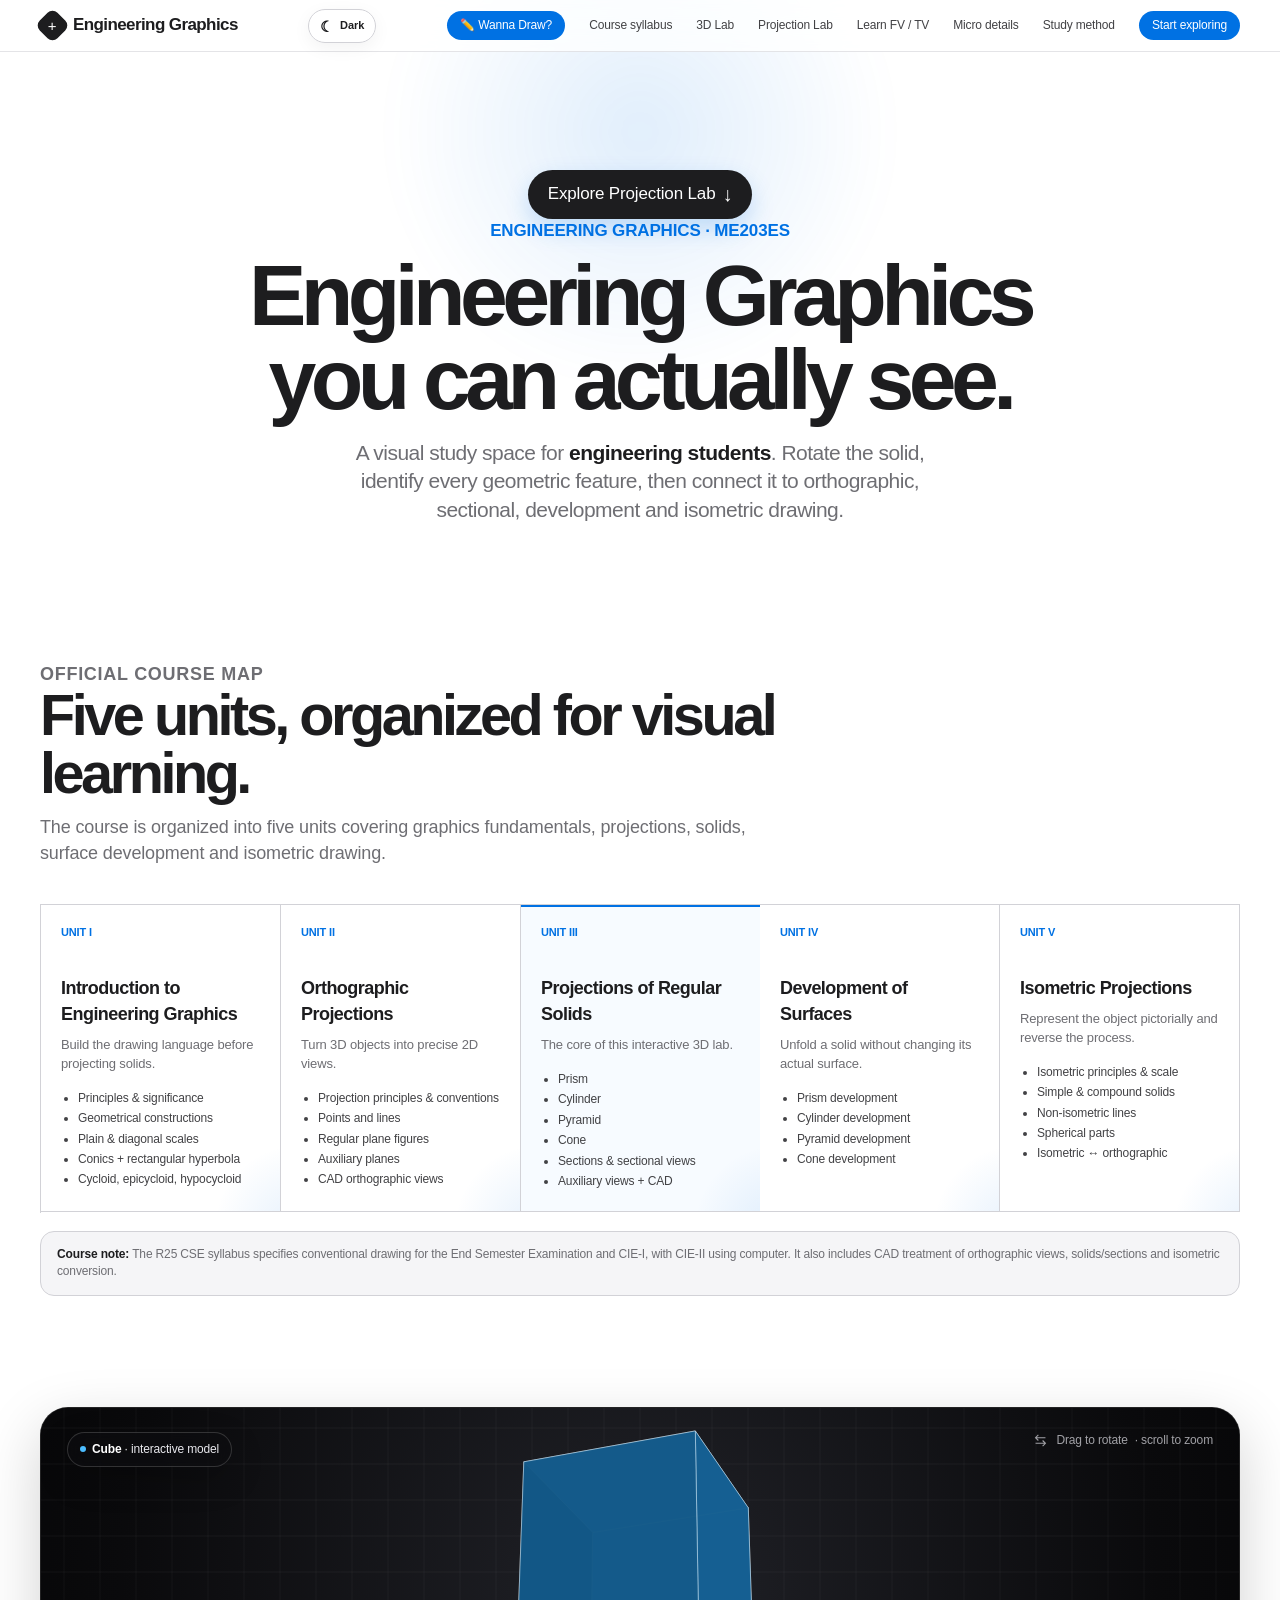
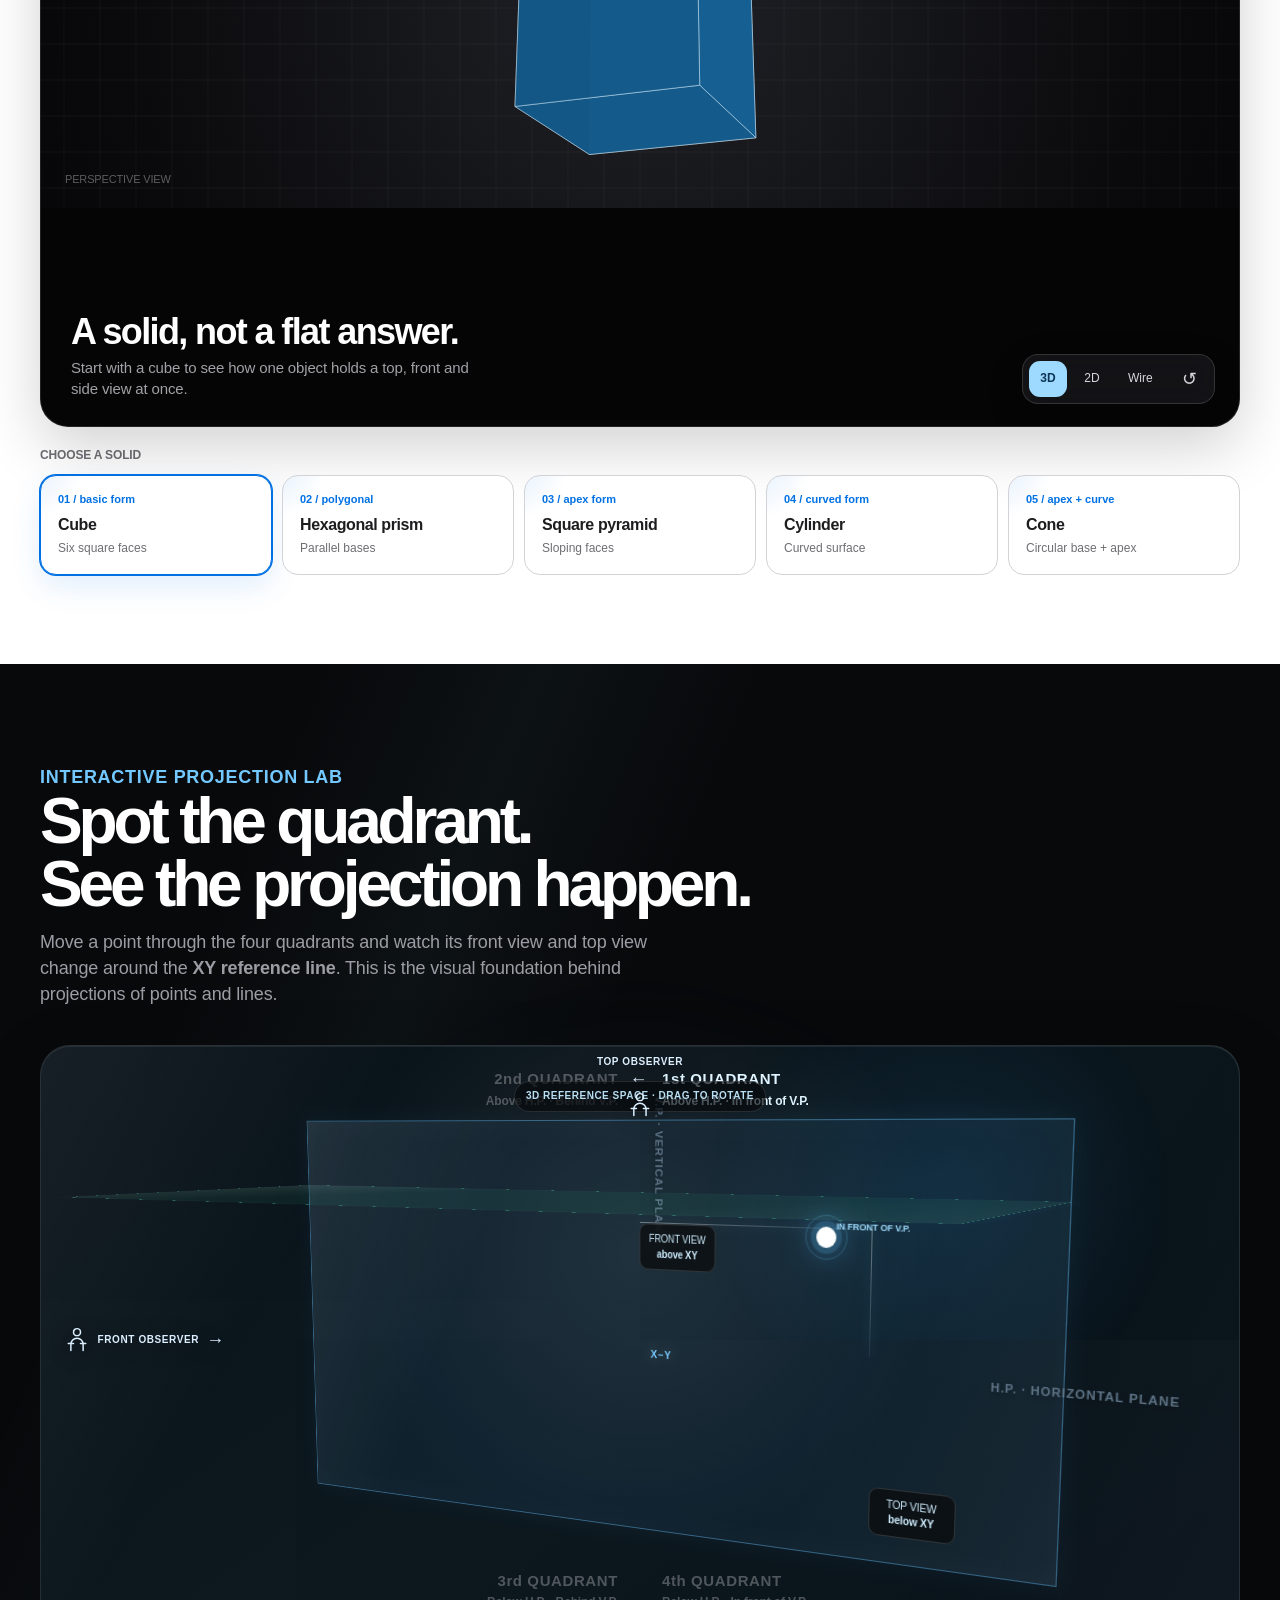
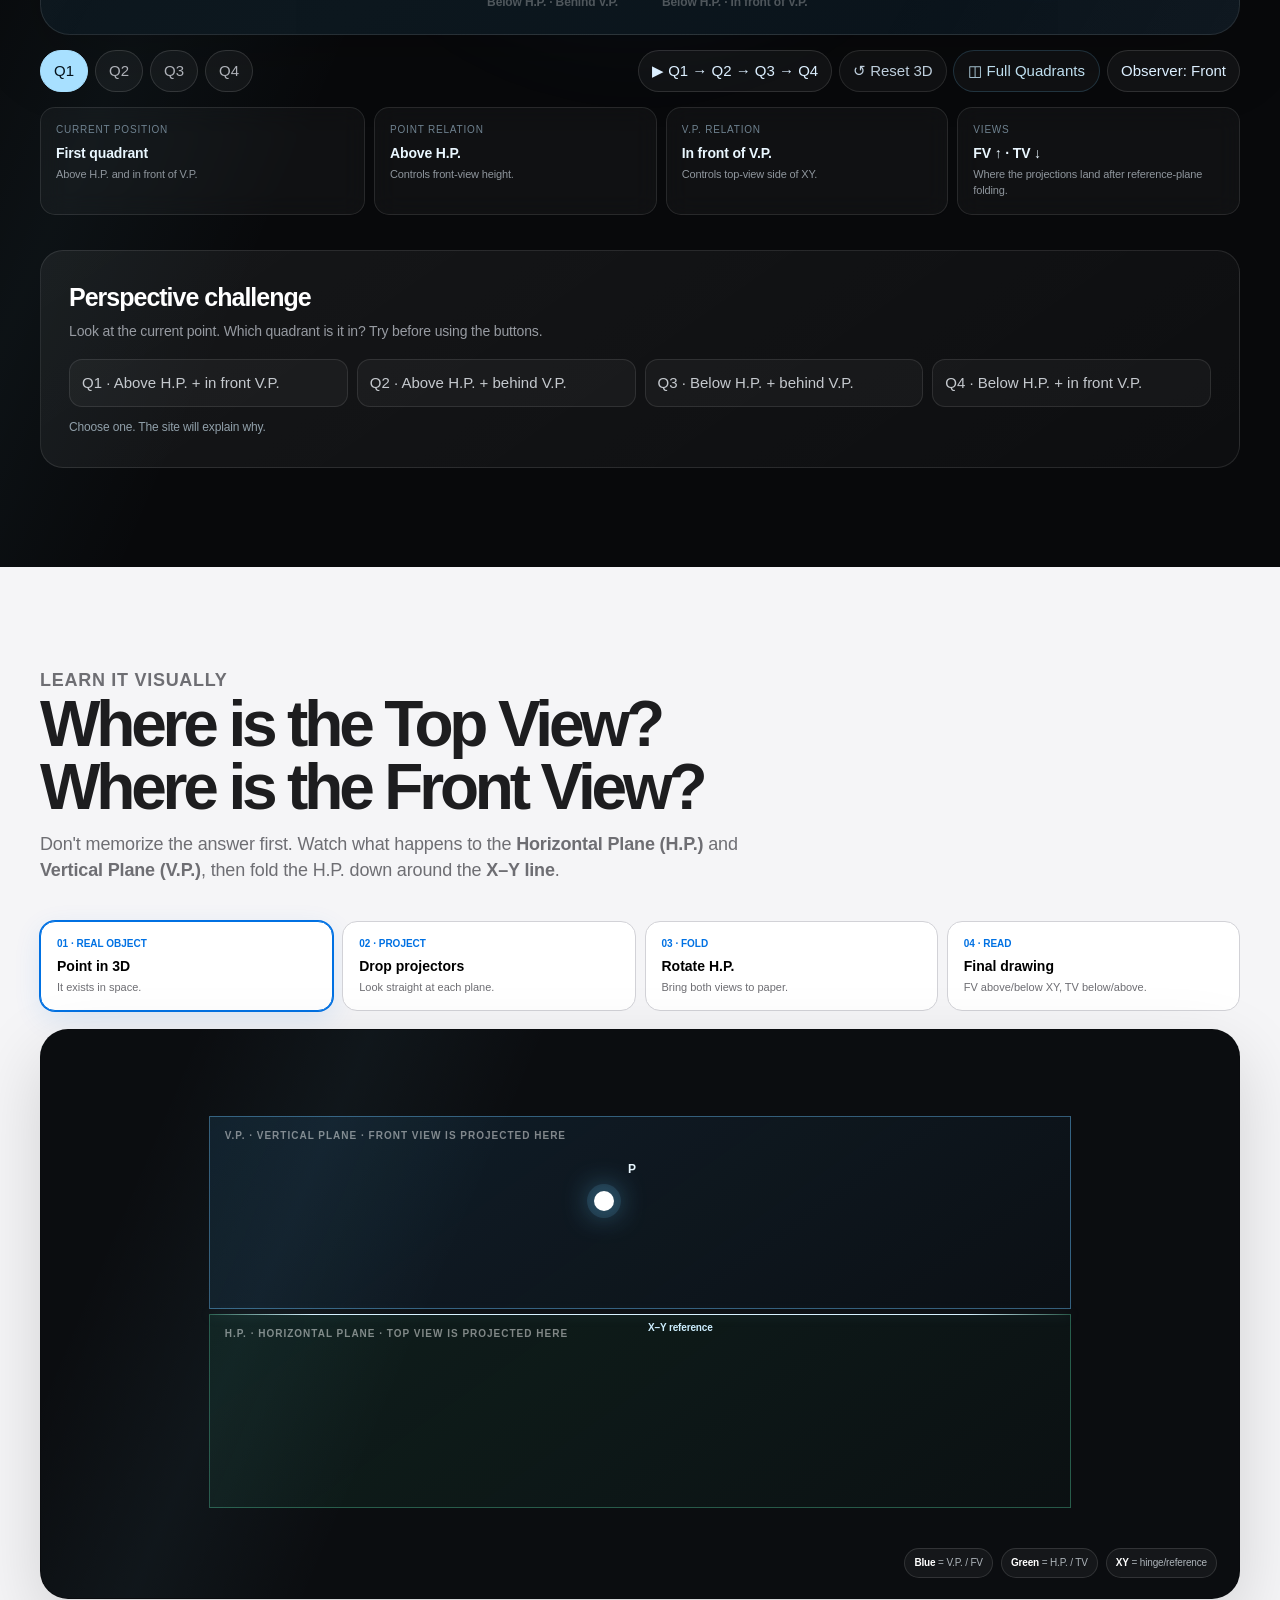
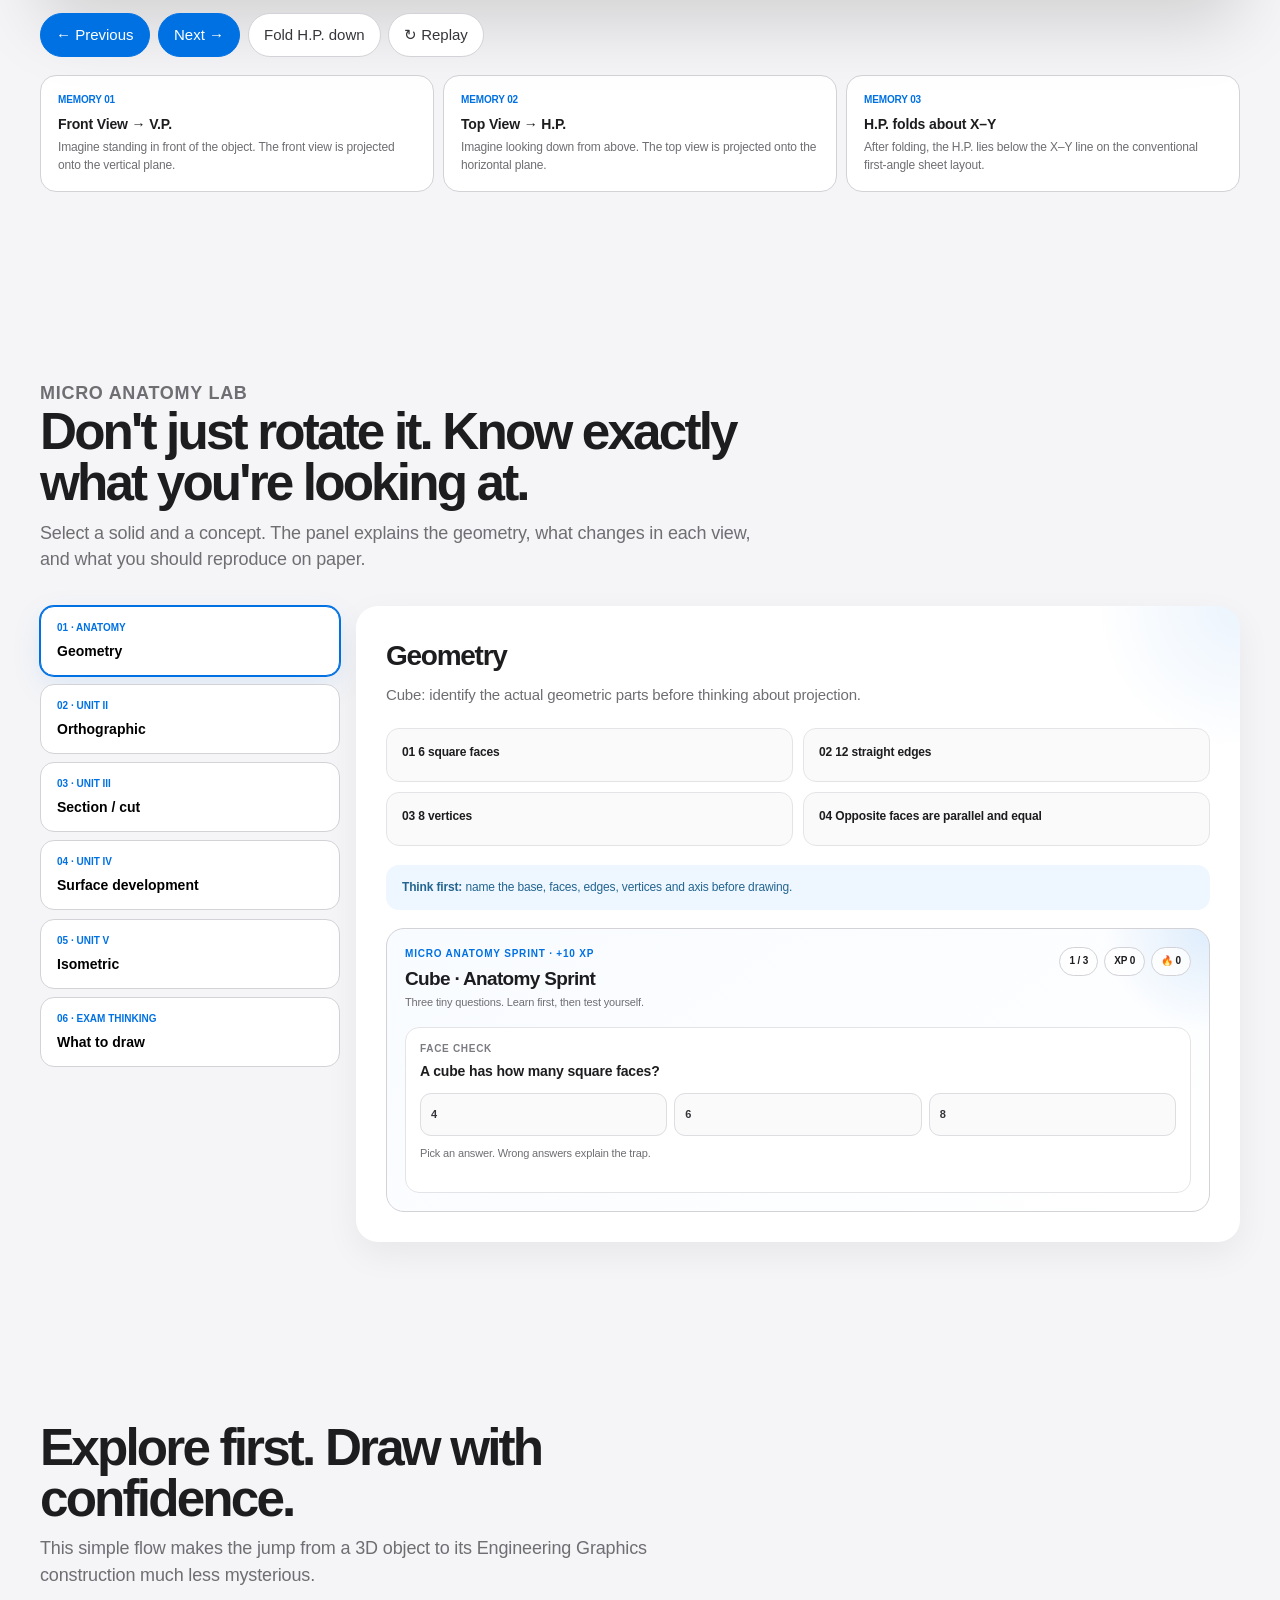
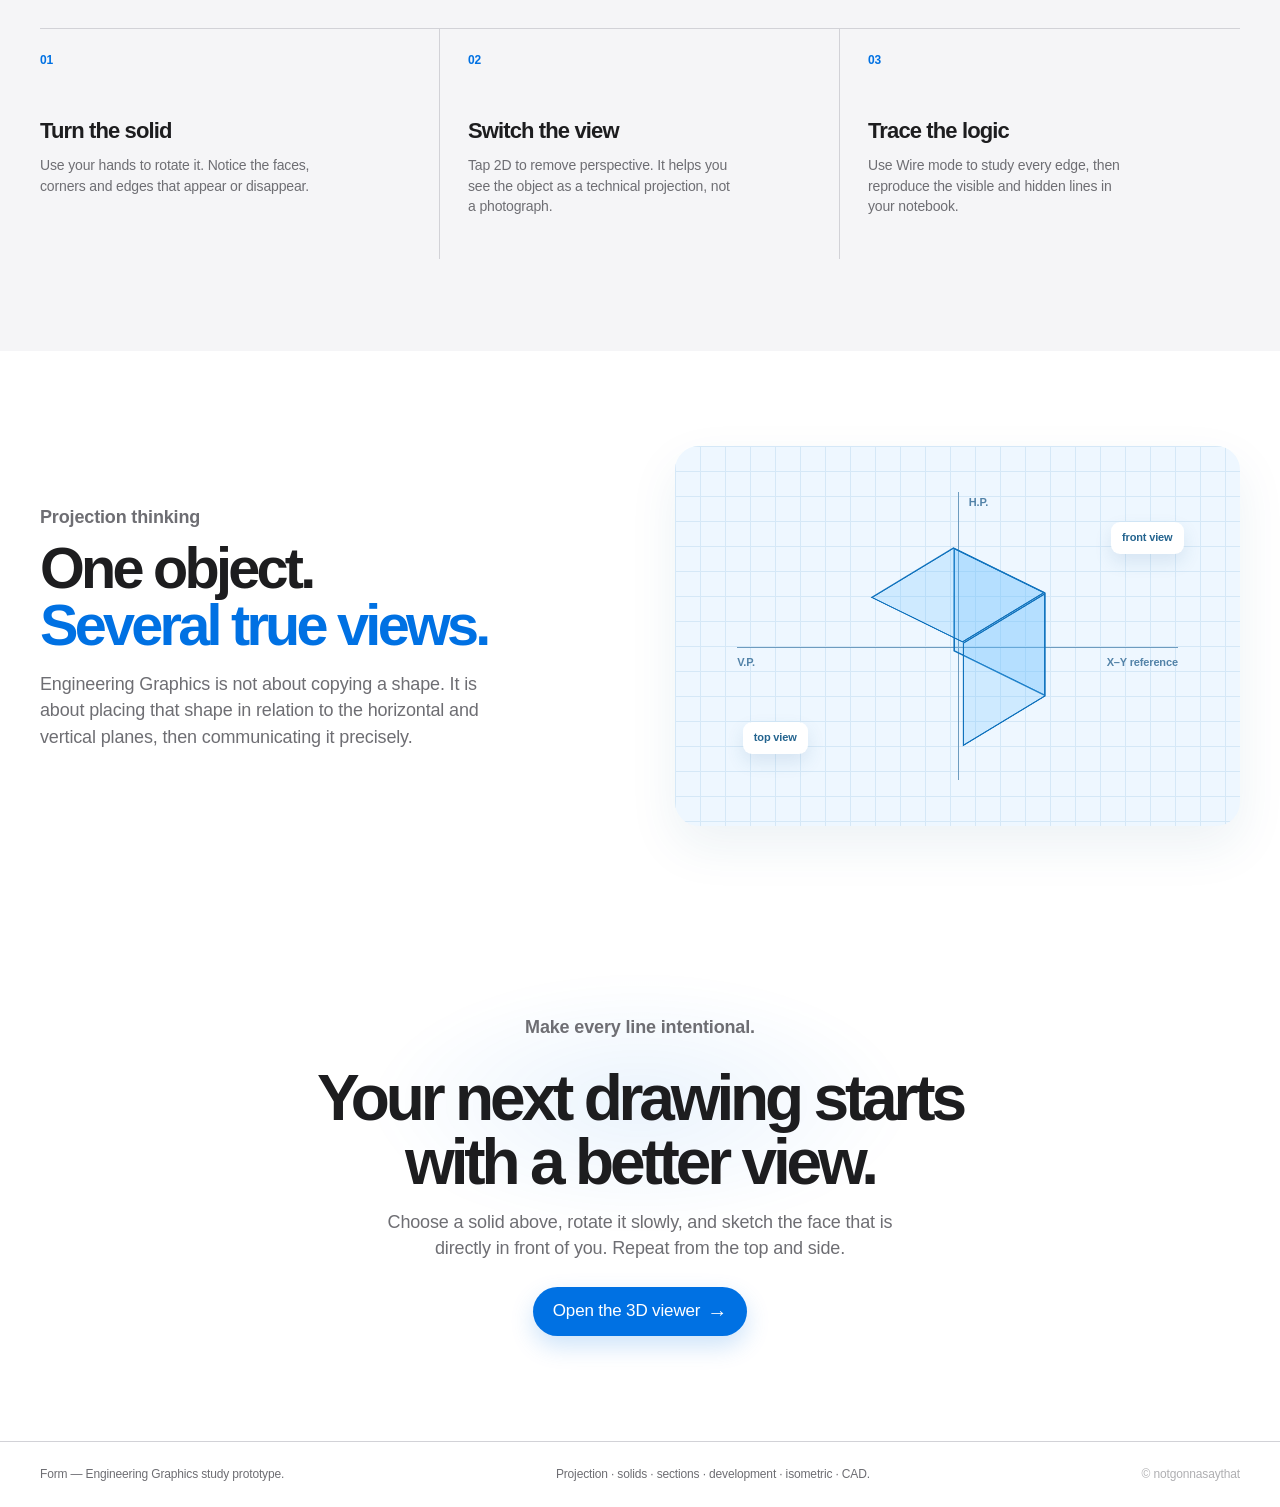
<file: index.html>
<!doctype html>
<html lang="en">
<head>
  <meta charset="utf-8" />
  <meta name="viewport" content="width=device-width, initial-scale=1" />
  <meta name="description" content="Engineering Graphics study tool with interactive 3D solids, orthographic projection, sections, surface development and isometric visualization." />
  <title>Engineering Graphics Learning Lab</title>
  <style>
    :root { --ink:#1d1d1f; --muted:#6e6e73; --blue:#0071e3; --blue-deep:#0062c4; --line:#d2d2d7; --wash:#f5f5f7; --dark:#050506; }
    * { box-sizing:border-box; }
    html { scroll-behavior:smooth; scroll-padding-top:70px; }
    body { margin:0; background:#fff; color:var(--ink); font:15px/1.45 -apple-system, BlinkMacSystemFont, "SF Pro Display", "Segoe UI", sans-serif; letter-spacing:-.01em; }
    a { color:inherit; text-decoration:none; }
    button { font:inherit; cursor:pointer; }
    .shell { width:min(1200px, calc(100% - 44px)); margin:auto; }
    .nav { position:sticky; z-index:20; top:0; height:52px; backdrop-filter:blur(16px) saturate(180%); background:rgba(255,255,255,.78); border-bottom:1px solid rgba(210,210,215,.6); }
    .nav-inner { height:100%; display:flex; justify-content:space-between; align-items:center; }
    .brand { display:flex; align-items:center; gap:8px; font-size:17px; font-weight:650; letter-spacing:-.035em; }
    .brand-mark { display:grid; place-items:center; width:25px; height:25px; border-radius:7px; background:#1d1d1f; color:#fff; font-size:15px; font-weight:500; transform:rotate(45deg); }
    .brand-mark span { transform:rotate(-45deg); }
    .nav-links { display:flex; align-items:center; gap:24px; color:#424245; font-size:12px; }
    .nav-links a:hover { color:var(--blue); }
    .nav-button, .button { display:inline-flex; justify-content:center; align-items:center; border:0; border-radius:980px; color:#fff; background:var(--blue); font-weight:500; }
    .nav-button { padding:6px 13px; font-size:12px; }.nav-button:hover, .button:hover { background:var(--blue-deep); }
    .menu { display:none; border:0; color:var(--ink); background:transparent; font-size:22px; }
    .intro { padding:92px 0 45px; text-align:center; }
    .eyebrow { margin:0 0 10px; color:var(--blue); font-size:17px; font-weight:600; }
    h1 { max-width:850px; margin:0 auto 17px; font-size:clamp(46px, 7vw, 86px); line-height:.98; letter-spacing:-.065em; }
    .intro-copy { max-width:610px; margin:0 auto; color:var(--muted); font-size:21px; line-height:1.35; letter-spacing:-.025em; }
    .intro-copy b { color:var(--ink); font-weight:600; }
    .viewer-section { padding:20px 0 88px; }
    .viewer { position:relative; overflow:hidden; min-height:620px; border-radius:28px; background:var(--dark); color:#fff; box-shadow:0 20px 60px rgba(0,0,0,.18); }
    #scene { display:block; width:100%; height:620px; touch-action:none; cursor:grab; }.dragging #scene { cursor:grabbing; }
    .viewer-top { position:absolute; z-index:2; top:24px; left:26px; right:26px; display:flex; justify-content:space-between; align-items:start; pointer-events:none; }
    .model-badge { pointer-events:auto; padding:8px 12px; border:1px solid rgba(255,255,255,.16); border-radius:980px; background:rgba(14,14,16,.64); backdrop-filter:blur(10px); color:#e8e8ed; font-size:12px; }.model-badge b { color:#fff; font-weight:600; }.model-badge i { display:inline-block; width:6px; height:6px; margin-right:6px; border-radius:50%; background:#4cbdff; vertical-align:1px; }
    .hint { display:flex; align-items:center; gap:7px; color:#a1a1a6; font-size:12px; }.hint svg { width:17px; height:17px; stroke:currentColor; fill:none; stroke-width:1.5; }
    .viewer-caption { position:absolute; z-index:2; left:30px; bottom:26px; width:min(415px, calc(100% - 60px)); pointer-events:none; }.viewer-caption h2 { margin:0 0 7px; font-size:clamp(27px, 3vw, 36px); line-height:1; letter-spacing:-.045em; }.viewer-caption p { margin:0; color:#a1a1a6; font-size:15px; }
    .controls { position:absolute; z-index:3; right:24px; bottom:22px; display:flex; gap:6px; padding:6px; border:1px solid rgba(255,255,255,.14); border-radius:16px; background:rgba(24,24,27,.78); backdrop-filter:blur(12px); }
    .control { min-width:38px; height:36px; padding:0 11px; border:0; border-radius:11px; color:#d7d7db; background:transparent; font-size:12px; }.control:hover { color:#fff; background:rgba(255,255,255,.12); }.control.active { color:#0d3556; background:#9edaff; font-weight:600; }
    .control-icon { padding:0; font-size:18px; }
    .selector-wrap { margin-top:20px; }
    .selector-label { margin:0 0 11px; color:var(--muted); font-size:12px; font-weight:600; }
    .model-selector { display:grid; grid-template-columns:repeat(5, 1fr); gap:10px; }
    .model-card { min-height:84px; padding:16px 17px; border:1px solid var(--line); border-radius:16px; color:#1d1d1f; background:#fff; text-align:left; transition:.2s ease; }.model-card:hover { transform:translateY(-2px); border-color:#a0a0a5; }.model-card.active { border-color:var(--blue); box-shadow:0 0 0 1px var(--blue); }.model-card span { display:block; margin-bottom:5px; color:var(--blue); font-size:11px; font-weight:600; }.model-card b { display:block; font-size:16px; letter-spacing:-.025em; }.model-card small { color:var(--muted); font-size:12px; }
    .learn { padding:92px 0; background:var(--wash); }
    .learn-head { max-width:680px; margin-bottom:40px; }.learn h2 { margin:0 0 11px; font-size:clamp(34px,4vw,52px); line-height:1; letter-spacing:-.055em; }.learn-head p { margin:0; color:var(--muted); font-size:18px; }
    .steps { display:grid; grid-template-columns:repeat(3, 1fr); border-top:1px solid var(--line); }.step { min-height:230px; padding:23px 28px 15px 0; border-right:1px solid var(--line); }.step:not(:first-child) { padding-left:28px; }.step:last-child { border-right:0; }.step-num { display:block; margin-bottom:46px; color:var(--blue); font-size:12px; font-weight:600; }.step h3 { margin:0 0 8px; font-size:22px; letter-spacing:-.04em; }.step p { max-width:270px; margin:0; color:var(--muted); font-size:14px; }
    .explain { display:grid; grid-template-columns:1fr 1fr; gap:70px; align-items:center; padding:95px 0; }.explain h2 { margin:0 0 15px; font-size:clamp(36px,4.5vw,60px); line-height:.98; letter-spacing:-.065em; }.explain p { max-width:440px; color:var(--muted); font-size:18px; line-height:1.45; }.blue { color:var(--blue); }
    .diagram { position:relative; min-height:380px; overflow:hidden; border-radius:24px; background:#eef7ff; }.diagram-grid { position:absolute; inset:0; background-image:linear-gradient(#d5e8f7 1px,transparent 1px),linear-gradient(90deg,#d5e8f7 1px,transparent 1px); background-size:25px 25px; }.axis { position:absolute; background:#6e9cbf; }.axis-x { left:11%; right:11%; top:53%; height:1px; }.axis-y { top:12%; bottom:12%; left:50%; width:1px; }.axis-label { position:absolute; color:#5383a8; font-size:11px; font-weight:600; }.label-x { right:11%; top:55%; }.label-h { top:13%; left:52%; }.label-v { left:11%; top:55%; }
    .mini-solid { position:absolute; left:50%; top:53%; width:124px; height:124px; transform:translate(-50%,-50%) rotateX(57deg) rotateZ(42deg); transform-style:preserve-3d; }.mini-solid div { position:absolute; width:124px; height:124px; border:2px solid #1173bd; background:rgba(90,186,255,.22); }.mini-solid div:nth-child(1) { transform:translateZ(62px); }.mini-solid div:nth-child(2) { transform:rotateY(90deg) translateZ(62px); }.mini-solid div:nth-child(3) { transform:rotateX(90deg) translateZ(62px); }
    .callout { position:absolute; padding:8px 11px; border-radius:9px; background:#fff; color:#24648f; box-shadow:0 8px 18px rgba(39,100,144,.12); font-size:11px; font-weight:600; }.callout-one { top:20%; right:10%; }.callout-two { bottom:19%; left:12%; }
    .cta { padding:93px 0 105px; text-align:center; }.cta h2 { max-width:670px; margin:0 auto 15px; font-size:clamp(38px,5vw,64px); line-height:1; letter-spacing:-.065em; }.cta p { max-width:520px; margin:0 auto 26px; color:var(--muted); font-size:18px; }.button { padding:12px 20px; font-size:17px; }.button span { margin-left:7px; font-size:20px; line-height:0; }
    footer { padding:24px 0; border-top:1px solid var(--line); color:var(--muted); font-size:12px; }.footer-inner { display:flex; justify-content:space-between; gap:20px; }.footer-inner p { margin:0; }
    @media (max-width:1050px) { .model-selector { grid-template-columns:repeat(3,1fr); } }\n    @media (max-width:720px) { .shell { width:min(100% - 30px,1200px); }.nav { height:auto; min-height:58px; }.nav-inner { min-height:58px; height:auto; flex-wrap:wrap; padding:7px 0 8px; row-gap:5px; }.nav-actions { display:flex; align-items:center; }.nav-links { display:grid !important; position:static; width:100%; grid-template-columns:repeat(2,minmax(0,1fr)); gap:6px; padding:5px 0 0; border:0; background:transparent; box-shadow:none; }.nav-links a:not(.nav-button) { display:flex; align-items:center; justify-content:center; min-height:34px; padding:7px 8px; border:1px solid var(--line); border-radius:10px; background:rgba(255,255,255,.72); font-size:11px; }.nav-links .nav-button { grid-column:1 / -1; min-height:36px; }.intro { padding:64px 0 26px; }.intro-copy { font-size:18px; }.viewer-section { padding-bottom:60px; }.viewer { min-height:510px; border-radius:20px; } #scene { height:510px; }.viewer-top { top:17px; left:18px; right:18px; }.hint { font-size:0; }.viewer-caption { left:20px; bottom:82px; width:calc(100% - 40px); }.viewer-caption p { font-size:14px; }.controls { right:18px; bottom:17px; }.model-selector { grid-template-columns:1fr 1fr; }.model-card { min-height:77px; padding:12px 13px; }.model-card b { font-size:14px; }.learn,.explain { padding:65px 0; }.steps { grid-template-columns:1fr; }.step,.step:not(:first-child) { min-height:unset; padding:22px 0; border-right:0; border-bottom:1px solid var(--line); }.step-num { margin-bottom:17px; }.explain { grid-template-columns:1fr; gap:35px; }.diagram { min-height:320px; }.footer-inner { flex-direction:column; }.hide-mobile { display:none; } }

    .syllabus { padding:92px 0; background:#fff; }
    .section-kicker { margin:0 0 10px; color:var(--blue); font-size:12px; font-weight:700; letter-spacing:.04em; text-transform:uppercase; }
    .syllabus-head { max-width:760px; margin-bottom:38px; }
    .syllabus-head h2 { margin:0 0 12px; font-size:clamp(36px,4.5vw,58px); line-height:1; letter-spacing:-.06em; }
    .syllabus-head p { margin:0; color:var(--muted); font-size:18px; }
    .unit-grid { display:grid; grid-template-columns:repeat(5,1fr); border-top:1px solid var(--line); border-left:1px solid var(--line); }
    .unit-card { min-height:285px; padding:20px; border-right:1px solid var(--line); border-bottom:1px solid var(--line); background:#fff; }
    .unit-card.active { background:#f7fbff; box-shadow:inset 0 2px 0 var(--blue); }
    .unit-no { display:block; margin-bottom:34px; color:var(--blue); font-size:11px; font-weight:700; }
    .unit-card h3 { margin:0 0 9px; font-size:18px; letter-spacing:-.03em; }
    .unit-card p { margin:0 0 14px; color:var(--muted); font-size:13px; }
    .unit-card ul { margin:0; padding-left:17px; color:#424245; font-size:12px; line-height:1.7; }
    .jntuh-note { margin-top:18px; padding:14px 16px; border:1px solid var(--line); border-radius:14px; color:var(--muted); background:var(--wash); font-size:12px; }
    .jntuh-note b { color:var(--ink); }
    .model-detail { padding:88px 0; background:#f5f5f7; }
    .detail-head { max-width:720px; margin-bottom:34px; }
    .detail-head h2 { margin:0 0 11px; font-size:clamp(34px,4vw,52px); line-height:1; letter-spacing:-.055em; }
    .detail-head p { margin:0; color:var(--muted); font-size:18px; }
    .detail-layout { display:grid; grid-template-columns:300px 1fr; gap:16px; align-items:start; }
    .detail-tabs { display:grid; gap:8px; }
    .detail-tab { width:100%; padding:14px 16px; border:1px solid var(--line); border-radius:14px; background:#fff; text-align:left; }
    .detail-tab.active { border-color:var(--blue); box-shadow:0 0 0 1px var(--blue); }
    .detail-tab span { display:block; color:var(--blue); font-size:10px; font-weight:700; text-transform:uppercase; margin-bottom:4px; }
    .detail-tab b { font-size:14px; }
    .detail-panel { min-height:420px; padding:30px; border-radius:22px; background:#fff; box-shadow:0 12px 35px rgba(0,0,0,.06); }
    .detail-panel h3 { margin:0 0 8px; font-size:28px; letter-spacing:-.045em; }
    .detail-panel .lead { margin:0 0 22px; color:var(--muted); font-size:15px; max-width:720px; }
    .micro-grid { display:grid; grid-template-columns:repeat(2,1fr); gap:10px; }
    .micro { padding:15px; border:1px solid #e4e4e7; border-radius:13px; background:#fafafa; }
    .micro b { display:block; margin-bottom:5px; font-size:12px; }
    .micro p { margin:0; color:#5d5d63; font-size:12px; line-height:1.55; }
    .exam-strip { margin-top:18px; padding:14px 16px; border-radius:13px; background:#eef7ff; color:#24648f; font-size:12px; }
    .source-row { margin-top:24px; color:var(--muted); font-size:11px; }
    .source-row a { color:var(--blue); text-decoration:underline; }
    @media (max-width:900px) { .unit-grid { grid-template-columns:repeat(2,1fr); } .detail-layout { grid-template-columns:1fr; } .detail-tabs { grid-template-columns:repeat(2,1fr); } }
    @media (max-width:720px) { .syllabus,.model-detail { padding:65px 0; } .unit-grid { grid-template-columns:1fr; } .unit-card { min-height:unset; } .detail-tabs { grid-template-columns:1fr 1fr; } .detail-panel { padding:22px; } .micro-grid { grid-template-columns:1fr; } }

    /* ===== Glossy motion layer ===== */
    :root {
      --glass: rgba(255,255,255,.72);
      --glass-line: rgba(255,255,255,.58);
      --glow: rgba(0,113,227,.18);
      --ease-smooth: cubic-bezier(.22,1,.36,1);
    }
    body { overflow-x:hidden; }
    .nav {
      transition: background .45s var(--ease-smooth), box-shadow .45s var(--ease-smooth), border-color .45s var(--ease-smooth);
    }
    .nav.scrolled {
      background:rgba(255,255,255,.9);
      box-shadow:0 8px 30px rgba(0,0,0,.07);
      border-bottom-color:rgba(210,210,215,.85);
    }
    .brand-mark { transition:transform .65s var(--ease-smooth), box-shadow .45s ease; }
    .brand:hover .brand-mark {
      transform:rotate(405deg) scale(1.08);
      box-shadow:0 8px 22px rgba(0,0,0,.18);
    }
    .intro { position:relative; }
    .intro::before {
      content:"";
      position:absolute;
      width:520px;height:520px;
      left:50%;top:-180px;
      transform:translateX(-50%);
      border-radius:50%;
      background:radial-gradient(circle,rgba(0,113,227,.12),rgba(0,113,227,0) 68%);
      filter:blur(18px);
      pointer-events:none;
      animation:ambientFloat 8s ease-in-out infinite;
    }
    .intro > * { position:relative; z-index:1; }
    .eyebrow { animation:fadeUp .8s var(--ease-smooth) both; }
    .intro h1 { animation:heroReveal 1s var(--ease-smooth) .08s both; }
    .intro-copy { animation:fadeUp .9s var(--ease-smooth) .18s both; }

    .viewer {
      isolation:isolate;
      border:1px solid rgba(255,255,255,.12);
      transition:transform .65s var(--ease-smooth), box-shadow .65s var(--ease-smooth);
    }
    .viewer::after {
      content:"";
      position:absolute;
      inset:0;
      z-index:1;
      pointer-events:none;
      border-radius:inherit;
      background:linear-gradient(115deg,rgba(255,255,255,.12),transparent 23%,transparent 68%,rgba(255,255,255,.055));
      mix-blend-mode:screen;
    }
    .viewer:hover { box-shadow:0 28px 75px rgba(0,0,0,.22); }
    .model-badge, .controls {
      box-shadow:0 12px 35px rgba(0,0,0,.18);
    }
    .control {
      transition:transform .25s var(--ease-smooth),background .25s ease,color .25s ease;
    }
    .control:hover { transform:translateY(-2px); }
    .model-card {
      position:relative;
      overflow:hidden;
      transition:transform .45s var(--ease-smooth),box-shadow .45s var(--ease-smooth),border-color .3s ease;
    }
    .model-card::before {
      content:"";
      position:absolute;
      width:120px;height:120px;
      left:-75px;top:-75px;
      border-radius:50%;
      background:radial-gradient(circle,rgba(0,113,227,.13),transparent 70%);
      transition:transform .65s var(--ease-smooth);
    }
    .model-card:hover::before { transform:translate(70px,70px); }
    .model-card:hover {
      transform:translateY(-5px) scale(1.012);
      box-shadow:0 16px 35px rgba(0,0,0,.08);
    }
    .model-card.active {
      box-shadow:0 12px 30px rgba(0,113,227,.12),0 0 0 1px var(--blue);
    }

    .unit-card {
      position:relative;
      overflow:hidden;
      transition:transform .45s var(--ease-smooth),box-shadow .45s var(--ease-smooth),background .3s ease;
    }
    .unit-card::after {
      content:"";
      position:absolute;
      width:180px;height:180px;
      right:-110px;bottom:-110px;
      border-radius:50%;
      background:radial-gradient(circle,rgba(0,113,227,.1),transparent 68%);
      transition:transform .7s var(--ease-smooth);
      pointer-events:none;
    }
    .unit-card:hover { transform:translateY(-7px); box-shadow:0 18px 42px rgba(0,0,0,.08); z-index:2; }
    .unit-card:hover::after { transform:translate(-45px,-45px); }

    .detail-tab {
      transition:transform .35s var(--ease-smooth),box-shadow .35s var(--ease-smooth),border-color .3s ease;
    }
    .detail-tab:hover { transform:translateX(5px); box-shadow:0 10px 25px rgba(0,0,0,.06); }
    .detail-tab.active { box-shadow:0 10px 30px rgba(0,113,227,.1),0 0 0 1px var(--blue); }

    .detail-panel {
      position:relative;
      overflow:hidden;
      transition:box-shadow .5s var(--ease-smooth),transform .5s var(--ease-smooth);
    }
    .detail-panel::before {
      content:"";
      position:absolute;
      width:300px;height:300px;
      right:-150px;top:-150px;
      border-radius:50%;
      background:radial-gradient(circle,rgba(0,113,227,.08),transparent 68%);
      pointer-events:none;
    }
    .micro {
      transition:transform .35s var(--ease-smooth),border-color .3s ease,box-shadow .35s ease;
    }
    .micro:hover {
      transform:translateY(-4px);
      border-color:#c8ddea;
      box-shadow:0 10px 25px rgba(0,0,0,.055);
    }

    .diagram {
      box-shadow:0 20px 50px rgba(30,90,130,.08);
      transition:transform .7s var(--ease-smooth),box-shadow .7s var(--ease-smooth);
    }
    .diagram:hover {
      transform:perspective(900px) rotateX(2deg) rotateY(-2deg) translateY(-4px);
      box-shadow:0 28px 60px rgba(30,90,130,.13);
    }
    .mini-solid { animation:solidFloat 6s ease-in-out infinite; }

    .button {
      position:relative;
      overflow:hidden;
      box-shadow:0 10px 25px rgba(0,113,227,.2);
      transition:transform .35s var(--ease-smooth),box-shadow .35s ease,background .25s ease;
    }
    .button::before {
      content:"";
      position:absolute;
      top:0;left:-120%;
      width:70%;height:100%;
      transform:skewX(-22deg);
      background:linear-gradient(90deg,transparent,rgba(255,255,255,.4),transparent);
      transition:left .7s var(--ease-smooth);
    }
    .button:hover { transform:translateY(-3px); box-shadow:0 16px 35px rgba(0,113,227,.28); }
    .button:hover::before { left:150%; }

    .cta { position:relative; overflow:hidden; }
    .cta::before {
      content:"";
      position:absolute;
      width:560px;height:260px;
      left:50%;top:35%;
      transform:translate(-50%,-50%);
      background:radial-gradient(ellipse,rgba(0,113,227,.08),transparent 68%);
      filter:blur(12px);
      pointer-events:none;
    }
    .cta > * { position:relative; }

    /* Scroll reveal states */
    .reveal {
      opacity:0;
      transform:translateY(34px) scale(.985);
      transition:opacity .9s var(--ease-smooth),transform .9s var(--ease-smooth);
    }
    .reveal.visible { opacity:1; transform:none; }
    .reveal.delay-1 { transition-delay:.08s; }
    .reveal.delay-2 { transition-delay:.16s; }
    .reveal.delay-3 { transition-delay:.24s; }

    @keyframes fadeUp { from {opacity:0;transform:translateY(22px)} to {opacity:1;transform:none} }
    @keyframes heroReveal { from {opacity:0;transform:translateY(35px) scale(.97);filter:blur(8px)} to {opacity:1;transform:none;filter:blur(0)} }
    @keyframes ambientFloat { 0%,100%{transform:translateX(-50%) translateY(0) scale(1)} 50%{transform:translateX(-50%) translateY(28px) scale(1.08)} }
    @keyframes solidFloat { 0%,100%{transform:translate(-50%,-50%) rotateX(57deg) rotateZ(42deg)} 50%{transform:translate(-50%,-55%) rotateX(60deg) rotateZ(45deg)} }

    @media (prefers-reduced-motion:reduce) {
      *,*::before,*::after {
        animation-duration:.001ms !important;
        animation-iteration-count:1 !important;
        scroll-behavior:auto !important;
        transition-duration:.001ms !important;
      }
      .reveal { opacity:1; transform:none; }
    }

    /* ===== Projection Lab ===== */
    .projection-lab { padding:100px 0; background:#08090b; color:#fff; overflow:hidden; position:relative; }
    .projection-lab::before {
      content:""; position:absolute; width:760px; height:760px; left:50%; top:20%;
      transform:translateX(-50%); border-radius:50%;
      background:radial-gradient(circle,rgba(55,165,255,.12),transparent 65%);
      filter:blur(30px); pointer-events:none;
    }
    .projection-lab .shell { position:relative; z-index:1; }
    .projection-head { max-width:760px; margin-bottom:38px; }
    .projection-head .section-kicker { color:#72c8ff; }
    .projection-head h2 { margin:0 0 13px; font-size:clamp(38px,5vw,68px); line-height:.98; letter-spacing:-.065em; }
    .projection-head p { margin:0; color:#9c9da4; font-size:18px; max-width:650px; }
    .observer{position:absolute;z-index:6;display:flex;align-items:center;gap:7px;color:#dcefff;font-size:10px;font-weight:700;letter-spacing:.06em;text-transform:uppercase;pointer-events:none;filter:drop-shadow(0 4px 10px rgba(0,0,0,.28))}
    .observer svg{width:24px;height:24px;flex:none;stroke:currentColor;fill:none;stroke-width:1.7}
    .observer .observer-arrow{font-size:18px;line-height:1}
    .observer-front{left:2.5%;top:46%;transform:translateY(-50%)}
    .observer-top{left:50%;top:1.5%;transform:translateX(-50%);flex-direction:column;gap:2px}
    .observer-top .observer-arrow{transform:rotate(90deg)}
    body.dark .observer{color:#d9efff}
    @media(max-width:720px){
      .observer{font-size:8px;gap:4px}
      .observer svg{width:20px;height:20px}
      .observer-front{left:1.5%}
      .observer-top{top:1%}
    }
    .projection-stage {
      position:relative; min-height:590px; border-radius:30px; overflow:hidden;
      perspective:1200px; transform-style:preserve-3d;
      border:1px solid rgba(255,255,255,.12);
      background:radial-gradient(circle at 50% 35%,#1b2028 0,#0b0d10 54%,#050506 100%);
      box-shadow:0 30px 100px rgba(0,0,0,.38),inset 0 1px rgba(255,255,255,.08);
    }
    .projection-stage::after {
      content:""; position:absolute; inset:0; pointer-events:none;
      background:linear-gradient(120deg,rgba(255,255,255,.06),transparent 25%,transparent 75%,rgba(255,255,255,.025));
    }
    .plane {
      position:absolute; border:1px solid rgba(117,199,255,.3);
      background:linear-gradient(135deg,rgba(73,174,255,.07),rgba(73,174,255,.015));
      box-shadow:inset 0 0 45px rgba(73,174,255,.025);
    }
    .plane.hp { left:6%; right:6%; top:50%; height:1px; border:0; background:linear-gradient(90deg,transparent,rgba(114,200,255,.8),transparent); }
    .plane.vp { top:8%; bottom:8%; left:50%; width:1px; border:0; background:linear-gradient(180deg,transparent,rgba(114,200,255,.8),transparent); }
    .plane-label { position:absolute; color:#5e7486; font-size:11px; font-weight:700; letter-spacing:.08em; text-transform:uppercase; }
    .plane-label.xy { left:51%; top:51%; color:#78caff; }
    .plane-label.hp { right:7%; top:52%; }
    .plane-label.vp { left:51%; top:9%; writing-mode:vertical-rl; }
    .quadrant {
      position:absolute; width:42%; min-height:42%; padding:18px;
      color:rgba(255,255,255,.34); font-size:12px; font-weight:600;
      transition:color .45s ease,background .45s ease;
    }
    .quadrant strong { display:block; color:inherit; font-size:14px; margin-bottom:3px; }
    .quadrant.active { color:#dff4ff; background:radial-gradient(circle at center,rgba(61,177,255,.11),transparent 68%); }
    /* Teacher convention: Q1 top-right, Q2 top-left, Q3 bottom-left, Q4 bottom-right. */
    .q1 { right:6%; top:7%; }
    .q2 { left:6%; top:7%; text-align:right; }
    .q3 { left:6%; bottom:7%; text-align:right; }
    .q4 { right:6%; bottom:7%; }
    .point {
      position:absolute; width:18px; height:18px; margin:-9px 0 0 -9px; border-radius:50%;
      background:#fff; box-shadow:0 0 0 5px rgba(95,194,255,.16),0 0 28px rgba(92,197,255,.9);
      transition:left .75s var(--ease-smooth),top .75s var(--ease-smooth),box-shadow .35s ease;
      z-index:5; cursor:grab;
    }
    .point:active { cursor:grabbing; }
    .point::after {
      content:""; position:absolute; inset:-10px; border:1px solid rgba(112,205,255,.22);
      border-radius:50%; animation:pointPulse 2.2s ease-out infinite;
    }
    .projector {
      position:absolute; z-index:3; pointer-events:none;
      transition:left .75s var(--ease-smooth),top .75s var(--ease-smooth),width .75s var(--ease-smooth),height .75s var(--ease-smooth);
    }
    .projector.vertical { width:1px; background:linear-gradient(180deg,rgba(255,255,255,.55),rgba(114,200,255,.15)); }
    .projector.horizontal { height:1px; background:linear-gradient(90deg,rgba(255,255,255,.55),rgba(114,200,255,.15)); }
    .view-marker {
      position:absolute; z-index:4; min-width:82px; padding:7px 9px; border:1px solid rgba(255,255,255,.14);
      border-radius:9px; background:rgba(11,13,16,.8); backdrop-filter:blur(10px);
      color:#cfeeff; font-size:10px; text-align:center; opacity:0; transform:scale(.9);
      transition:opacity .5s ease,transform .5s var(--ease-smooth),left .75s var(--ease-smooth),top .75s var(--ease-smooth);
    }
    .view-marker.visible { opacity:1; transform:scale(1); }
    .lab-ui { display:grid; grid-template-columns:1fr auto; gap:15px; margin-top:15px; align-items:center; }
    .quadrant-buttons { display:flex; flex-wrap:wrap; gap:7px; }
    .q-btn, .tour-btn {
      border:1px solid rgba(255,255,255,.13); border-radius:999px; padding:9px 13px;
      color:#aeb1b8; background:rgba(255,255,255,.045); transition:.3s var(--ease-smooth);
    }
    .q-btn:hover,.tour-btn:hover { color:#fff; background:rgba(255,255,255,.1); transform:translateY(-2px); }
    .q-btn.active { color:#06131c; background:#a8e0ff; border-color:#a8e0ff; box-shadow:0 7px 22px rgba(77,187,255,.22); }
    .tour-btn { color:#dcefff; }
    .projection-info {
      margin-top:15px; display:grid; grid-template-columns:1.15fr repeat(3,1fr); gap:9px;
    }
    .projection-info-card {
      padding:15px; border:1px solid rgba(255,255,255,.1); border-radius:15px;
      background:rgba(255,255,255,.035); backdrop-filter:blur(12px);
    }
    .projection-info-card span { display:block; color:#6f8290; font-size:10px; text-transform:uppercase; letter-spacing:.08em; margin-bottom:6px; }
    .projection-info-card b { display:block; color:#eaf7ff; font-size:14px; }
    .projection-info-card p { margin:4px 0 0; color:#8f969d; font-size:11px; line-height:1.45; }
    .challenge {
      margin-top:35px; padding:28px; border-radius:23px; border:1px solid rgba(255,255,255,.1);
      background:linear-gradient(145deg,rgba(255,255,255,.06),rgba(255,255,255,.025));
    }
    .challenge h3 { margin:0 0 6px; font-size:25px; letter-spacing:-.04em; }
    .challenge p { margin:0 0 17px; color:#979ba2; font-size:14px; }
    .challenge-options { display:grid; grid-template-columns:repeat(4,1fr); gap:9px; }
    .challenge-option {
      border:1px solid rgba(255,255,255,.1); border-radius:13px; padding:12px;
      background:rgba(255,255,255,.035); color:#c5c9ce; text-align:left; transition:.3s var(--ease-smooth);
    }
    .challenge-option:hover { transform:translateY(-3px); background:rgba(255,255,255,.08); }
    .challenge-option.correct { border-color:#70d6a2; background:rgba(55,205,135,.1); color:#baf7d7; }
    .challenge-option.wrong { border-color:#ff8f8f; background:rgba(255,90,90,.08); color:#ffc4c4; }
    .challenge-feedback { margin-top:12px; min-height:20px; color:#91a0aa; font-size:12px; }
    @keyframes pointPulse { 0%{transform:scale(.7);opacity:.8} 75%,100%{transform:scale(1.65);opacity:0} }
    @media (max-width:900px) {
      .projection-info { grid-template-columns:1fr 1fr; }
      .challenge-options { grid-template-columns:1fr 1fr; }
    }
    @media (max-width:720px) {
      .projection-lab { padding:70px 0; }
      .projection-stage { min-height:470px; border-radius:21px; }
      .quadrant { font-size:9px; padding:11px; }
      .quadrant strong { font-size:11px; }
      .plane-label { font-size:8px; }
      .lab-ui { grid-template-columns:1fr; }
      .projection-info { grid-template-columns:1fr 1fr; }
      .challenge { padding:20px; }
      .challenge-options { grid-template-columns:1fr 1fr; }
    }

    /* ===== Learn the projection: 3D -> planes -> folded drawing ===== */
    .projection-explainer { padding:100px 0; background:#f5f5f7; }
    .projection-explainer-head { max-width:760px; margin-bottom:38px; }
    .projection-explainer-head h2 { margin:0 0 12px; font-size:clamp(38px,5vw,64px); line-height:.98; letter-spacing:-.065em; }
    .projection-explainer-head p { margin:0; color:var(--muted); font-size:18px; }
    .learning-steps { display:grid; grid-template-columns:repeat(4,1fr); gap:9px; margin-bottom:18px; }
    .learning-step {
      border:1px solid var(--line); border-radius:15px; padding:15px 16px; background:#fff;
      text-align:left; transition:.35s var(--ease-smooth); cursor:pointer;
    }
    .learning-step:hover { transform:translateY(-3px); box-shadow:0 12px 28px rgba(0,0,0,.06); }
    .learning-step.active { border-color:var(--blue); box-shadow:0 8px 28px rgba(0,113,227,.11),0 0 0 1px var(--blue); }
    .learning-step span { display:block; color:var(--blue); font-size:10px; font-weight:700; margin-bottom:5px; }
    .learning-step b { display:block; font-size:14px; }
    .learning-step small { display:block; margin-top:3px; color:var(--muted); font-size:11px; }
    .fold-stage {
      position:relative; min-height:570px; border-radius:28px; overflow:hidden;
      background:#0b0d10; color:#fff; border:1px solid rgba(0,0,0,.08);
      box-shadow:0 25px 70px rgba(0,0,0,.15);
    }
    .fold-copy {
      position:absolute; z-index:8; left:25px; top:24px; max-width:330px;
      padding:15px 17px; border:1px solid rgba(255,255,255,.13); border-radius:16px;
      background:rgba(10,12,15,.72); backdrop-filter:blur(14px);
    }
    /* Keep the projection diagram unobstructed on every screen size. */
    .fold-copy{display:none !important;}
    .fold-copy .mini-label { color:#70c8ff; font-size:10px; font-weight:700; letter-spacing:.08em; text-transform:uppercase; }
    .fold-copy h3 { margin:4px 0 5px; font-size:23px; letter-spacing:-.04em; }
    .fold-copy p { margin:0; color:#9ea4aa; font-size:12px; line-height:1.5; }
    .fold-stage-inner {
      position:absolute; inset:0; perspective:1200px; transform-style:preserve-3d;
    }
    .vp-plane, .hp-plane {
      position:absolute; transform-style:preserve-3d; transform-origin:50% 50%;
      transition:transform 1.05s var(--ease-smooth), left .7s var(--ease-smooth), top .7s var(--ease-smooth), width .7s var(--ease-smooth), height .7s var(--ease-smooth);
      overflow:hidden;
    }
    .vp-plane {
      left:14%; top:15%; width:72%; height:34%;
      border:1px solid rgba(105,195,255,.42);
      background:linear-gradient(145deg,rgba(54,153,220,.13),rgba(54,153,220,.025));
      transform:rotateX(0deg) rotateY(0deg);
    }
    .hp-plane {
      left:14%; top:50%; width:72%; height:34%;
      border:1px solid rgba(90,215,166,.35);
      background:linear-gradient(145deg,rgba(48,190,139,.10),rgba(48,190,139,.025));
      transform-origin:50% 0%;
      transform:rotateX(0deg);
    }
    .fold-stage.folded .hp-plane { transform:rotateX(76deg); }
    .plane-name {
      position:absolute; left:15px; top:12px; color:rgba(255,255,255,.48);
      font-size:10px; font-weight:700; letter-spacing:.1em; text-transform:uppercase;
    }
    .xy-line {
      position:absolute; z-index:4; left:14%; right:14%; top:50%; height:1px;
      background:linear-gradient(90deg,transparent,#d8f2ff 12%,#d8f2ff 88%,transparent);
      box-shadow:0 0 12px rgba(150,220,255,.35);
      transition:top .7s var(--ease-smooth);
    }
    .xy-tag {
      position:absolute; z-index:5; left:50%; top:50%; transform:translate(8px,7px);
      color:#cdeeff; font-size:10px; font-weight:700;
    }
    .point3d {
      position:absolute; z-index:7; left:47%; top:30%; width:20px; height:20px;
      margin:-10px 0 0 -10px; border-radius:50%; background:#fff;
      box-shadow:0 0 0 7px rgba(106,203,255,.13),0 0 30px rgba(100,205,255,.9);
      transition:left .9s var(--ease-smooth),top .9s var(--ease-smooth),opacity .5s ease;
    }
    .point3d-label {
      position:absolute; z-index:7; left:49%; top:25%; color:#e8f7ff; font-size:12px; font-weight:700;
      transition:left .9s var(--ease-smooth),top .9s var(--ease-smooth),opacity .5s ease;
    }
    .project-line {
      position:absolute; z-index:6; pointer-events:none; background:rgba(220,245,255,.48);
      transition:left .8s var(--ease-smooth),top .8s var(--ease-smooth),width .8s var(--ease-smooth),height .8s var(--ease-smooth),opacity .5s ease;
    }
    .project-line.v { width:1px; }
    .project-line.h { height:1px; }
    .view-dot {
      position:absolute; z-index:7; width:12px; height:12px; margin:-6px 0 0 -6px; border-radius:50%;
      transition:left .9s var(--ease-smooth),top .9s var(--ease-smooth),opacity .5s ease;
    }
    .view-dot.fv { background:#72caff; box-shadow:0 0 18px rgba(114,202,255,.8); }
    .view-dot.tv { background:#6fe0ae; box-shadow:0 0 18px rgba(111,224,174,.75); }
    .view-label {
      position:absolute; z-index:8; padding:7px 9px; border-radius:9px;
      background:rgba(9,12,15,.8); border:1px solid rgba(255,255,255,.13);
      backdrop-filter:blur(9px); font-size:10px; color:#ccefff;
      transition:left .9s var(--ease-smooth),top .9s var(--ease-smooth),opacity .5s ease;
    }
    .view-label.tv { color:#bff5dc; }
    .fold-legend {
      position:absolute; z-index:9; right:22px; bottom:20px; display:flex; gap:8px; flex-wrap:wrap;
    }
    .legend-chip { padding:7px 9px; border:1px solid rgba(255,255,255,.12); border-radius:999px; background:rgba(255,255,255,.045); color:#aeb5bb; font-size:10px; }
    .legend-chip b { color:#fff; }
    .fold-controls { display:flex; gap:8px; margin-top:14px; flex-wrap:wrap; }
    .fold-btn {
      padding:10px 15px; border:1px solid var(--line); border-radius:999px; background:#fff;
      color:#35363a; transition:.3s var(--ease-smooth);
    }
    .fold-btn:hover { transform:translateY(-2px); box-shadow:0 10px 22px rgba(0,0,0,.07); }
    .fold-btn.primary { background:var(--blue); color:#fff; border-color:var(--blue); }
    .easy-rule {
      margin-top:18px; display:grid; grid-template-columns:repeat(3,1fr); gap:9px;
    }
    .easy-card {
      padding:17px; border-radius:16px; background:#fff; border:1px solid var(--line);
    }
    .easy-card span { display:block; color:var(--blue); font-size:10px; font-weight:700; margin-bottom:6px; }
    .easy-card b { display:block; margin-bottom:4px; font-size:14px; }
    .easy-card p { margin:0; color:var(--muted); font-size:12px; line-height:1.5; }
    @media(max-width:900px){ .learning-steps{grid-template-columns:1fr 1fr}.easy-rule{grid-template-columns:1fr 1fr} }
    @media(max-width:720px){
      .projection-explainer{padding:70px 0}.fold-stage{min-height:520px;border-radius:21px}
      .fold-copy{left:16px;top:16px;max-width:270px}.fold-copy h3{font-size:19px}
      .fold-legend{left:16px;right:16px;bottom:16px}.easy-rule{grid-template-columns:1fr}
    }
  /* ===== 60FPS MOTION LAYER ===== */
html { scroll-behavior:smooth; }
body { text-rendering:optimizeLegibility; -webkit-font-smoothing:antialiased; }
.nav, .viewer, .model-card, .unit-card, .detail-tab, .fold-btn, .control, .q-btn, .tour-btn {
  will-change:transform;
  backface-visibility:hidden;
  transform:translateZ(0);
}
.viewer { contain:layout paint; }
#scene { display:block; width:100%; height:100%; will-change:contents; }
.viewer::after {
  background:
    linear-gradient(115deg,rgba(255,255,255,.16),transparent 18%,transparent 55%,rgba(255,255,255,.06)),
    linear-gradient(90deg,transparent,rgba(120,210,255,.035),transparent);
  background-size:180% 100%, 220% 100%;
  animation:viewerSheen 7s linear infinite;
}
@keyframes viewerSheen {
  0% { background-position:140% 0, -120% 0; }
  100% { background-position:-40% 0, 120% 0; }
}
.intro::after {
  content:"";
  position:absolute;
  left:8%; right:8%; bottom:-20px;
  height:1px;
  background:linear-gradient(90deg,transparent,rgba(0,113,227,.22),transparent);
  animation:lineBreath 3.8s ease-in-out infinite;
}
@keyframes lineBreath {
  0%,100% { opacity:.25; transform:scaleX(.72); }
  50% { opacity:1; transform:scaleX(1); }
}
.projection-lab::after, .fold-stage::after {
  content:"";
  position:absolute;
  inset:-40%;
  pointer-events:none;
  background:linear-gradient(105deg,transparent 43%,rgba(120,220,255,.045) 50%,transparent 57%);
  transform:translateX(-18%) rotate(8deg);
  animation:labSweep 9s ease-in-out infinite;
}
@keyframes labSweep {
  0%,35% { transform:translateX(-28%) rotate(8deg); opacity:0; }
  50% { opacity:1; }
  70%,100% { transform:translateX(28%) rotate(8deg); opacity:0; }
}
.reveal { 
  will-change:opacity,transform;
  transform:translate3d(0,34px,0) scale(.985);
}
.reveal.visible { transform:translate3d(0,0,0) scale(1); }
.model-card:hover, .unit-card:hover, .detail-tab:hover, .control:hover, .fold-btn:hover {
  will-change:transform;
}
@media (prefers-reduced-motion: reduce) {
  .viewer::after, .intro::after, .projection-lab::after, .fold-stage::after { animation:none !important; }
}

  /* ===== Theme switch ===== */
.nav-actions{display:flex;align-items:center;gap:8px}
.theme-toggle{display:inline-flex;align-items:center;gap:7px;height:34px;padding:0 11px;border:1px solid var(--line);border-radius:999px;background:var(--glass);color:var(--ink);font-size:11px;font-weight:650;cursor:pointer;box-shadow:0 5px 18px rgba(0,0,0,.05);transition:transform .35s var(--ease-smooth),background .35s ease,border-color .35s ease,color .35s ease;will-change:transform}
.theme-toggle:hover{transform:translateY(-2px) scale(1.02)}
.theme-icon{font-size:15px;line-height:1}
.creator-watermark{position:fixed;z-index:12;right:14px;bottom:12px;pointer-events:none;padding:5px 9px;border:1px solid rgba(127,127,127,.16);border-radius:999px;color:rgba(90,90,96,.55);background:rgba(255,255,255,.36);backdrop-filter:blur(10px);-webkit-backdrop-filter:blur(10px);font-size:9px;letter-spacing:.08em;text-transform:lowercase;transition:background .4s ease,color .4s ease}
.watermark-footer{opacity:.55}
body.dark{--ink:#f5f5f7;--muted:#a7a7ad;--line:#303036;--wash:#111114;background:#09090b;color:var(--ink)}
body.dark .nav{background:rgba(12,12,15,.78);border-bottom-color:rgba(255,255,255,.09)}
body.dark .nav.scrolled{background:rgba(12,12,15,.92);box-shadow:0 8px 30px rgba(0,0,0,.32);border-bottom-color:rgba(255,255,255,.11)}
body.dark .nav-links{color:#c5c5ca}
body.dark .brand-mark{background:#f5f5f7;color:#111114}
body.dark .menu{color:var(--ink)}
body.dark .syllabus,body.dark .model-detail,body.dark .learn{background:#0d0d10}
body.dark .unit-card,body.dark .detail-tab,body.dark .detail-panel,body.dark .model-card{background:#151519;color:var(--ink);border-color:#303036}
body.dark .unit-card.active{background:#121b25}
body.dark .unit-card ul,body.dark .micro p{color:#b5b5bb}
body.dark .jntuh-note{background:#151519;border-color:#303036}
body.dark .jntuh-note b,body.dark .micro b{color:#f5f5f7}
body.dark .micro{background:#111114;border-color:#303036}
body.dark .detail-panel{box-shadow:0 18px 45px rgba(0,0,0,.28)}
body.dark .exam-strip{background:#102131;color:#9bd5ff}
body.dark .diagram{background:#111e28}
body.dark .diagram-grid{background-image:linear-gradient(#243947 1px,transparent 1px),linear-gradient(90deg,#243947 1px,transparent 1px)}
body.dark .callout{background:#181b20;color:#9bd5ff;box-shadow:0 8px 22px rgba(0,0,0,.28)}
body.dark .step{border-color:#303036}
body.dark .intro-copy b{color:#f5f5f7}
body.dark footer{border-color:#303036}
body.dark .creator-watermark{color:rgba(235,235,240,.5);background:rgba(20,20,24,.5);border-color:rgba(255,255,255,.1)}
body.dark .theme-toggle{color:#f5f5f7;border-color:#3a3a40}
body.dark .nav-links.open{background:rgba(14,14,17,.97)}
@media(max-width:720px){.theme-toggle{width:34px;padding:0;justify-content:center}.theme-text{display:none}.creator-watermark{right:9px;bottom:8px}}
/* ===== Refined dark mode + mouse-tracking glow ===== */
body.dark{
  --ink:#f4f4f5; --muted:#a1a1aa; --line:#29292f; --wash:#0b0b0e;
  --glass:rgba(18,18,22,.82); --glass-line:rgba(255,255,255,.10);
  background:#070709 !important; color:#f4f4f5;
}
body.dark .intro,
body.dark .cta,
body.dark .viewer-section,
body.dark .selector-wrap,
body.dark .syllabus,
body.dark .model-detail,
body.dark .learn,
body.dark .explain,
body.dark .projection-lab,
body.dark .fold-stage,
body.dark footer{
  background:#070709 !important;
  color:#f4f4f5;
}
body.dark .learn,
body.dark .model-detail,
body.dark .syllabus{
  background:#0b0b0e !important;
}
body.dark .unit-card,
body.dark .model-card,
body.dark .detail-tab,
body.dark .detail-panel,
body.dark .micro,
body.dark .jntuh-note,
body.dark .callout{
  background:#111115 !important;
  color:#f4f4f5;
  border-color:#29292f !important;
}
body.dark .unit-card p,
body.dark .unit-card ul,
body.dark .model-card small,
body.dark .detail-panel .lead,
body.dark .micro p,
body.dark .learn-head p,
body.dark .intro-copy,
body.dark .explain p,
body.dark .cta p,
body.dark .selector-label,
body.dark footer{
  color:#a1a1aa;
}
body.dark .unit-card.active{
  background:#101923 !important;
}
body.dark .diagram{
  background:#0c1116 !important;
  border:1px solid #252a30;
}
body.dark .diagram-grid{
  background-image:linear-gradient(#1c2933 1px,transparent 1px),linear-gradient(90deg,#1c2933 1px,transparent 1px) !important;
}
body.dark .axis{background:#46677d}
body.dark .axis-label{color:#76a9ca}
body.dark .callout{box-shadow:0 8px 22px rgba(0,0,0,.38)}
body.dark .steps{border-color:#29292f}
body.dark .step{border-color:#29292f}
body.dark .footer-inner{color:#a1a1aa}

/* Remove all viewer idle/wave motion. */
.viewer::after{animation:none !important;background:transparent !important}
.viewer{
  --mx:50%;
  --my:50%;
  isolation:isolate;
  transition:transform .18s ease-out;
}
.viewer::before{
  content:"";
  position:absolute;
  z-index:1;
  inset:0;
  pointer-events:none;
  background:radial-gradient(380px circle at var(--mx) var(--my),rgba(91,196,255,.14),rgba(91,196,255,.045) 24%,transparent 58%);
  opacity:.9;
  mix-blend-mode:screen;
  transition:opacity .25s ease;
}
.viewer.mouse-away::before{opacity:0}
body.dark .viewer::before{
  background:radial-gradient(420px circle at var(--mx) var(--my),rgba(76,190,255,.20),rgba(76,190,255,.055) 25%,transparent 62%);
}

/* Keep the model itself steady; mouse interaction is the light, not a wave. */
#scene{transform:none !important}

    /* ===== Dark mode: eliminate light-section leaks ===== */
    body.dark,
    body.dark main,
    body.dark .learn,
    body.dark .explain,
    body.dark .syllabus,
    body.dark .model-detail,
    body.dark .cta,
    body.dark footer {
      background:#070709 !important;
      color:#f4f4f5 !important;
    }
    body.dark .learn {
      background:#0b0b0e !important;
    }
    body.dark .learn-head p,
    body.dark .step p,
    body.dark .explain p,
    body.dark .syllabus-head p,
    body.dark .detail-head p,
    body.dark .detail-panel .lead,
    body.dark .cta p,
    body.dark .selector-label,
    body.dark .jntuh-note,
    body.dark .source-row,
    body.dark .model-card small {
      color:#a1a1aa !important;
    }
    body.dark .learn h2,
    body.dark .explain h2,
    body.dark .syllabus-head h2,
    body.dark .detail-head h2,
    body.dark .detail-panel h3,
    body.dark .step h3,
    body.dark .unit-card h3,
    body.dark .cta h2 {
      color:#f4f4f5 !important;
    }
    body.dark .steps,
    body.dark .step,
    body.dark .unit-grid,
    body.dark .unit-card {
      border-color:#29292f !important;
    }
    body.dark .unit-card,
    body.dark .model-card,
    body.dark .detail-tab,
    body.dark .detail-panel,
    body.dark .micro,
    body.dark .jntuh-note,
    body.dark .callout {
      background:#111115 !important;
      color:#f4f4f5 !important;
      border-color:#29292f !important;
    }
    body.dark .unit-card.active {
      background:#121a22 !important;
    }
    body.dark .micro p,
    body.dark .unit-card ul {
      color:#a1a1aa !important;
    }
    body.dark .exam-strip {
      background:#0d1d29 !important;
      color:#8ccfff !important;
    }
    body.dark .diagram {
      background:#0c1821 !important;
      box-shadow:0 20px 50px rgba(0,0,0,.35) !important;
    }
    body.dark .diagram-grid {
      background-image:linear-gradient(#1b3445 1px,transparent 1px),linear-gradient(90deg,#1b3445 1px,transparent 1px) !important;
    }
    body.dark .axis {
      background:#477b9d !important;
    }
    body.dark .axis-label {
      color:#78a9c9 !important;
    }
    body.dark .callout {
      color:#9edaff !important;
      box-shadow:0 8px 18px rgba(0,0,0,.28) !important;
    }
    body.dark .nav,
    body.dark .nav.scrolled {
      background:rgba(10,10,13,.88) !important;
      border-bottom-color:#29292f !important;
      box-shadow:0 8px 30px rgba(0,0,0,.35) !important;
    }
    body.dark .nav-links {
      color:#d4d4d8 !important;
    }
    body.dark .nav-links a:hover {
      color:#5bc4ff !important;
    }
    body.dark .brand {
      color:#f4f4f5 !important;
    }
    body.dark .brand-mark {
      background:#f4f4f5 !important;
      color:#070709 !important;
    }
    body.dark .menu {
      color:#f4f4f5 !important;
    }
    body.dark .detail-tab.active,
    body.dark .model-card.active {
      border-color:#5bc4ff !important;
      box-shadow:0 0 0 1px #5bc4ff !important;
    }
    body.dark .detail-tab:hover,
    body.dark .micro:hover,
    body.dark .model-card:hover,
    body.dark .unit-card:hover {
      box-shadow:0 14px 35px rgba(0,0,0,.35) !important;
    }
    @media (max-width:720px) {
      body.dark .nav-links {
        background:rgba(10,10,13,.98) !important;
        border-bottom-color:#29292f !important;
      }
    }

  

    /* ===== Final dark-mode coverage for projection explainer ===== */
    body.dark .projection-explainer{
      background:#0b0b0e !important;
      color:#f4f4f5 !important;
    }
    body.dark .projection-explainer-head h2,
    body.dark .projection-explainer-head p,
    body.dark .projection-explainer-head b{
      color:#f4f4f5 !important;
    }
    body.dark .projection-explainer-head > p:not(.section-kicker){
      color:#a1a1aa !important;
    }
    body.dark .learning-step{
      background:#111115 !important;
      color:#f4f4f5 !important;
      border-color:#29292f !important;
    }
    body.dark .learning-step small{
      color:#a1a1aa !important;
    }
    body.dark .learning-step.active{
      background:#121a22 !important;
      border-color:#5bc4ff !important;
    }
    body.dark .fold-controls .fold-btn:not(.primary){
      background:#111115 !important;
      color:#f4f4f5 !important;
      border-color:#29292f !important;
    }
    body.dark .easy-card{
      background:#111115 !important;
      color:#f4f4f5 !important;
      border-color:#29292f !important;
    }
    body.dark .easy-card p{
      color:#a1a1aa !important;
    }


    /* ===== Mobile-first polish ===== */
    @media (max-width:720px){
      html{scroll-padding-top:62px}
      body{font-size:14px;overflow-x:hidden}
      .shell{width:calc(100% - 28px);max-width:none}
      .nav{height:58px}
      .nav-inner{min-height:58px}
      .brand{font-size:15px;gap:7px}
      .brand-mark{width:23px;height:23px;border-radius:6px;font-size:14px}
      .nav-actions{display:flex;align-items:center;gap:5px}
      .theme-toggle{min-width:38px;min-height:38px}
      .menu{width:40px;height:40px;display:grid;place-items:center;font-size:22px}
      .nav-links{
        top:58px;
        padding:12px 14px 16px;
        gap:4px;
        box-shadow:0 14px 30px rgba(0,0,0,.12);
      }
      .nav-links a:not(.nav-button){
        width:100%;
        min-height:44px;
        display:flex;
        align-items:center;
        padding:0 10px;
        border-radius:10px;
      }
      .nav-links .nav-button{width:100%;min-height:44px}
      .intro{padding:52px 0 25px}
      .eyebrow{font-size:13px}
      h1{font-size:clamp(39px,12vw,58px);line-height:.98}
      .intro-copy{font-size:17px;line-height:1.4}
      .intro::before{width:330px;height:330px;top:-100px}
      .viewer-section{padding:12px 0 48px}
      .viewer{min-height:430px;border-radius:18px}
      #scene{height:430px}
      .viewer-top{top:13px;left:14px;right:14px}
      .model-badge{font-size:10px;padding:7px 9px}
      .viewer-caption{left:16px;bottom:72px;width:calc(100% - 32px)}
      .viewer-caption h2{font-size:27px}
      .viewer-caption p{font-size:12px;line-height:1.35}
      .controls{
        left:12px;right:12px;bottom:12px;
        justify-content:center;
        gap:4px;
        padding:5px;
        border-radius:14px;
      }
      .control{flex:1;min-width:0;height:38px;padding:0 7px}
      .selector-wrap{margin-top:14px}
      .model-selector{grid-template-columns:1fr 1fr;gap:8px}
      .model-card{min-height:82px;padding:12px;border-radius:13px}
      .model-card b{font-size:13px}
      .model-card small{font-size:11px}
      .syllabus,.model-detail,.learn,.projection-explainer,.explain,.cta{padding:58px 0}
      .syllabus-head h2,.detail-head h2{font-size:36px}
      .syllabus-head p,.detail-head p,.learn-head p{font-size:16px}
      .unit-card{padding:16px;min-height:0}
      .unit-no{margin-bottom:22px}
      .detail-layout{gap:10px}
      .detail-tabs{grid-template-columns:1fr 1fr;gap:7px}
      .detail-tab{min-height:70px;padding:11px 12px}
      .detail-tab b{font-size:13px}
      .detail-panel{min-height:0;padding:18px;border-radius:17px}
      .detail-panel h3{font-size:24px}
      .micro-grid{gap:8px}
      .micro{padding:13px}
      .projection-lab{padding:48px 0}
      /* Mobile-friendly projection canvas: follows the phone's width instead of a fixed desktop height. */
      .projection-stage{
        width:100%;
        min-height:0;
        height:auto;
        aspect-ratio:4 / 3;
        border-radius:18px;
        overflow:hidden;
      }
      .quadrant{font-size:8px;padding:7px}
      .quadrant strong{font-size:10px}
      .plane-label{font-size:7px}
      .lab-ui{gap:10px}
      .quadrant-buttons{display:grid;grid-template-columns:1fr 1fr;width:100%;gap:7px}
      .q-btn,.tour-btn{min-height:42px;padding:9px 10px}
      .tour-btn{width:100%}
      .projection-info{grid-template-columns:1fr 1fr;gap:7px}
      .projection-info-card{padding:12px}
      .projection-info-card b{font-size:12px}
      .challenge{margin-top:22px;padding:16px;border-radius:17px}
      .challenge h3{font-size:21px}
      .challenge-options{grid-template-columns:1fr 1fr;gap:7px}
      .challenge-option{min-height:58px;padding:10px;font-size:12px}
      .projection-explainer-head h2{font-size:38px}
      .projection-explainer-head p{font-size:16px}
      .learning-steps{grid-template-columns:1fr 1fr;gap:7px}
      .learning-step{min-height:88px;padding:12px}
      .learning-step b{font-size:13px}
      .learning-step small{font-size:10px}
      .fold-stage{min-height:470px;border-radius:18px}
      .fold-copy{left:12px;top:12px;right:12px;max-width:none;padding:12px 13px}
      .fold-copy h3{font-size:18px}
      .fold-copy p{font-size:11px}
      .fold-legend{left:12px;right:12px;bottom:12px;gap:5px}
      .legend-chip{padding:6px 7px;font-size:9px}
      .fold-controls{gap:6px}
      .fold-btn{min-height:42px;padding:9px 13px}
      .easy-rule{grid-template-columns:1fr;gap:7px}
      .easy-card{padding:14px}
      .explain{grid-template-columns:1fr;gap:25px}
      .explain h2{font-size:39px}
      .diagram{min-height:290px;border-radius:18px}
      .cta h2{font-size:42px}
      footer{padding:20px 0}
      .creator-watermark{font-size:9px}
      .button{min-height:44px}
    }

    @media (max-width:430px){
      .shell{width:calc(100% - 22px)}
      .brand{font-size:14px}
      .intro{padding-top:45px}
      h1{font-size:40px}
      .intro-copy{font-size:16px}
      .viewer{min-height:400px}
      #scene{height:400px}
      .viewer-caption h2{font-size:24px}
      .model-selector{grid-template-columns:1fr}
      .model-card{min-height:72px}
      .unit-grid{grid-template-columns:1fr}
      .detail-tabs{grid-template-columns:1fr}
      .projection-stage{
        min-height:0;
        aspect-ratio:4 / 3;
      }
      .projection-info{grid-template-columns:1fr}
      .challenge-options{grid-template-columns:1fr}
      .learning-steps{grid-template-columns:1fr}
      .learning-step{min-height:72px}
      .fold-stage{min-height:430px}
      .projection-explainer-head h2{font-size:34px}
      .explain h2{font-size:35px}
      .cta h2{font-size:37px}
    }

    @media (orientation:landscape) and (max-height:520px) and (max-width:900px){
      .intro{padding:38px 0 20px}
      .viewer{min-height:340px}
      #scene{height:340px}
      .projection-stage{min-height:320px}
      .fold-stage{min-height:360px}
    }

    @media (hover:none){
      .model-card:hover,.unit-card:hover,.detail-tab:hover,.micro:hover,
      .diagram:hover,.button:hover,.control:hover{transform:none}
    }

    @media (prefers-reduced-motion:reduce){
      .viewer,.model-card,.unit-card,.detail-tab,.micro,.diagram,.button{transition:none !important}
    }


    /* Mobile 3D controls: one finger rotates, two-finger pinch zooms. */
    #scene{touch-action:none}
    @media (max-width:720px){
      .viewer .hint::after{
        content:"Drag to rotate · pinch to zoom";
        font-size:11px;
        color:#9ea4aa;
      }
    }

    /* ===== Micro Anatomy Game ===== */
    .micro-game{
      margin-top:18px;padding:18px;border:1px solid var(--line);border-radius:18px;
      background:linear-gradient(145deg,#f8fbff,#fff);position:relative;overflow:hidden;
    }
    .micro-game::before{
      content:"";position:absolute;width:220px;height:220px;right:-110px;top:-110px;border-radius:50%;
      background:radial-gradient(circle,rgba(0,113,227,.12),transparent 68%);pointer-events:none;
    }
    .micro-game-head{display:flex;justify-content:space-between;align-items:flex-start;gap:12px;position:relative;z-index:1}
    .micro-game-kicker{color:var(--blue);font-size:10px;font-weight:800;letter-spacing:.08em;text-transform:uppercase}
    .micro-game h4{margin:3px 0 3px;font-size:19px;letter-spacing:-.035em}
    .micro-game-sub{margin:0;color:var(--muted);font-size:11px}
    .micro-score{display:flex;gap:6px;flex-wrap:wrap;justify-content:flex-end}
    .micro-pill{padding:6px 9px;border:1px solid var(--line);border-radius:999px;background:rgba(255,255,255,.75);font-size:10px;font-weight:750;white-space:nowrap}
    .micro-question{margin-top:16px;padding:14px;border-radius:14px;background:#fff;border:1px solid #e4e4e7;position:relative;z-index:1}
    .micro-question-label{color:#7b7b82;font-size:10px;font-weight:700;text-transform:uppercase;letter-spacing:.07em}
    .micro-question-text{margin:5px 0 12px;font-size:14px;font-weight:650;line-height:1.4}
    .micro-options{display:grid;grid-template-columns:repeat(3,1fr);gap:7px}
    .micro-option{
      min-height:43px;padding:9px 10px;border:1px solid #dddde2;border-radius:11px;background:#fafafa;
      color:#34353a;text-align:left;font-size:11px;font-weight:600;transition:.25s var(--ease-smooth);
    }
    .micro-option:hover{transform:translateY(-2px);border-color:#a8c9df;background:#f3f9fe}
    .micro-option.correct{border-color:#4fbf8a;background:#eafaf2;color:#17643f}
    .micro-option.wrong{border-color:#ed8b8b;background:#fff0f0;color:#8d3030}
    .micro-feedback{min-height:32px;margin-top:10px;color:var(--muted);font-size:11px;line-height:1.45}
    .micro-next{
      margin-top:8px;padding:9px 13px;border:0;border-radius:999px;background:var(--blue);color:#fff;
      font-size:11px;font-weight:700;box-shadow:0 7px 18px rgba(0,113,227,.18);transition:.25s var(--ease-smooth)
    }
    .micro-next:hover{transform:translateY(-2px)}
    .micro-game.complete{background:linear-gradient(145deg,#eef9ff,#f7fffb)}
    .micro-game.complete .micro-question{background:rgba(255,255,255,.72)}
    body.dark .micro-game{background:linear-gradient(145deg,#101820,#111115);border-color:#29292f}
    body.dark .micro-pill,body.dark .micro-question,body.dark .micro-option{background:#17171c;border-color:#303036;color:#f4f4f5}
    body.dark .micro-option:hover{background:#121d26;border-color:#3f6d89}
    body.dark .micro-option.correct{background:#10291e;border-color:#4fbf8a;color:#baf7d7}
    body.dark .micro-option.wrong{background:#2a1515;border-color:#d97979;color:#ffc4c4}
    @media(max-width:720px){
      .micro-game{padding:14px;border-radius:15px}
      .micro-game-head{display:block}
      .micro-score{justify-content:flex-start;margin-top:8px}
      .micro-options{grid-template-columns:1fr}
      .micro-option{min-height:40px}
    }

    /* ===== Mobile horizontal overflow guard ===== */
    @media (max-width:720px){
      html,body{width:100%;max-width:100%;overflow-x:hidden!important}
      .shell{max-width:100%;min-width:0}
      .nav,.nav-inner,.nav-links,.projection-lab,.projection-stage,.projection-explainer,.fold-stage,.viewer-section{max-width:100%;min-width:0}
      img,canvas,svg,video{max-width:100%}
    }
.projection-stage{perspective:1200px;transform-style:preserve-3d}.projection-stage .plane{transform-style:preserve-3d}.projection-stage .plane.hp{transform:rotateX(62deg)}.projection-stage .plane.vp{transform:rotateY(0deg)}
.projection-stage .plane.hp{left:15%;top:25%;width:70%;height:58%;border:1px solid rgba(90,215,166,.42);background:rgba(48,190,139,.08)}.projection-stage .plane.vp{left:15%;top:13%;width:70%;height:70%;border:1px solid rgba(105,195,255,.42);background:rgba(54,153,220,.08)}
.projection-stage .plane.hp{transform:rotateX(62deg) translateZ(-70px);transform-origin:50% 50%}.projection-stage .plane.vp{transform:translateZ(-70px)}.projection-stage{touch-action:none}
.projection-3d-note{position:absolute;z-index:10;left:50%;top:6%;transform:translateX(-50%);padding:7px 11px;border:1px solid rgba(255,255,255,.12);border-radius:999px;background:rgba(7,10,13,.68);color:#b9dff2;font-size:10px;font-weight:700;letter-spacing:.05em;text-transform:uppercase;pointer-events:none}@media(max-width:720px){.projection-3d-note{font-size:8px;top:3%;padding:6px 8px}}
.projection-space{position:absolute;inset:0;transform-style:preserve-3d;transform:rotateX(var(--scene-rx,0deg)) rotateY(var(--scene-ry,0deg));transition:transform .18s ease-out;will-change:transform}
.projection-stage{perspective:1500px;transform-style:preserve-3d;touch-action:none;cursor:grab;user-select:none;-webkit-user-select:none;overscroll-behavior:contain}
.projection-stage *{user-select:none;-webkit-user-select:none}
.projection-space{transform:translateZ(0) rotateX(var(--scene-rx,0deg)) rotateY(var(--scene-ry,0deg)) scale(var(--scene-scale,1));}
.projection-stage.dragging{cursor:grabbing}
.projection-space.is-dragging{transition:none!important}
.observer{z-index:30}
.observer svg{width:28px;height:28px;stroke:currentColor;fill:none;stroke-width:1.7;stroke-linecap:round;stroke-linejoin:round;filter:drop-shadow(0 3px 7px rgba(0,0,0,.3))}
.observer-front{left:1.8%;top:50%;transform:translateY(-50%)}
.observer-top{left:50%;top:1.5%;transform:translateX(-50%)}
.observer-side{right:1.8%;top:50%;transform:translateY(-50%)}
.observer-back{right:1.8%;bottom:8%;transform:translateY(0)}
#observerRotate{min-width:132px}
.lab-3d-actions{display:flex;gap:7px;flex-wrap:wrap;justify-content:center}
.lab-reset-3d{opacity:.86}
@media(max-width:720px){
  .projection-stage{touch-action:none;cursor:grab}
  .projection-stage.dragging{cursor:grabbing}
  .observer{font-size:7px}
  .observer svg{width:22px;height:22px}
  .observer-front{left:1%}
  .observer-top{top:1%}
  .lab-3d-actions{width:100%}
  .lab-3d-actions .tour-btn{flex:1;min-width:0}
}.projection-stage[data-q="1"] .point,.projection-stage[data-q="4"] .point{transform:translateZ(115px)}.projection-stage[data-q="2"] .point,.projection-stage[data-q="3"] .point{transform:translateZ(-45px)}.projection-stage[data-q="1"] .point::before,.projection-stage[data-q="4"] .point::before{content:"IN FRONT OF V.P.";position:absolute;left:18px;top:-6px;white-space:nowrap;color:#9edcff;font-size:8px;font-weight:800}.projection-stage[data-q="2"] .point::before,.projection-stage[data-q="3"] .point::before{content:"BEHIND V.P.";position:absolute;left:18px;top:-6px;white-space:nowrap;color:#9edcff;font-size:8px;font-weight:800}

/* ===== Projection lab: clean foldable geometry + glossy interaction ===== */
.projection-stage{
  background:radial-gradient(circle at 50% 35%,rgba(255,255,255,.08),transparent 42%),linear-gradient(145deg,#071017,#0a151c 55%,#071018);
  box-shadow:inset 0 1px 0 rgba(255,255,255,.08),0 24px 70px rgba(0,0,0,.18);
}
.projection-space{transition:transform .12s linear;will-change:transform}
.projection-space.is-dragging{transition:none!important}
.projection-stage .plane{
  box-shadow:inset 0 0 35px rgba(255,255,255,.025),0 0 22px rgba(80,190,255,.06);
  backface-visibility:hidden;
}
.projection-stage .plane.hp{
  transform:rotateX(90deg) translateZ(0);
  transform-origin:50% 0%;
}
.projection-stage .plane.vp{
  transform:translateZ(0);
  transform-origin:50% 100%;
}
.projection-stage .plane.hp::after,
.projection-stage .plane.vp::after{
  content:"";
  position:absolute;inset:0;
  background:linear-gradient(115deg,rgba(255,255,255,.08),transparent 28%,transparent 70%,rgba(255,255,255,.035));
  pointer-events:none;
}
.projection-stage .plane-label{backface-visibility:hidden;text-shadow:0 2px 10px rgba(0,0,0,.45)}
.projection-stage .xy{z-index:25;font-weight:800;text-shadow:0 0 12px rgba(255,255,255,.25)}
.projection-stage .point{will-change:left,top,transform;transition:left .65s cubic-bezier(.22,1,.36,1),top .65s cubic-bezier(.22,1,.36,1)}
.projection-stage .projector{opacity:.7;box-shadow:0 0 10px rgba(120,210,255,.25)}
.projection-stage .view-marker{backface-visibility:hidden;transform:translateZ(18px);transition:left .5s cubic-bezier(.22,1,.36,1),top .5s cubic-bezier(.22,1,.36,1)}
.projection-stage .quadrant{user-select:none;-webkit-user-select:none;pointer-events:none;backface-visibility:hidden}
.projection-stage .observer{user-select:none;-webkit-user-select:none}
.lab-3d-actions .tour-btn{
  border:1px solid rgba(255,255,255,.12);
  background:linear-gradient(180deg,rgba(255,255,255,.10),rgba(255,255,255,.045));
  box-shadow:inset 0 1px 0 rgba(255,255,255,.09),0 8px 22px rgba(0,0,0,.12);
  transition:transform .3s cubic-bezier(.22,1,.36,1),background .3s ease,box-shadow .3s ease;
}
.lab-3d-actions .tour-btn:hover{transform:translateY(-2px);box-shadow:inset 0 1px 0 rgba(255,255,255,.12),0 14px 30px rgba(0,0,0,.18)}
@media(max-width:720px){
  .projection-stage{touch-action:pan-y}
}

/* ===== Projection quadrant: full-screen quarters + cursor-only gloss ===== */
.projection-stage .quadrant{
  width:50%;height:50%;min-height:0;padding:22px;
  display:flex;flex-direction:column;justify-content:flex-start;
  color:rgba(255,255,255,.28);
  background:rgba(255,255,255,.012);
  border:0;
  pointer-events:none;
  transition:background .35s ease,color .35s ease;
}
.projection-stage .q1{right:0;top:0;text-align:left;align-items:flex-start}
.projection-stage .q2{left:0;top:0;text-align:right;align-items:flex-end}
.projection-stage .q3{left:0;bottom:0;text-align:right;align-items:flex-end;justify-content:flex-end}
.projection-stage .q4{right:0;bottom:0;text-align:left;align-items:flex-start;justify-content:flex-end}
.projection-stage .quadrant.active{color:#dff4ff;background:radial-gradient(circle at 50% 50%,rgba(61,177,255,.10),transparent 70%)}
.projection-stage .quadrant strong{font-size:15px;letter-spacing:.04em}
/* Keep educational labels readable while the 3D reference space rotates. */
.projection-stage .quadrant{transform-style:flat;}
/* Buttons stay clean until the pointer actually enters them. */
.lab-3d-actions .tour-btn,.q-btn,.projection-reset-3d{
  background:rgba(255,255,255,.045);
  box-shadow:none;
  transition:transform .28s cubic-bezier(.22,1,.36,1),background .28s ease,box-shadow .28s ease,border-color .28s ease;
}
@media (hover:hover) and (pointer:fine){
  .lab-3d-actions .tour-btn:hover,.q-btn:hover,.projection-reset-3d:hover{
    background:linear-gradient(115deg,rgba(255,255,255,.16),rgba(255,255,255,.055) 52%,rgba(120,210,255,.12));
    box-shadow:inset 0 1px 0 rgba(255,255,255,.16),0 10px 28px rgba(0,0,0,.16);
    transform:translateY(-2px);
  }
}
.q-btn.active{box-shadow:none}
@media(max-width:720px){
  .projection-stage .quadrant{padding:13px;font-size:8px}
  .projection-stage .quadrant strong{font-size:10px}
}

/* ===== Full quadrant view + subtle smoky neon controls ===== */
.projection-stage.quadrants-focus .quadrant{color:rgba(235,248,255,.78)!important;background:rgba(90,180,255,.035)!important;}
.projection-stage.quadrants-focus .quadrant.active{background:radial-gradient(circle at 50% 50%,rgba(65,190,255,.14),transparent 68%)!important;}
.projection-stage.quadrants-focus .quadrant::after{content:"";position:absolute;inset:0;pointer-events:none;background:radial-gradient(circle at 50% 50%,rgba(110,205,255,.035),transparent 65%);}
.quadrant-full-btn{border:1px solid rgba(110,205,255,.20);border-radius:999px;padding:9px 14px;color:#cceeff;background:rgba(255,255,255,.035);box-shadow:0 0 0 rgba(80,190,255,0);transition:box-shadow .3s ease,background .3s ease,border-color .3s ease,transform .3s ease;}
@media (hover:hover) and (pointer:fine){.quadrant-full-btn:hover,.q-btn:hover,.tour-btn:hover{background:rgba(90,190,255,.07);border-color:rgba(110,205,255,.38);box-shadow:0 0 16px rgba(70,190,255,.16),0 8px 24px rgba(0,0,0,.14),inset 0 0 12px rgba(90,200,255,.04);transform:translateY(-1px);}}

</style>
</head>
<body>
  <header class="nav"><nav class="shell nav-inner"><a class="brand" href="#top"><span class="brand-mark"><span>+</span></span>Engineering Graphics</a><div class="nav-actions"><button class="theme-toggle" id="themeToggle" type="button" aria-label="Switch to dark mode" title="Switch theme"><span class="theme-icon">☾</span><span class="theme-text">Dark</span></button></div><div class="nav-links" id="navLinks"><a class="nav-button" href="/nope/wanna-draw/">✏️ Wanna Draw?</a><a href="#syllabus">Course syllabus</a><a href="#explore">3D Lab</a><a href="#projection-lab">Projection Lab</a><a href="#projection-explainer">Learn FV / TV</a><a href="#details">Micro details</a><a href="#learn">Study method</a><a class="nav-button" href="#explore">Start exploring</a></div></nav></header>
  <main id="top">
    <section class="shell intro">
      <div style="margin-top:26px;display:flex;justify-content:center;gap:10px;flex-wrap:wrap">
        
        <a href="#projection-lab" class="button" style="text-decoration:none;background:#1d1d1f">Explore Projection Lab <span>↓</span></a>
      </div><p class="eyebrow">ENGINEERING GRAPHICS · ME203ES</p><h1>Engineering Graphics<br>you can actually see.</h1><p class="intro-copy">A visual study space for <b>engineering students</b>. Rotate the solid, identify every geometric feature, then connect it to orthographic, sectional, development and isometric drawing.</p></section>

    <section class="syllabus reveal" id="syllabus">
      <div class="shell">
        <div class="syllabus-head">
          <p class="section-kicker">Official course map</p>
          <h2>Five units, organized for visual learning.</h2>
          <p>The course is organized into five units covering graphics fundamentals, projections, solids, surface development and isometric drawing.</p>
        </div>
        <div class="unit-grid">
          <article class="unit-card reveal delay-1"><span class="unit-no">UNIT I</span><h3>Introduction to Engineering Graphics</h3><p>Build the drawing language before projecting solids.</p><ul><li>Principles & significance</li><li>Geometrical constructions</li><li>Plain & diagonal scales</li><li>Conics + rectangular hyperbola</li><li>Cycloid, epicycloid, hypocycloid</li></ul></article>
          <article class="unit-card reveal delay-1"><span class="unit-no">UNIT II</span><h3>Orthographic Projections</h3><p>Turn 3D objects into precise 2D views.</p><ul><li>Projection principles & conventions</li><li>Points and lines</li><li>Regular plane figures</li><li>Auxiliary planes</li><li>CAD orthographic views</li></ul></article>
          <article class="unit-card active"><span class="unit-no">UNIT III</span><h3>Projections of Regular Solids</h3><p>The core of this interactive 3D lab.</p><ul><li>Prism</li><li>Cylinder</li><li>Pyramid</li><li>Cone</li><li>Sections & sectional views</li><li>Auxiliary views + CAD</li></ul></article>
          <article class="unit-card reveal delay-1"><span class="unit-no">UNIT IV</span><h3>Development of Surfaces</h3><p>Unfold a solid without changing its actual surface.</p><ul><li>Prism development</li><li>Cylinder development</li><li>Pyramid development</li><li>Cone development</li></ul></article>
          <article class="unit-card reveal delay-1"><span class="unit-no">UNIT V</span><h3>Isometric Projections</h3><p>Represent the object pictorially and reverse the process.</p><ul><li>Isometric principles & scale</li><li>Simple & compound solids</li><li>Non-isometric lines</li><li>Spherical parts</li><li>Isometric ↔ orthographic</li></ul></article>
        </div>
        <div class="jntuh-note"><b>Course note:</b> The R25 CSE syllabus specifies conventional drawing for the End Semester Examination and CIE-I, with CIE-II using computer. It also includes CAD treatment of orthographic views, solids/sections and isometric conversion.</div>
        
      </div>
    </section>

    <section class="shell viewer-section reveal" id="explore">
      <div class="viewer" id="viewer">
        <canvas id="scene" aria-label="Interactive 3D model viewer. Drag to rotate and scroll to zoom."></canvas>
        <div class="viewer-top"><div class="model-badge"><i></i><b id="modelBadge">Cube</b> · interactive model</div><div class="hint"><svg viewBox="0 0 24 24"><path d="M9 4 5 8l4 4M15 20l4-4-4-4M5 8h14M19 16H5"/></svg>Drag to rotate <span class="hide-mobile"> · scroll to zoom</span></div></div>
        <div class="viewer-caption"><h2 id="modelTitle">A solid, not a flat answer.</h2><p id="modelDescription">Start with a cube to see how one object holds a top, front and side view at once.</p></div>
        <div class="controls" aria-label="3D model controls"><button class="control active" id="perspectiveButton">3D</button><button class="control" id="orthoButton">2D</button><button class="control" id="wireButton">Wire</button><button class="control control-icon" id="resetButton" aria-label="Reset model angle">↺</button></div>
      </div>
      <div class="selector-wrap"><p class="selector-label">CHOOSE A SOLID</p><div class="model-selector" id="modelSelector"><button class="model-card active" data-model="cube"><span>01 / basic form</span><b>Cube</b><small>Six square faces</small></button><button class="model-card" data-model="prism"><span>02 / polygonal</span><b>Hexagonal prism</b><small>Parallel bases</small></button><button class="model-card" data-model="pyramid"><span>03 / apex form</span><b>Square pyramid</b><small>Sloping faces</small></button><button class="model-card" data-model="cylinder"><span>04 / curved form</span><b>Cylinder</b><small>Curved surface</small></button><button class="model-card" data-model="cone"><span>05 / apex + curve</span><b>Cone</b><small>Circular base + apex</small></button></div></div>
    </section>


    <section class="projection-lab reveal" id="projection-lab">
      <div class="shell">
        <div class="projection-head">
          <p class="section-kicker">Interactive projection lab</p>
          <h2>Spot the quadrant.<br>See the projection happen.</h2>
          <p>Move a point through the four quadrants and watch its front view and top view change around the <b>XY reference line</b>. This is the visual foundation behind projections of points and lines.</p>
        </div>

        <div class="projection-stage" id="projectionStage" data-q="1"><div class="projection-3d-note">3D reference space · drag to rotate</div>
          <div class="plane hp"></div>
          <div class="plane vp"></div>
          <div class="plane-label xy">X–Y</div>
          <div class="plane-label hp">H.P. · horizontal plane</div>
          <div class="plane-label vp">V.P. · vertical plane</div>
           <div class="observer observer-front" aria-label="Front view observer"><svg viewBox="0 0 32 32" aria-hidden="true"><circle cx="16" cy="7" r="4"/><path d="M9 28v-7c0-4 3-7 7-7s7 3 7 7v7M6 20h6M20 20h6"/></svg><span>FRONT OBSERVER</span><span class="observer-arrow">→</span></div>
           <div class="observer observer-top" aria-label="Top view observer"><span>TOP OBSERVER</span><span class="observer-arrow">↓</span><svg viewBox="0 0 32 32" aria-hidden="true"><circle cx="16" cy="7" r="4"/><path d="M9 28v-7c0-4 3-7 7-7s7 3 7 7v7M6 20h6M20 20h6"/></svg></div>

          <div class="quadrant q1" data-q="1"><strong>1st QUADRANT</strong>Above H.P. · In front of V.P.</div>
          <div class="quadrant q2" data-q="2"><strong>2nd QUADRANT</strong>Above H.P. · Behind V.P.</div>
          <div class="quadrant q3" data-q="3"><strong>3rd QUADRANT</strong>Below H.P. · Behind V.P.</div>
          <div class="quadrant q4" data-q="4"><strong>4th QUADRANT</strong>Below H.P. · In front of V.P.</div>

          <div class="point" id="projectionPoint" title="Drag me"></div>
          <div class="projector horizontal" id="frontProjector"></div>
          <div class="projector vertical" id="topProjector"></div>
          <div class="view-marker" id="frontMarker">FRONT VIEW<br><b id="frontPos">above XY</b></div>
          <div class="view-marker" id="topMarker">TOP VIEW<br><b id="topPos">below XY</b></div>
        </div>

        <div class="lab-ui">
          <div class="quadrant-buttons" id="quadrantButtons">
            <button class="q-btn active" data-q="1">Q1</button>
            <button class="q-btn" data-q="2">Q2</button>
            <button class="q-btn" data-q="3">Q3</button>
            <button class="q-btn" data-q="4">Q4</button>
          </div>
          <div class="lab-3d-actions">
            <button class="tour-btn" id="quadrantTour">▶ Q1 → Q2 → Q3 → Q4</button>
            <button class="tour-btn lab-reset-3d" id="projectionReset3D" type="button">↺ Reset 3D</button>
            <button class="quadrant-full-btn" id="quadrantFullView" type="button">◫ Full Quadrants</button>
            <button class="tour-btn" id="observerRotate" type="button">Observer: Front</button>
          </div>
        </div>

        <div class="projection-info">
          <div class="projection-info-card"><span>Current position</span><b id="quadrantName">First quadrant</b><p id="quadrantDescription">Above H.P. and in front of V.P.</p></div>
          <div class="projection-info-card"><span>Point relation</span><b id="hpRelation">Above H.P.</b><p>Controls front-view height.</p></div>
          <div class="projection-info-card"><span>V.P. relation</span><b id="vpRelation">In front of V.P.</b><p>Controls top-view side of XY.</p></div>
          <div class="projection-info-card"><span>Views</span><b id="viewSummary">FV ↑ · TV ↓</b><p>Where the projections land after reference-plane folding.</p></div>
        </div>

        <div class="challenge">
          <h3>Perspective challenge</h3>
          <p>Look at the current point. Which quadrant is it in? Try before using the buttons.</p>
          <div class="challenge-options">
            <button class="challenge-option" data-answer="1">Q1 · Above H.P. + in front V.P.</button>
            <button class="challenge-option" data-answer="2">Q2 · Above H.P. + behind V.P.</button>
            <button class="challenge-option" data-answer="3">Q3 · Below H.P. + behind V.P.</button>
            <button class="challenge-option" data-answer="4">Q4 · Below H.P. + in front V.P.</button>
          </div>
          <div class="challenge-feedback" id="challengeFeedback">Choose one. The site will explain why.</div>
        </div>
      </div>
    </section>


    <section class="projection-explainer reveal" id="projection-explainer">
      <div class="shell">
        <div class="projection-explainer-head">
          <p class="section-kicker">Learn it visually</p>
          <h2>Where is the Top View?<br>Where is the Front View?</h2>
          <p>Don't memorize the answer first. Watch what happens to the <b>Horizontal Plane (H.P.)</b> and <b>Vertical Plane (V.P.)</b>, then fold the H.P. down around the <b>X–Y line</b>.</p>
        </div>

        <div class="learning-steps" id="learningSteps">
          <button class="learning-step active" data-step="1"><span>01 · REAL OBJECT</span><b>Point in 3D</b><small>It exists in space.</small></button>
          <button class="learning-step" data-step="2"><span>02 · PROJECT</span><b>Drop projectors</b><small>Look straight at each plane.</small></button>
          <button class="learning-step" data-step="3"><span>03 · FOLD</span><b>Rotate H.P.</b><small>Bring both views to paper.</small></button>
          <button class="learning-step" data-step="4"><span>04 · READ</span><b>Final drawing</b><small>FV above/below XY, TV below/above.</small></button>
        </div>

        <div class="fold-stage" id="foldStage">
          <div class="fold-copy">
            <div class="mini-label" id="foldKicker">Step 01</div>
            <h3 id="foldTitle">The point is in 3D space.</h3>
            <p id="foldText">Think of P as a real point floating between the two reference planes. Nothing is “above XY” yet — XY is only the line where H.P. and V.P. meet.</p>
          </div>
          <div class="fold-stage-inner">
            <div class="vp-plane" id="vpPlane"><span class="plane-name">V.P. · vertical plane · front view is projected here</span></div>
            <div class="hp-plane" id="hpPlane"><span class="plane-name">H.P. · horizontal plane · top view is projected here</span></div>
            <div class="xy-line"></div><span class="xy-tag">X–Y reference</span>
            <div class="point3d" id="point3d"></div><span class="point3d-label" id="pointLabel">P</span>
            <div class="project-line v" id="vProject"></div>
            <div class="project-line h" id="hProject"></div>
            <div class="view-dot fv" id="fvDot"></div>
            <div class="view-dot tv" id="tvDot"></div>
            <div class="view-label fv" id="fvLabel">FRONT VIEW · FV</div>
            <div class="view-label tv" id="tvLabel">TOP VIEW · TV</div>
            <div class="fold-legend">
              <span class="legend-chip"><b>Blue</b> = V.P. / FV</span>
              <span class="legend-chip"><b>Green</b> = H.P. / TV</span>
              <span class="legend-chip"><b>XY</b> = hinge/reference</span>
            </div>
          </div>
        </div>

        <div class="fold-controls">
          <button class="fold-btn primary" id="prevLesson">← Previous</button>
          <button class="fold-btn primary" id="nextLesson">Next →</button>
          <button class="fold-btn" id="foldToggle">Fold H.P. down</button>
          <button class="fold-btn" id="lessonReplay">↻ Replay</button>
        </div>

        <div class="easy-rule">
          <article class="easy-card"><span>MEMORY 01</span><b>Front View → V.P.</b><p>Imagine standing in front of the object. The front view is projected onto the vertical plane.</p></article>
          <article class="easy-card"><span>MEMORY 02</span><b>Top View → H.P.</b><p>Imagine looking down from above. The top view is projected onto the horizontal plane.</p></article>
          <article class="easy-card"><span>MEMORY 03</span><b>H.P. folds about X–Y</b><p>After folding, the H.P. lies below the X–Y line on the conventional first-angle sheet layout.</p></article>
        </div>
      </div>
    </section>

    <section class="model-detail reveal" id="details">
      <div class="shell">
        <div class="detail-head">
          <p class="section-kicker">Micro anatomy lab</p>
          <h2>Don't just rotate it. Know exactly what you're looking at.</h2>
          <p>Select a solid and a concept. The panel explains the geometry, what changes in each view, and what you should reproduce on paper.</p>
        </div>
        <div class="detail-layout">
          <div class="detail-tabs" id="detailTabs">
            <button class="detail-tab active" data-detail="geometry"><span>01 · anatomy</span><b>Geometry</b></button>
            <button class="detail-tab" data-detail="orthographic"><span>02 · unit II</span><b>Orthographic</b></button>
            <button class="detail-tab" data-detail="section"><span>03 · unit III</span><b>Section / cut</b></button>
            <button class="detail-tab" data-detail="development"><span>04 · unit IV</span><b>Surface development</b></button>
            <button class="detail-tab" data-detail="isometric"><span>05 · unit V</span><b>Isometric</b></button>
            <button class="detail-tab" data-detail="exam"><span>06 · exam thinking</span><b>What to draw</b></button>
          </div>
          <div class="detail-panel">
            <h3 id="detailTitle">Geometry</h3>
            <p class="lead" id="detailLead"></p>
            <div class="micro-grid" id="microGrid"></div>
            <div class="exam-strip" id="detailExam"></div>
            <div class="micro-game" id="microGame">
              <div class="micro-game-head">
                <div>
                  <div class="micro-game-kicker">Micro Anatomy Sprint · +10 XP</div>
                  <h4 id="microGameTitle">Can you spot the anatomy?</h4>
                  <p class="micro-game-sub">Three tiny questions. Learn first, then test yourself.</p>
                </div>
                <div class="micro-score">
                  <span class="micro-pill" id="microProgress">1 / 3</span>
                  <span class="micro-pill" id="microScore">XP 0</span>
                  <span class="micro-pill" id="microStreak">🔥 0</span>
                </div>
              </div>
              <div class="micro-question">
                <div class="micro-question-label" id="microQuestionType">Anatomy check</div>
                <div class="micro-question-text" id="microQuestion"></div>
                <div class="micro-options" id="microOptions"></div>
                <div class="micro-feedback" id="microFeedback">Pick an answer. Wrong answers explain the trap.</div>
                <button class="micro-next" id="microNext" type="button" hidden>Next micro challenge →</button>
              </div>
            </div>
          </div>
        </div>
      </div>
    </section>

    <section class="learn reveal" id="learn"><div class="shell"><div class="learn-head"><h2>Explore first. Draw with confidence.</h2><p>This simple flow makes the jump from a 3D object to its Engineering Graphics construction much less mysterious.</p></div><div class="steps"><article class="step reveal delay-1"><span class="step-num">01</span><h3>Turn the solid</h3><p>Use your hands to rotate it. Notice the faces, corners and edges that appear or disappear.</p></article><article class="step reveal delay-1"><span class="step-num">02</span><h3>Switch the view</h3><p>Tap 2D to remove perspective. It helps you see the object as a technical projection, not a photograph.</p></article><article class="step reveal delay-1"><span class="step-num">03</span><h3>Trace the logic</h3><p>Use Wire mode to study every edge, then reproduce the visible and hidden lines in your notebook.</p></article></div></div></section>
    <section class="shell explain reveal" id="method"><div><p class="eyebrow">Projection thinking</p><h2>One object.<br><span class="blue">Several true views.</span></h2><p>Engineering Graphics is not about copying a shape. It is about placing that shape in relation to the horizontal and vertical planes, then communicating it precisely.</p></div><div class="diagram" aria-label="Simple illustration of horizontal and vertical projection planes"><div class="diagram-grid"></div><i class="axis axis-x"></i><i class="axis axis-y"></i><span class="axis-label label-x">X–Y reference</span><span class="axis-label label-h">H.P.</span><span class="axis-label label-v">V.P.</span><div class="mini-solid"><div></div><div></div><div></div></div><span class="callout callout-one">front view</span><span class="callout callout-two">top view</span></div></section>
    <section class="cta reveal"><div class="shell"><p class="eyebrow">Make every line intentional.</p><h2>Your next drawing starts with a better view.</h2><p>Choose a solid above, rotate it slowly, and sketch the face that is directly in front of you. Repeat from the top and side.</p><a class="button" href="#explore">Open the 3D viewer <span>→</span></a></div></section>
  <div class="creator-watermark" aria-label="Created by notgonnasaythat">notgonnasaythat</div>
  </main>
  <footer><div class="shell footer-inner"><p>Form — Engineering Graphics study prototype.</p><p>Projection · solids · sections · development · isometric · CAD.</p><p class="watermark-footer">© notgonnasaythat</p></div></footer>
  <script>
    const canvas = document.getElementById('scene'), ctx = canvas.getContext('2d'), viewer = document.getElementById('viewer');
    const modelTitle = document.getElementById('modelTitle'), modelDescription = document.getElementById('modelDescription'), modelBadge = document.getElementById('modelBadge');
    const state = { model:'cube', rx:-.38, ry:.62, zoom:1, orthographic:false, wire:false, dragging:false, lastX:0, lastY:0 };
    const details = {
      cube:{ name:'Cube', title:'A solid, not a flat answer.', text:'Start with a cube to see how one object holds top, front and side information at once.', hue:204 },
      prism:{ name:'Hexagonal prism', title:'Two bases. Six connecting faces.', text:'Rotate the prism and notice how its two equal, parallel hexagonal bases are connected by six lateral faces.', hue:151 },
      pyramid:{ name:'Square pyramid', title:'Every edge leads to the apex.', text:'A square pyramid concentrates the projection problem at one apex and four sloping triangular faces.', hue:31 },
      cylinder:{ name:'Cylinder', title:'Curves become generators.', text:'Inspect the two circular bases and the curved lateral surface; Wire mode reveals the surface generators.', hue:278 },
      cone:{ name:'Cone', title:'One circular base. One apex.', text:'The cone combines a circular base, an apex and a curved surface whose development becomes a sector.', hue:342 }
    };

    function makePrism(sides, radius=1.25, height=2.5) { const v=[], f=[], half=height/2; for(const y of [-half,half]) for(let i=0;i<sides;i++){ const a=(Math.PI*2*i/sides)+Math.PI/6; v.push([radius*Math.cos(a),y,radius*Math.sin(a)]); } f.push([...Array(sides).keys()].reverse(), [...Array(sides).keys()].map(i=>i+sides)); for(let i=0;i<sides;i++) f.push([i,(i+1)%sides,(i+1)%sides+sides,i+sides]); return {vertices:v,faces:f}; }
    function makePyramid() { return {vertices:[[-1.2,-1.1,-1.2],[1.2,-1.1,-1.2],[1.2,-1.1,1.2],[-1.2,-1.1,1.2],[0,1.35,0]],faces:[[0,3,2,1],[0,1,4],[1,2,4],[2,3,4],[3,0,4]]}; }
    function makeCone(sides=32, radius=1.25, height=2.7) { const v=[], f=[], half=height/2; for(let i=0;i<sides;i++){ const a=(Math.PI*2*i/sides)+Math.PI/2; v.push([radius*Math.cos(a),-half,radius*Math.sin(a)]); } v.push([0,-half,0],[0,half,0]); const apex=sides+1; f.push([...Array(sides).keys()].reverse()); for(let i=0;i<sides;i++) f.push([i,(i+1)%sides,apex]); return {vertices:v,faces:f}; }
    const models = {cube:makePrism(4,1.25,2.5),prism:makePrism(6),pyramid:makePyramid(),cylinder:makePrism(32,1.22,2.5),cone:makeCone()};
    function resize() { const r=canvas.getBoundingClientRect(), dpr=Math.min(window.devicePixelRatio||1,2); canvas.width=r.width*dpr; canvas.height=r.height*dpr; ctx.setTransform(dpr,0,0,dpr,0,0); draw(); }
    function rotate([x,y,z]) { const cy=Math.cos(state.ry),sy=Math.sin(state.ry),cx=Math.cos(state.rx),sx=Math.sin(state.rx),x1=x*cy-z*sy,z1=x*sy+z*cy; return [x1,y*cx-z1*sx,y*sx+z1*cx]; }
    function normal(a,b,c) { const u=[b[0]-a[0],b[1]-a[1],b[2]-a[2]],v=[c[0]-a[0],c[1]-a[1],c[2]-a[2]],n=[u[1]*v[2]-u[2]*v[1],u[2]*v[0]-u[0]*v[2],u[0]*v[1]-u[1]*v[0]],len=Math.hypot(...n)||1; return n.map(x=>x/len); }
    function drawGrid(w,h) { const g=ctx.createRadialGradient(w*.5,h*.45,15,w*.5,h*.45,Math.max(w,h)*.66);g.addColorStop(0,'#202127');g.addColorStop(.65,'#0a0a0c');g.addColorStop(1,'#030304');ctx.fillStyle=g;ctx.fillRect(0,0,w,h);ctx.strokeStyle='rgba(255,255,255,.045)';ctx.lineWidth=1;for(let x=w/2%36;x<w;x+=36){ctx.beginPath();ctx.moveTo(x,0);ctx.lineTo(x,h);ctx.stroke();}for(let y=h/2%36;y<h;y+=36){ctx.beginPath();ctx.moveTo(0,y);ctx.lineTo(w,y);ctx.stroke();} }
    function draw() {
      const w=canvas.clientWidth,h=canvas.clientHeight;if(!w||!h)return;drawGrid(w,h);const mesh=models[state.model],rotated=mesh.vertices.map(rotate),scale=Math.min(w,h)*.255*state.zoom;
      const points=rotated.map(([x,y,z])=>{const k=state.orthographic?1:5/(5-z*.38);return [w/2+x*scale*k,h*.48-y*scale*k,z];});
      const ordered=mesh.faces.map(face=>({face,depth:face.reduce((s,i)=>s+rotated[i][2],0)/face.length})).sort((a,b)=>a.depth-b.depth),light=[-.35,-.45,.82],hue=details[state.model].hue;
      ordered.forEach(({face})=>{const p=face.map(i=>points[i]),n=normal(rotated[face[0]],rotated[face[1]],rotated[face[2]]),bright=Math.max(.08,n[0]*light[0]+n[1]*light[1]+n[2]*light[2]);ctx.beginPath();ctx.moveTo(p[0][0],p[0][1]);for(let i=1;i<p.length;i++)ctx.lineTo(p[i][0],p[i][1]);ctx.closePath();if(!state.wire){ctx.fillStyle=`hsla(${hue},${state.model==='pyramid'?88:77}%,${26+bright*48}%,.96)`;ctx.fill();}ctx.strokeStyle=state.wire?'rgba(169,224,255,.95)':'rgba(230,247,255,.46)';ctx.lineWidth=state.wire?1.45:1;ctx.stroke();});
      ctx.fillStyle=state.wire?'rgba(158,218,255,.8)':'rgba(255,255,255,.34)';ctx.font='11px -apple-system,sans-serif';ctx.fillText(state.wire?'CONSTRUCTION WIREFRAME':state.orthographic?'ORTHOGRAPHIC VIEW':'PERSPECTIVE VIEW',24,h-25);
    }

    const microContent = {
      cube:{geometry:["6 square faces","12 straight edges","8 vertices","Opposite faces are parallel and equal"],orthographic:["Front view → square","Top view → square","Side view → square","Hidden edges matter only when an edge is not visible from the selected direction"],section:["A plane parallel to a face gives a square section","A tilted plane can produce a polygonal section","Understand the cutting plane before adding section lines"],development:["Six equal squares unfold into a connected net","Adjacent faces share full edges","Keep true edge lengths while unfolding"],isometric:["Three principal directions are equally spaced in an isometric drawing","Parallel edges remain parallel","Use the isometric scale when the question asks for an isometric projection"],exam:["Identify the solid first","Choose the required reference/view direction","Project visible features before hidden ones","Dimension only after the geometry is correct"]},
      prism:{geometry:["Two equal, parallel polygonal bases","Six rectangular lateral faces for a hexagonal prism","Lateral edges are parallel","Vertices occur where base edges meet lateral edges"],orthographic:["End view can show the hexagonal base depending on orientation","Front/side views show prism length and projected base edges","Keep corresponding points aligned between views"],section:["A section plane can cut several lateral faces","The section shape depends on plane orientation","Use auxiliary projection when the true section shape is required"],development:["Each lateral face becomes a rectangle in sequence","Base-edge lengths repeat along the development","Add the two hexagonal ends where required"],isometric:["Show the two parallel bases as isometric polygons","Lateral edges stay parallel","Locate non-isometric edges by measured offsets"],exam:["Count base sides before projecting","Track corresponding corners around the prism","Transfer perimeter divisions accurately","Identify every face pierced by a section plane"]},
      pyramid:{geometry:["One polygonal base","One apex","Four triangular lateral faces for a square pyramid","Sloping edges meet at the apex"],orthographic:["Base corners project to the reference planes","The apex creates converging projected edges","True lengths may not appear in every principal view"],section:["A cutting plane intersects the triangular faces at different heights","The resulting section is generally polygonal","Use auxiliary projection when true shape is required"],development:["A square pyramid unfolds into four connected triangular faces","Each triangle uses true slant geometry","Attach the base along corresponding base edges"],isometric:["Keep the base aligned with isometric directions","Place the apex at the correct height","Connect the apex to required base corners"],exam:["Locate the base first","Project the apex systematically","Distinguish vertical height from slant height","Do not assume an edge is true length because it looks longest"]},
      cylinder:{geometry:["Two equal circular bases","One curved lateral surface","Axis joins the centers of the bases","Generators are parallel to the cylinder axis"],orthographic:["A principal view can show a rectangle for the curved surface","An end view shows a circle","Generators appear as straight lines in the rectangular projection"],section:["Normal-to-axis cut gives a circular section","A plane parallel to the axis can produce a rectangular-type section","An inclined plane can produce an ellipse in the true section"],development:["Curved surface becomes a rectangle","Rectangle height equals cylinder height","Rectangle length equals circumference πD"],isometric:["Circles are represented as isometric ellipses","The cylinder axis controls orientation","Top and bottom ellipses stay aligned"],exam:["Mark the axis first","Divide the circle if generators are needed","Remember circumference = πD for development","Do not draw a true circle as a circle in standard isometric"]},
      cone:{geometry:["One circular base","One apex","Curved lateral surface","All generators meet at the apex"],orthographic:["End/top view gives a circle","Principal elevation shows base diameter and apex","Generator appearance depends on orientation"],section:["A section perpendicular to the axis can be circular","An inclined section can produce a conic","The true section depends on cutting-plane angle"],development:["Lateral surface unfolds into a circular sector","Sector radius equals true slant length","Sector arc length equals base circumference"],isometric:["Base circle becomes an isometric ellipse","Locate apex above base center","Connect apex to the extreme points needed to describe the surface"],exam:["Separate vertical height from slant height","Find true slant length before development","Use base circumference for the sector arc","Identify the cutting plane before projecting section points"]}
    };
    const detailTitles = {geometry:"Geometry",orthographic:"Orthographic",section:"Section / cut",development:"Surface development",isometric:"Isometric",exam:"What to draw"};
    function renderMicroDetail(kind='geometry'){
      const data=microContent[state.model][kind]||[], item=details[state.model];
      document.getElementById('detailTitle').textContent=detailTitles[kind];
      document.getElementById('detailLead').textContent=`${item.name}: ${kind==='geometry'?'identify the actual geometric parts before thinking about projection.':kind==='orthographic'?'read the solid from a fixed direction and translate depth, height and width into 2D.':kind==='section'?'imagine a cutting plane passing through the solid, then study the exposed shape.':kind==='development'?'unfold the surface while preserving the true surface distances required by the construction.':kind==='isometric'?'represent the three-dimensional form pictorially using isometric directions and conventions.':'use a practical sequence for turning the object into a clean engineering drawing.'}`;
      document.getElementById('microGrid').innerHTML=data.map((x,i)=>{const parts=x.split(' → ');return `<article class="micro reveal delay-1"><b>${String(i+1).padStart(2,'0')} ${parts[0]}</b><p>${parts[1]||''}</p></article>`;}).join('');
      const examText={geometry:"<b>Think first:</b> name the base, faces, edges, vertices and axis before drawing.",orthographic:"<b>Projection check:</b> every point in one view must correspond to the same projector in the related view.",section:"<b>Section check:</b> distinguish the cutting plane, section boundary and remaining visible outlines.",development:"<b>Development check:</b> unfolding changes position, not the actual length of the surface being developed.",isometric:"<b>Isometric check:</b> keep the three principal directions consistent; circles become ellipses.",exam:"<b>Exam habit:</b> construct lightly → verify alignment → darken final outlines → add hidden, section and dimension conventions as required."};
      document.getElementById('detailExam').innerHTML=examText[kind];
      if(typeof renderMicroGame==='function') renderMicroGame(true);
    }

    function setModel(id) { state.model=id;state.rx=-.38;state.ry=.62;state.zoom=1;const item=details[id];modelTitle.textContent=item.title;modelDescription.textContent=item.text;modelBadge.textContent=item.name;document.querySelectorAll('.model-card').forEach(c=>c.classList.toggle('active',c.dataset.model===id));draw();renderMicroGame(true); }
    document.querySelectorAll('.model-card').forEach(c=>c.addEventListener('click',()=>setModel(c.dataset.model))); document.querySelectorAll('.detail-tab').forEach(tab=>tab.addEventListener('click',()=>{document.querySelectorAll('.detail-tab').forEach(t=>t.classList.remove('active'));tab.classList.add('active');renderMicroDetail(tab.dataset.detail);}));
    document.getElementById('perspectiveButton').addEventListener('click',()=>{state.orthographic=false;document.getElementById('perspectiveButton').classList.add('active');document.getElementById('orthoButton').classList.remove('active');draw();});
    document.getElementById('orthoButton').addEventListener('click',()=>{state.orthographic=true;document.getElementById('orthoButton').classList.add('active');document.getElementById('perspectiveButton').classList.remove('active');draw();});
    document.getElementById('wireButton').addEventListener('click',e=>{state.wire=!state.wire;e.currentTarget.classList.toggle('active',state.wire);draw();});
    document.getElementById('resetButton').addEventListener('click',()=>{state.rx=-.38;state.ry=.62;state.zoom=1;draw();});
    canvas.addEventListener('pointerdown',e=>{
      state.dragging=true;state.lastX=e.clientX;state.lastY=e.clientY;
      viewer.classList.add('dragging');canvas.setPointerCapture(e.pointerId);
    });
    canvas.addEventListener('pointermove',e=>{
      if(!state.dragging)return;
      state.ry+=(e.clientX-state.lastX)*.012;
      state.rx+=(e.clientY-state.lastY)*.012;
      state.rx=Math.max(-1.35,Math.min(1.35,state.rx));
      state.lastX=e.clientX;state.lastY=e.clientY;draw();
    });
    function endDrag(){state.dragging=false;viewer.classList.remove('dragging');}
    canvas.addEventListener('pointerup',endDrag);
    canvas.addEventListener('pointercancel',endDrag);

    // Mobile: pinch with two fingers to zoom the 3D model.
    const pinchPointers=new Map();
    let pinchDistance=0;
    canvas.addEventListener('pointerdown',e=>{
      if(e.pointerType==='touch'){
        pinchPointers.set(e.pointerId,{x:e.clientX,y:e.clientY});
        if(pinchPointers.size===2){
          const pts=[...pinchPointers.values()];
          pinchDistance=Math.hypot(pts[0].x-pts[1].x,pts[0].y-pts[1].y);
          state.dragging=false;
          viewer.classList.remove('dragging');
        }
      }
    },{passive:true});
    canvas.addEventListener('pointermove',e=>{
      if(e.pointerType!=='touch'||!pinchPointers.has(e.pointerId)||pinchPointers.size!==2)return;
      pinchPointers.set(e.pointerId,{x:e.clientX,y:e.clientY});
      const pts=[...pinchPointers.values()];
      const distance=Math.hypot(pts[0].x-pts[1].x,pts[0].y-pts[1].y);
      if(pinchDistance>0){
        const scale=distance/pinchDistance;
        state.zoom=Math.max(.62,Math.min(1.45,state.zoom*scale));
        pinchDistance=distance;
        draw();
      }
    },{passive:true});
    function clearPinch(e){
      pinchPointers.delete(e.pointerId);
      if(pinchPointers.size<2)pinchDistance=0;
    }
    canvas.addEventListener('pointerup',clearPinch);
    canvas.addEventListener('pointercancel',clearPinch);
    canvas.addEventListener('pointerleave',clearPinch);

    canvas.addEventListener('wheel',e=>{
      e.preventDefault();
      state.zoom=Math.max(.62,Math.min(1.45,state.zoom-e.deltaY*.0008));
      draw();
    },{passive:false});
    const navLinks=document.getElementById('navLinks');
    if(navLinks) navLinks.querySelectorAll('a').forEach(link=>link.addEventListener('click',()=>{navLinks.classList.remove('open');}));

    /* ===== Smooth glossy interactions ===== */
    const nav = document.querySelector('.nav');
    const revealItems = document.querySelectorAll('.reveal');

    const revealObserver = new IntersectionObserver((entries)=>{
      entries.forEach(entry=>{
        if(entry.isIntersecting){
          entry.target.classList.add('visible');
          revealObserver.unobserve(entry.target);
        }
      });
    },{threshold:.12,rootMargin:'0px 0px -45px 0px'});
    revealItems.forEach(el=>revealObserver.observe(el));

    function updateNav(){
      nav.classList.toggle('scrolled',window.scrollY>18);
    }
    updateNav();
    window.addEventListener('scroll',updateNav,{passive:true});

    // Gentle pointer tilt on the main 3D viewer.
    const viewerMotion = document.getElementById('viewer');
    if(viewerMotion && !window.matchMedia('(prefers-reduced-motion: reduce)').matches){
      viewerMotion.addEventListener('pointermove',e=>{
        if(state.dragging) return;
        const r=viewerMotion.getBoundingClientRect();
        const x=(e.clientX-r.left)/r.width-.5;
        const y=(e.clientY-r.top)/r.height-.5;
        viewerMotion.style.transform=`perspective(1200px) rotateX(${(-y*1.35).toFixed(2)}deg) rotateY(${(x*1.35).toFixed(2)}deg) translateY(-3px)`;
      });
      viewerMotion.addEventListener('pointerleave',()=>{
        viewerMotion.style.transform='';
      });
    }

    // Make dynamically generated micro cards animate too.
    const microGrid=document.getElementById('microGrid');
    const microObserver=new MutationObserver(()=>{
      microGrid.querySelectorAll('.reveal').forEach(el=>{
        requestAnimationFrame(()=>el.classList.add('visible'));
      });
    });
    if(microGrid) microObserver.observe(microGrid,{childList:true});


    /* ===== Quadrant / projection lab ===== */
    const projectionStage=document.getElementById('projectionStage');
    const projectionPoint=document.getElementById('projectionPoint');
    const frontProjector=document.getElementById('frontProjector');
    const topProjector=document.getElementById('topProjector');
    const frontMarker=document.getElementById('frontMarker');
    const topMarker=document.getElementById('topMarker');
    const qData={
      1:{name:'First quadrant',desc:'Above H.P. and in front of V.P.',hp:'Above H.P.',vp:'In front of V.P.',fv:'above XY',tv:'below XY',fvArrow:'↑',tvArrow:'↓'},
      2:{name:'Second quadrant',desc:'Above H.P. and behind V.P.',hp:'Above H.P.',vp:'Behind V.P.',fv:'above XY',tv:'above XY',fvArrow:'↑',tvArrow:'↑'},
      3:{name:'Third quadrant',desc:'Below H.P. and behind V.P.',hp:'Below H.P.',vp:'Behind V.P.',fv:'below XY',tv:'above XY',fvArrow:'↓',tvArrow:'↑'},
      4:{name:'Fourth quadrant',desc:'Below H.P. and in front of V.P.',hp:'Below H.P.',vp:'In front of V.P.',fv:'below XY',tv:'below XY',fvArrow:'↓',tvArrow:'↓'}
    };
    let currentQ=1, tourTimer=null;

    function setQuadrant(q,animate=true){
      currentQ=Number(q); const d=qData[currentQ]; projectionStage.dataset.q=String(currentQ);
      document.querySelectorAll('.q-btn').forEach(b=>b.classList.toggle('active',Number(b.dataset.q)===currentQ));
      document.querySelectorAll('.quadrant').forEach(el=>el.classList.toggle('active',Number(el.dataset.q)===currentQ));
      // Teacher convention: Q1 top-right, Q2 top-left, Q3 bottom-left, Q4 bottom-right.
      // Right of V.P. = in front; left of V.P. = behind.
      const x=(currentQ===1||currentQ===4)?70:30;
      const y=(currentQ===1||currentQ===2)?30:70;
      projectionPoint.style.left=x+'%'; projectionPoint.style.top=y+'%';

      // Front view projects perpendicular to V.P.: horizontally toward the vertical reference line.
      frontProjector.style.left=Math.min(x,50)+'%';
      frontProjector.style.top=y+'%';
      frontProjector.style.width=Math.abs(x-50)+'%';
      frontProjector.style.height='1px';

      // Top view projects perpendicular to H.P.: vertically toward the horizontal reference line.
      topProjector.style.left=x+'%';
      topProjector.style.top=Math.min(y,50)+'%';
      topProjector.style.height=Math.abs(y-50)+'%';
      topProjector.style.width='1px';

      // After folding, FV follows the HP relation and TV follows the VP relation.
      const fvTop=d.fv==='above XY'?30:70;
      const tvTop=d.tv==='below XY'?70:30;
      frontMarker.style.left='calc(50% + 9px)';
      frontMarker.style.top=fvTop+'%';
      topMarker.style.left='calc('+x+'% + 9px)';
      topMarker.style.top=tvTop+'%';
      frontMarker.classList.add('visible'); topMarker.classList.add('visible');

      document.getElementById('quadrantName').textContent=d.name;
      document.getElementById('quadrantDescription').textContent=d.desc;
      document.getElementById('hpRelation').textContent=d.hp;
      document.getElementById('vpRelation').textContent=d.vp;
      document.getElementById('viewSummary').textContent=`FV ${d.fvArrow} · TV ${d.tvArrow}`;
      document.getElementById('frontPos').textContent=d.fv;
      document.getElementById('topPos').textContent=d.tv;

      document.querySelectorAll('.challenge-option').forEach(b=>b.classList.remove('correct','wrong'));
      document.getElementById('challengeFeedback').textContent='Choose one. The site will explain why.';
    }

    document.querySelectorAll('.q-btn').forEach(b=>b.addEventListener('click',()=>{
      if(tourTimer){clearInterval(tourTimer);tourTimer=null;const tourBtn=document.getElementById('quadrantTour');if(tourBtn)tourBtn.textContent='▶ Q1 → Q2 → Q3 → Q4';}
      setQuadrant(b.dataset.q);
    }));

    const quadrantPointDrag=()=>{
      if(!projectionStage||!projectionPoint)return;
      let dragging=false,lastX=70,lastY=30;
      const updatePoint=(x,y,animate=false)=>{
        x=Math.max(4,Math.min(96,x)); y=Math.max(4,Math.min(96,y));
        const q=(y<50 ? (x>=50?1:2) : (x<50?3:4));
        currentQ=q;
        const d=qData[q];
        projectionStage.dataset.q=String(q);
        projectionPoint.style.transition=animate?'':'none';
        projectionPoint.style.left=x+'%'; projectionPoint.style.top=y+'%';
        frontProjector.style.left=Math.min(x,50)+'%'; frontProjector.style.top=y+'%'; frontProjector.style.width=Math.abs(x-50)+'%';
        topProjector.style.left=x+'%'; topProjector.style.top=Math.min(y,50)+'%'; topProjector.style.height=Math.abs(y-50)+'%';
        const fvTop=d.fv==='above XY'?30:70, tvTop=d.tv==='below XY'?70:30;
        frontMarker.style.left='calc(50% + 9px)'; frontMarker.style.top=fvTop+'%';
        topMarker.style.left='calc('+x+'% + 9px)'; topMarker.style.top=tvTop+'%';
        frontMarker.classList.add('visible'); topMarker.classList.add('visible');
        document.querySelectorAll('.q-btn').forEach(btn=>btn.classList.toggle('active',Number(btn.dataset.q)===q));
        document.querySelectorAll('.quadrant').forEach(el=>el.classList.toggle('active',Number(el.dataset.q)===q));
        document.getElementById('quadrantName').textContent=d.name;
        document.getElementById('quadrantDescription').textContent=d.desc;
        document.getElementById('hpRelation').textContent=d.hp;
        document.getElementById('vpRelation').textContent=d.vp;
        document.getElementById('viewSummary').textContent=`FV ${d.fvArrow} · TV ${d.tvArrow}`;
        document.getElementById('frontPos').textContent=d.fv;
        document.getElementById('topPos').textContent=d.tv;
      };
      projectionPoint.addEventListener('pointerdown',e=>{
        dragging=true; lastX=parseFloat(projectionPoint.style.left)||70; lastY=parseFloat(projectionPoint.style.top)||30;
        projectionPoint.setPointerCapture(e.pointerId); projectionPoint.style.transition='none'; e.stopPropagation();
      });
      projectionPoint.addEventListener('pointermove',e=>{
        if(!dragging)return;
        const r=projectionStage.getBoundingClientRect();
        lastX=((e.clientX-r.left)/r.width)*100; lastY=((e.clientY-r.top)/r.height)*100;
        updatePoint(lastX,lastY,false);
      });
      const stop=()=>{dragging=false;projectionPoint.style.transition='';};
      projectionPoint.addEventListener('pointerup',stop); projectionPoint.addEventListener('pointercancel',stop);
    };
    quadrantPointDrag();

    document.getElementById('quadrantTour').addEventListener('click',()=>{
      const btn=document.getElementById('quadrantTour');
      if(tourTimer){clearInterval(tourTimer);tourTimer=null;btn.textContent='▶ Auto tour';return;}
      let q=1;
      setQuadrant(1);
      btn.textContent='■ Q1 → Q2 → Q3 → Q4';
      tourTimer=setInterval(()=>{
        q=q+1;
        if(q>4)q=1;
        setQuadrant(q);
      },1800);
    });

    document.querySelectorAll('.challenge-option').forEach(btn=>btn.addEventListener('click',()=>{
      const answer=Number(btn.dataset.answer);
      document.querySelectorAll('.challenge-option').forEach(b=>b.classList.remove('correct','wrong'));
      if(answer===currentQ){
        btn.classList.add('correct');
        document.getElementById('challengeFeedback').textContent=`Correct. ${qData[currentQ].name}: ${qData[currentQ].desc}. Front view is ${qData[currentQ].fv}; top view is ${qData[currentQ].tv}.`;
      } else {
        btn.classList.add('wrong');
        document.querySelector(`.challenge-option[data-answer="${currentQ}"]`).classList.add('correct');
        document.getElementById('challengeFeedback').textContent=`Not this time. Look at the point relative to H.P. and V.P. — it is in the ${qData[currentQ].name.toLowerCase()}.`;
      }
    }));
    // Restore the first model position: Q1 is the default starting quadrant.
    setQuadrant(1);


    /* ===== 3D plane -> folded drawing lesson ===== */
    const foldStage=document.getElementById('foldStage');
    const point3d=document.getElementById('point3d'), pointLabel=document.getElementById('pointLabel');
    const vpPlane=document.getElementById('vpPlane'), hpPlane=document.getElementById('hpPlane');
    const vProject=document.getElementById('vProject'), hProject=document.getElementById('hProject');
    const fvDot=document.getElementById('fvDot'), tvDot=document.getElementById('tvDot');
    const fvLabel=document.getElementById('fvLabel'), tvLabel=document.getElementById('tvLabel');
    const foldKicker=document.getElementById('foldKicker'), foldTitle=document.getElementById('foldTitle'), foldText=document.getElementById('foldText');

    const lessonData={
      1:{title:'The point is in 3D space.',text:'Think of P as a real point floating between the two reference planes. Nothing is “above XY” yet — XY is the line where H.P. and V.P. meet.',point:[47,30],fv:[47,50],tv:[47,50]},
      2:{title:'Project P to both planes.',text:'Draw one projector perpendicular to V.P. to locate the Front View, and another perpendicular to H.P. to locate the Top View. The two projections are the same point seen from different directions.',point:[47,30],fv:[47,30],tv:[47,50]},
      3:{title:'Fold H.P. down about X–Y.',text:'This is the key visual step. The H.P. rotates downward around the X–Y hinge. Its Top View comes with it, while the Front View stays on the V.P.',point:[47,30],fv:[47,30],tv:[47,72]},
      4:{title:'Now read the drawing.',text:'After folding, you have a 2D engineering drawing: Front View is on the V.P.; Top View is on the folded H.P. For a point in the first quadrant, FV is above X–Y and TV is below X–Y.',point:[47,30],fv:[47,34],tv:[47,67]}
    };
    let lessonStep=1, hpFolded=false;

    function pos(el,x,y){ el.style.left=x+'%'; el.style.top=y+'%'; }
    function renderLesson(step,animate=true){
      lessonStep=step; const d=lessonData[step];
      document.querySelectorAll('.learning-step').forEach(b=>b.classList.toggle('active',Number(b.dataset.step)===step));
      foldKicker.textContent=`Step ${String(step).padStart(2,'0')}`;
      foldTitle.textContent=d.title; foldText.textContent=d.text;

      // Keep planes visible in every step; their visual relationship changes.
      if(step===1){ hpFolded=false; foldStage.classList.remove('folded'); }
      if(step===2){ hpFolded=false; foldStage.classList.remove('folded'); }
      if(step>=3){ hpFolded=true; foldStage.classList.add('folded'); }

      pos(point3d,d.point[0],d.point[1]); pos(pointLabel,d.point[0]+2,d.point[1]-7);
      pos(fvDot,d.fv[0],d.fv[1]); pos(tvDot,d.tv[0],d.tv[1]);
      pos(fvLabel,d.fv[0]+2,d.fv[1]-8); pos(tvLabel,d.tv[0]+2,d.tv[1]+3);

      // Projector from P to V.P.
      vProject.style.left=d.point[0]+'%';
      vProject.style.top=Math.min(d.point[1],d.fv[1])+'%';
      vProject.style.height=Math.abs(d.point[1]-d.fv[1])+'%';
      // Projector from P to H.P.
      hProject.style.left=Math.min(d.point[0],d.tv[0])+'%';
      hProject.style.top=d.tv[1]+'%';
      hProject.style.width=Math.abs(d.point[0]-d.tv[0])+'%';

      const showProjections=step>=2;
      const showLabels=step>=3;
      [vProject,hProject,fvDot,tvDot].forEach(el=>el.style.opacity=showProjections?'1':'0');
      [fvLabel,tvLabel].forEach(el=>el.style.opacity=showLabels?'1':'0');

      document.getElementById('foldToggle').textContent=hpFolded?'Unfold H.P.':'Fold H.P. down';
    }

    document.querySelectorAll('.learning-step').forEach(b=>b.addEventListener('click',()=>renderLesson(Number(b.dataset.step))));
    document.getElementById('nextLesson').addEventListener('click',()=>renderLesson(lessonStep===4?1:lessonStep+1));
    document.getElementById('prevLesson').addEventListener('click',()=>renderLesson(lessonStep===1?4:lessonStep-1));
    document.getElementById('foldToggle').addEventListener('click',()=>{
      hpFolded=!hpFolded; foldStage.classList.toggle('folded',hpFolded);
      document.getElementById('foldToggle').textContent=hpFolded?'Unfold H.P.':'Fold H.P. down';
      if(hpFolded && lessonStep<3) renderLesson(3);
    });
    document.getElementById('lessonReplay').addEventListener('click',()=>{
      renderLesson(1);
      setTimeout(()=>renderLesson(2),900);
      setTimeout(()=>renderLesson(3),1800);
      setTimeout(()=>renderLesson(4),2900);
    });
    renderLesson(1);

    /* ===== Micro Anatomy Sprint ===== */
    const microQuizBank={
      cube:[
        {type:'Face check',q:'A cube has how many square faces?',o:['4','6','8'],a:1,e:'Six faces make the cube closed. Eight is the number of vertices.'},
        {type:'View detective',q:'With a cube in a simple position, what is a principal view?',o:['A square','A triangle','A circle'],a:0,e:'A cube projects as a square in each principal view when aligned conventionally.'},
        {type:'Exam trap',q:'Before drawing hidden edges, what should you establish?',o:['The final dimensions','The viewing direction and visible geometry','The title block'],a:1,e:'First lock the view direction and visible geometry; hidden detail comes after.'}
      ],
      prism:[
        {type:'Anatomy check',q:'A hexagonal prism has how many lateral faces?',o:['4','6','8'],a:1,e:'Each of the six sides of the hexagonal base connects to one lateral face.'},
        {type:'View detective',q:'What stays parallel in a prism?',o:['Lateral edges','Only one base edge','The apex'],a:0,e:'A prism has parallel lateral edges and two equal, parallel bases.'},
        {type:'Exam trap',q:'When projecting a prism, what should you track around the base?',o:['Corresponding corners','Random visible corners','Only the longest edge'],a:0,e:'Matching each base corner between views keeps the projection aligned.'}
      ],
      pyramid:[
        {type:'Anatomy check',q:'Where do the lateral edges of a square pyramid meet?',o:['At the axis only','At the apex','At the base centre'],a:1,e:'The sloping lateral edges converge at one apex.'},
        {type:'View detective',q:'What makes the pyramid different from a prism?',o:['It has an apex','It has a base','It has edges'],a:0,e:'The defining feature here is the single apex with triangular lateral faces.'},
        {type:'Exam trap',q:'Which two heights must you not confuse?',o:['Base and width','Vertical height and slant height','Front and top view'],a:1,e:'Vertical height and slant height are different lengths and are used differently.'}
      ],
      cylinder:[
        {type:'Anatomy check',q:'What are the two ends of a cylinder?',o:['Circular bases','Triangular bases','Apexes'],a:0,e:'A cylinder has two equal circular bases joined by one curved lateral surface.'},
        {type:'Development',q:'The developed curved surface of a cylinder becomes a…',o:['Triangle','Rectangle','Circle'],a:1,e:'Its height stays the rectangle height and its length equals πD.'},
        {type:'Isometric trap',q:'In standard isometric drawing, a circular face is shown as a…',o:['Circle','Ellipse','Triangle'],a:1,e:'A circle on an isometric plane is represented by an isometric ellipse.'}
      ],
      cone:[
        {type:'Anatomy check',q:'A cone has one circular base and one…',o:['Apex','Prism','Second base'],a:0,e:'All generators of the cone meet at the apex.'},
        {type:'Development',q:'The lateral development of a cone is a…',o:['Circular sector','Rectangle','Hexagon'],a:0,e:'The sector radius is the true slant length and its arc equals the base circumference.'},
        {type:'Exam trap',q:'Which length is used as the sector radius?',o:['Vertical height','True slant length','Base diameter'],a:1,e:'For cone development, use the true slant length—not the vertical height.'}
      ]
    };
    let microRound=0,microXP=0,microStreak=0,microLocked=false;
    function renderMicroGame(reset=true){
      if(reset){microRound=0;microXP=0;microStreak=0;}
      const bank=microQuizBank[state.model]||microQuizBank.cube;
      const item=bank[microRound];
      const game=document.getElementById('microGame');
      document.getElementById('microGameTitle').textContent=details[state.model].name+' · Anatomy Sprint';
      document.getElementById('microProgress').textContent=Math.min(microRound+1,3)+' / 3';
      document.getElementById('microScore').textContent='XP '+microXP;
      document.getElementById('microStreak').textContent='🔥 '+microStreak;
      const q=document.getElementById('microQuestion');
      const opts=document.getElementById('microOptions');
      const feedback=document.getElementById('microFeedback');
      const next=document.getElementById('microNext');
      game.classList.remove('complete'); microLocked=false; next.hidden=true;
      if(!item){
        game.classList.add('complete');
        q.textContent='Sprint complete — '+microXP+' XP earned.';
        opts.innerHTML='';
        feedback.textContent=microXP===30?'Perfect run. You spotted the anatomy and the exam traps.':'Nice run. Replay after changing concept tabs to lock it in.';
        next.hidden=false; next.textContent='Replay this sprint ↻';
        return;
      }
      document.getElementById('microQuestionType').textContent=item.type;
      q.textContent=item.q;
      opts.innerHTML=item.o.map((option,i)=>'<button class="micro-option" type="button" data-index="'+i+'">'+option+'</button>').join('');
      feedback.textContent='Pick an answer. Wrong answers explain the trap.';
      opts.querySelectorAll('.micro-option').forEach(btn=>btn.addEventListener('click',()=>{
        if(microLocked)return;
        microLocked=true;
        const answer=Number(btn.dataset.index);
        const correct=answer===item.a;
        btn.classList.add(correct?'correct':'wrong');
        if(correct){microXP+=10;microStreak+=1;}
        else{microStreak=0;opts.querySelectorAll('.micro-option')[item.a].classList.add('correct');}
        feedback.textContent=(correct?'✓ Correct. ':'Not quite. ')+item.e;
        document.getElementById('microScore').textContent='XP '+microXP;
        document.getElementById('microStreak').textContent='🔥 '+microStreak;
        next.hidden=false;
      }));
    }
    document.getElementById('microNext').addEventListener('click',()=>{
      if(microRound>=3){renderMicroGame(true);return;}
      microRound+=1;renderMicroGame(false);
    });

    renderMicroDetail('geometry'); renderMicroGame(true); window.addEventListener('resize',resize);resize();
  
// ===== Interactive mouse-tracking glow =====
const glowViewer=document.querySelector('.viewer');
if(glowViewer){
  let gx=50,gy=50,tx=50,ty=50,active=false;
  glowViewer.addEventListener('pointermove',e=>{
    const r=glowViewer.getBoundingClientRect();
    tx=(e.clientX-r.left)/r.width*100;
    ty=(e.clientY-r.top)/r.height*100;
    active=true;
  },{passive:true});
  glowViewer.addEventListener('pointerleave',()=>{
    active=false;tx=50;ty=50;
  },{passive:true});
  function glowLoop(){
    gx+=(tx-gx)*.16; gy+=(ty-gy)*.16;
    glowViewer.style.setProperty('--mx',gx.toFixed(2)+'%');
    glowViewer.style.setProperty('--my',gy.toFixed(2)+'%');
    glowViewer.classList.toggle('mouse-away',!active);
    requestAnimationFrame(glowLoop);
  }
  requestAnimationFrame(glowLoop);
}
// ===== Light / dark mode =====
(function(){
  const button=document.getElementById('themeToggle');
  if(!button)return;
  const icon=button.querySelector('.theme-icon');
  const label=button.querySelector('.theme-text');

  function setTheme(mode){
    const dark=mode==='dark';
    document.body.classList.toggle('dark',dark);
    if(icon)icon.textContent=dark?'☀':'☾';
    if(label)label.textContent=dark?'Light':'Dark';
    button.setAttribute('aria-label',dark?'Switch to light mode':'Switch to dark mode');
    button.setAttribute('title',dark?'Switch to light mode':'Switch to dark mode');
    try{localStorage.setItem('eg-theme',mode)}catch(e){}
  }

  let saved=null;
  try{saved=localStorage.getItem('eg-theme')}catch(e){}
  const systemDark=window.matchMedia && window.matchMedia('(prefers-color-scheme: dark)').matches;
  setTheme(saved || (systemDark?'dark':'light'));

  button.addEventListener('click',function(){
    setTheme(document.body.classList.contains('dark')?'light':'dark');
  });
})();


    /* ===== Smooth 3D projection space ===== */
    const projectionSpace=document.createElement('div');
    projectionSpace.className='projection-space';
    projectionSpace.id='projectionSpace';
    if(projectionStage){
      const sceneNodes=[...projectionStage.children].filter(el=>!el.classList.contains('projection-3d-note')&&!el.classList.contains('observer')&&!el.classList.contains('quadrant'));
      sceneNodes.forEach(el=>projectionSpace.appendChild(el));
      projectionStage.appendChild(projectionSpace);

      let sceneDrag=false,lastSX=0,lastSY=0,rx=-8,ry=-28,scale=1;
      const clampScale=v=>Math.max(.7,Math.min(1.5,v));
      const applyScene=()=>{
        projectionSpace.style.setProperty('--scene-rx',rx+'deg');
        projectionSpace.style.setProperty('--scene-ry',ry+'deg');
        projectionSpace.style.setProperty('--scene-scale',scale);
      };
      const resetProjection3D=()=>{
        rx=-8;ry=-28;scale=1;
        projectionStage.classList.remove('dragging');
        projectionSpace.classList.remove('is-dragging');
        applyScene();
      };

      projectionStage.addEventListener('pointerdown',e=>{
        if(e.target.closest('.point,.view-marker,.observer,.projection-3d-note,.q-btn,.tour-btn'))return;
        if(e.pointerType==='touch' && touchPts.size>1)return;
        sceneDrag=true;lastSX=e.clientX;lastSY=e.clientY;
        projectionStage.classList.add('dragging');
        projectionSpace.classList.add('is-dragging');
        projectionStage.setPointerCapture(e.pointerId);
      });
      projectionStage.addEventListener('pointermove',e=>{
        if(!sceneDrag)return;
        ry+=(e.clientX-lastSX)*.42;
        rx-=(e.clientY-lastSY)*.30;
        lastSX=e.clientX;lastSY=e.clientY;
        applyScene();
      });
      const stopSceneDrag=()=>{
        sceneDrag=false;
        projectionStage.classList.remove('dragging');
        projectionSpace.classList.remove('is-dragging');
      };
      projectionStage.addEventListener('pointerup',stopSceneDrag);
      projectionStage.addEventListener('pointercancel',stopSceneDrag);
      projectionStage.addEventListener('lostpointercapture',stopSceneDrag);

      projectionStage.addEventListener('wheel',e=>{
        e.preventDefault();
        scale=clampScale(scale*Math.exp(-e.deltaY*.0012));
        applyScene();
      },{passive:false});

      const touchPts=new Map();
      let pinchStart=0;
      projectionStage.addEventListener('pointerdown',e=>{
        if(e.pointerType!=='touch')return;
        touchPts.set(e.pointerId,{x:e.clientX,y:e.clientY});
        if(touchPts.size===2){
          sceneDrag=false;
          pinchStart=Math.hypot(...(()=>{const a=[...touchPts.values()];return [a[0].x-a[1].x,a[0].y-a[1].y]})());
        }
      });
      projectionStage.addEventListener('pointermove',e=>{
        if(e.pointerType!=='touch'||!touchPts.has(e.pointerId)||touchPts.size!==2)return;
        touchPts.set(e.pointerId,{x:e.clientX,y:e.clientY});
        const a=[...touchPts.values()];
        const d=Math.hypot(a[0].x-a[1].x,a[0].y-a[1].y);
        if(pinchStart>0){scale=clampScale(scale*(d/pinchStart));pinchStart=d;applyScene();}
      });
      const clearTouch=e=>{touchPts.delete(e.pointerId);if(touchPts.size<2)pinchStart=0};
      projectionStage.addEventListener('pointerup',clearTouch);
      projectionStage.addEventListener('pointercancel',clearTouch);

      const observerRotate=document.getElementById('observerRotate');
      const observerFront=document.querySelector('.observer-front');
      const observerTop=document.querySelector('.observer-top');
      const observerPositions=[
        {name:'Front',cls:'observer-front',label:'FRONT OBSERVER'},
        {name:'Top',cls:'observer-top',label:'TOP OBSERVER'},
        {name:'Side',cls:'observer-side',label:'SIDE OBSERVER'},
        {name:'Back',cls:'observer-back',label:'BACK OBSERVER'}
      ];
      let observerIndex=0;
      if(observerRotate){
        observerRotate.addEventListener('click',()=>{
          observerIndex=(observerIndex+1)%observerPositions.length;
          const p=observerPositions[observerIndex];
          [observerFront,observerTop].forEach(el=>el.classList.remove('observer-front','observer-top','observer-side','observer-back'));
          const el=observerIndex%2===0?observerFront:observerTop;
          el.classList.add(p.cls);
          el.querySelector('span').textContent=p.label;
          observerRotate.textContent='Observer: '+p.name;
        });
      }

      const quadrantFullView=document.getElementById('quadrantFullView');
      if(quadrantFullView){
        quadrantFullView.addEventListener('click',()=>{
          projectionStage.classList.toggle('quadrants-focus');
          const on=projectionStage.classList.contains('quadrants-focus');
          quadrantFullView.textContent=on?'◩ Exit Full Quadrants':'◫ Full Quadrants';
        });
      }

      const projectionReset3D=document.getElementById('projectionReset3D');
      if(projectionReset3D) projectionReset3D.addEventListener('click',resetProjection3D);
      resetProjection3D();
    }
</script>
</body>
</html>
</file>
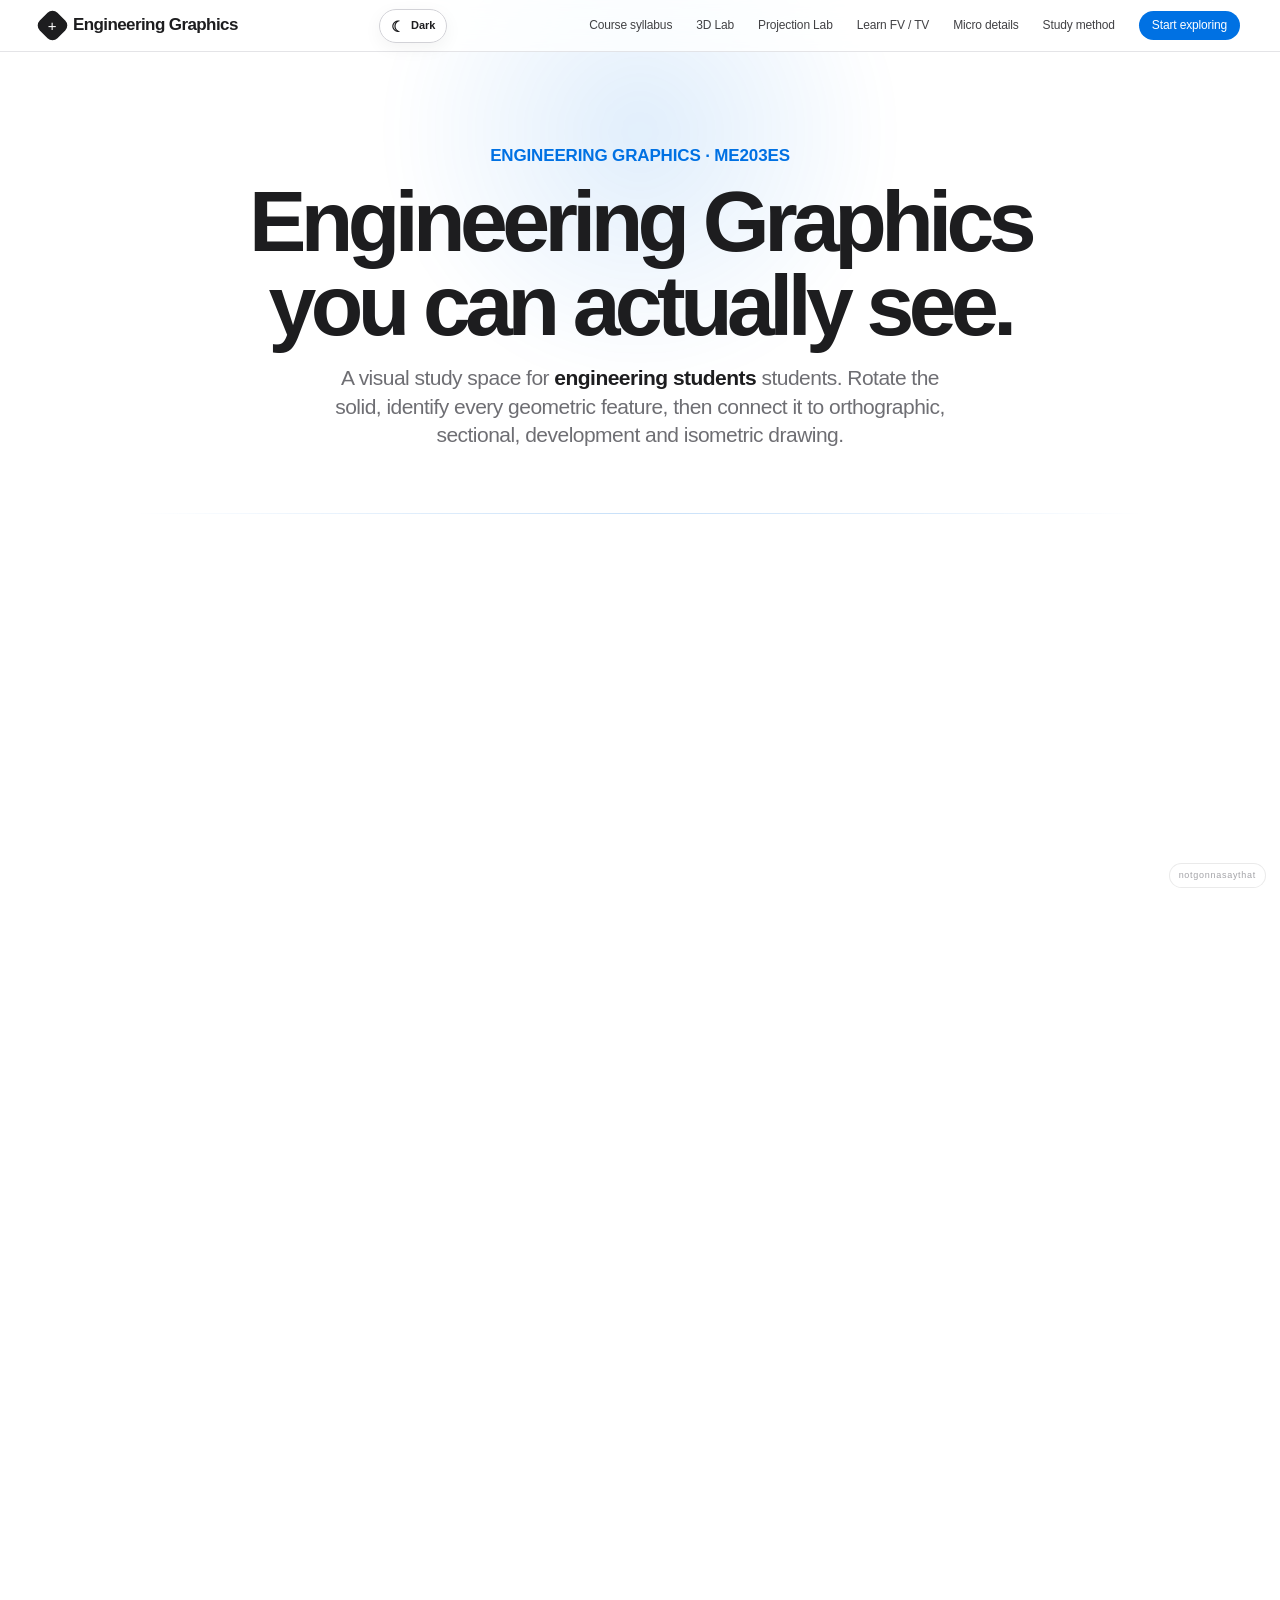
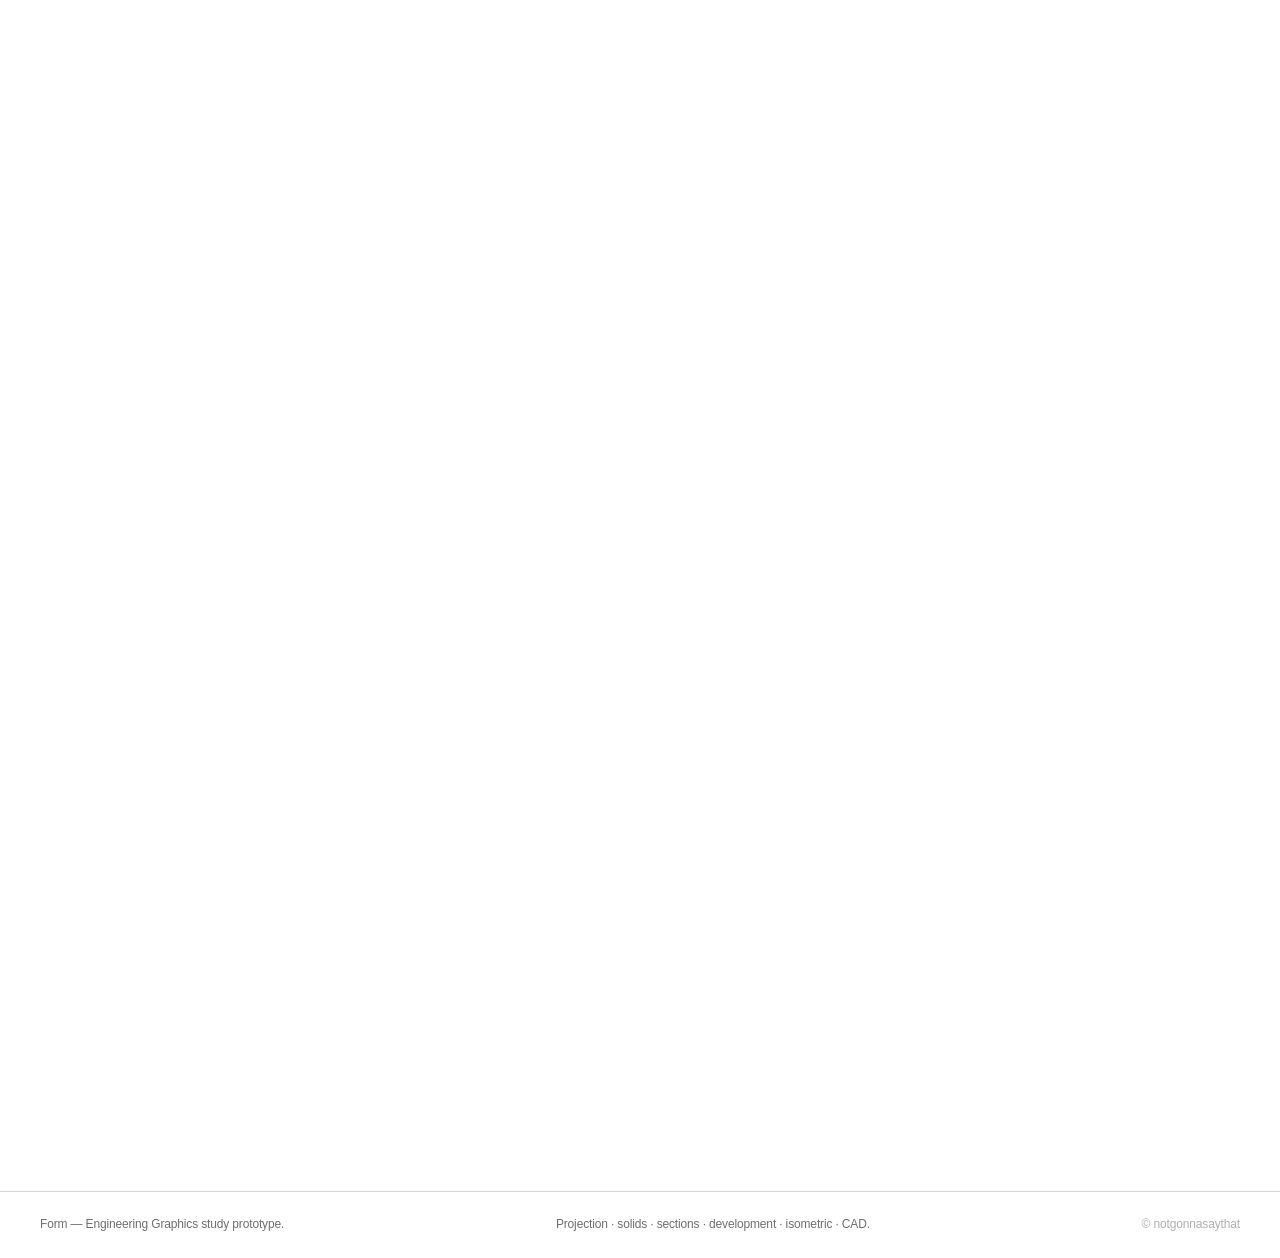
<file: eg/index.html>
<!doctype html>
<html lang="en">
<head>
  <meta charset="utf-8" />
  <meta name="viewport" content="width=device-width, initial-scale=1" />
  <meta name="description" content="Engineering Graphics study tool with interactive 3D solids, orthographic projection, sections, surface development and isometric visualization." />
  <title>Engineering Graphics Learning Lab</title>
  <style>
    :root { --ink:#1d1d1f; --muted:#6e6e73; --blue:#0071e3; --blue-deep:#0062c4; --line:#d2d2d7; --wash:#f5f5f7; --dark:#050506; }
    * { box-sizing:border-box; }
    html { scroll-behavior:smooth; scroll-padding-top:70px; }
    body { margin:0; background:#fff; color:var(--ink); font:15px/1.45 -apple-system, BlinkMacSystemFont, "SF Pro Display", "Segoe UI", sans-serif; letter-spacing:-.01em; }
    a { color:inherit; text-decoration:none; }
    button { font:inherit; cursor:pointer; }
    .shell { width:min(1200px, calc(100% - 44px)); margin:auto; }
    .nav { position:sticky; z-index:20; top:0; height:52px; backdrop-filter:blur(16px) saturate(180%); background:rgba(255,255,255,.78); border-bottom:1px solid rgba(210,210,215,.6); }
    .nav-inner { height:100%; display:flex; justify-content:space-between; align-items:center; }
    .brand { display:flex; align-items:center; gap:8px; font-size:17px; font-weight:650; letter-spacing:-.035em; }
    .brand-mark { display:grid; place-items:center; width:25px; height:25px; border-radius:7px; background:#1d1d1f; color:#fff; font-size:15px; font-weight:500; transform:rotate(45deg); }
    .brand-mark span { transform:rotate(-45deg); }
    .nav-links { display:flex; align-items:center; gap:24px; color:#424245; font-size:12px; }
    .nav-links a:hover { color:var(--blue); }
    .nav-button, .button { display:inline-flex; justify-content:center; align-items:center; border:0; border-radius:980px; color:#fff; background:var(--blue); font-weight:500; }
    .nav-button { padding:6px 13px; font-size:12px; }.nav-button:hover, .button:hover { background:var(--blue-deep); }
    .menu { display:none; border:0; color:var(--ink); background:transparent; font-size:22px; }
    .intro { padding:92px 0 45px; text-align:center; }
    .eyebrow { margin:0 0 10px; color:var(--blue); font-size:17px; font-weight:600; }
    h1 { max-width:850px; margin:0 auto 17px; font-size:clamp(46px, 7vw, 86px); line-height:.98; letter-spacing:-.065em; }
    .intro-copy { max-width:610px; margin:0 auto; color:var(--muted); font-size:21px; line-height:1.35; letter-spacing:-.025em; }
    .intro-copy b { color:var(--ink); font-weight:600; }
    .viewer-section { padding:20px 0 88px; }
    .viewer { position:relative; overflow:hidden; min-height:620px; border-radius:28px; background:var(--dark); color:#fff; box-shadow:0 20px 60px rgba(0,0,0,.18); }
    #scene { display:block; width:100%; height:620px; touch-action:none; cursor:grab; }.dragging #scene { cursor:grabbing; }
    .viewer-top { position:absolute; z-index:2; top:24px; left:26px; right:26px; display:flex; justify-content:space-between; align-items:start; pointer-events:none; }
    .model-badge { pointer-events:auto; padding:8px 12px; border:1px solid rgba(255,255,255,.16); border-radius:980px; background:rgba(14,14,16,.64); backdrop-filter:blur(10px); color:#e8e8ed; font-size:12px; }.model-badge b { color:#fff; font-weight:600; }.model-badge i { display:inline-block; width:6px; height:6px; margin-right:6px; border-radius:50%; background:#4cbdff; vertical-align:1px; }
    .hint { display:flex; align-items:center; gap:7px; color:#a1a1a6; font-size:12px; }.hint svg { width:17px; height:17px; stroke:currentColor; fill:none; stroke-width:1.5; }
    .viewer-caption { position:absolute; z-index:2; left:30px; bottom:26px; width:min(415px, calc(100% - 60px)); pointer-events:none; }.viewer-caption h2 { margin:0 0 7px; font-size:clamp(27px, 3vw, 36px); line-height:1; letter-spacing:-.045em; }.viewer-caption p { margin:0; color:#a1a1a6; font-size:15px; }
    .controls { position:absolute; z-index:3; right:24px; bottom:22px; display:flex; gap:6px; padding:6px; border:1px solid rgba(255,255,255,.14); border-radius:16px; background:rgba(24,24,27,.78); backdrop-filter:blur(12px); }
    .control { min-width:38px; height:36px; padding:0 11px; border:0; border-radius:11px; color:#d7d7db; background:transparent; font-size:12px; }.control:hover { color:#fff; background:rgba(255,255,255,.12); }.control.active { color:#0d3556; background:#9edaff; font-weight:600; }
    .control-icon { padding:0; font-size:18px; }
    .selector-wrap { margin-top:20px; }
    .selector-label { margin:0 0 11px; color:var(--muted); font-size:12px; font-weight:600; }
    .model-selector { display:grid; grid-template-columns:repeat(5, 1fr); gap:10px; }
    .model-card { min-height:84px; padding:16px 17px; border:1px solid var(--line); border-radius:16px; color:#1d1d1f; background:#fff; text-align:left; transition:.2s ease; }.model-card:hover { transform:translateY(-2px); border-color:#a0a0a5; }.model-card.active { border-color:var(--blue); box-shadow:0 0 0 1px var(--blue); }.model-card span { display:block; margin-bottom:5px; color:var(--blue); font-size:11px; font-weight:600; }.model-card b { display:block; font-size:16px; letter-spacing:-.025em; }.model-card small { color:var(--muted); font-size:12px; }
    .learn { padding:92px 0; background:var(--wash); }
    .learn-head { max-width:680px; margin-bottom:40px; }.learn h2 { margin:0 0 11px; font-size:clamp(34px,4vw,52px); line-height:1; letter-spacing:-.055em; }.learn-head p { margin:0; color:var(--muted); font-size:18px; }
    .steps { display:grid; grid-template-columns:repeat(3, 1fr); border-top:1px solid var(--line); }.step { min-height:230px; padding:23px 28px 15px 0; border-right:1px solid var(--line); }.step:not(:first-child) { padding-left:28px; }.step:last-child { border-right:0; }.step-num { display:block; margin-bottom:46px; color:var(--blue); font-size:12px; font-weight:600; }.step h3 { margin:0 0 8px; font-size:22px; letter-spacing:-.04em; }.step p { max-width:270px; margin:0; color:var(--muted); font-size:14px; }
    .explain { display:grid; grid-template-columns:1fr 1fr; gap:70px; align-items:center; padding:95px 0; }.explain h2 { margin:0 0 15px; font-size:clamp(36px,4.5vw,60px); line-height:.98; letter-spacing:-.065em; }.explain p { max-width:440px; color:var(--muted); font-size:18px; line-height:1.45; }.blue { color:var(--blue); }
    .diagram { position:relative; min-height:380px; overflow:hidden; border-radius:24px; background:#eef7ff; }.diagram-grid { position:absolute; inset:0; background-image:linear-gradient(#d5e8f7 1px,transparent 1px),linear-gradient(90deg,#d5e8f7 1px,transparent 1px); background-size:25px 25px; }.axis { position:absolute; background:#6e9cbf; }.axis-x { left:11%; right:11%; top:53%; height:1px; }.axis-y { top:12%; bottom:12%; left:50%; width:1px; }.axis-label { position:absolute; color:#5383a8; font-size:11px; font-weight:600; }.label-x { right:11%; top:55%; }.label-h { top:13%; left:52%; }.label-v { left:11%; top:55%; }
    .mini-solid { position:absolute; left:50%; top:53%; width:124px; height:124px; transform:translate(-50%,-50%) rotateX(57deg) rotateZ(42deg); transform-style:preserve-3d; }.mini-solid div { position:absolute; width:124px; height:124px; border:2px solid #1173bd; background:rgba(90,186,255,.22); }.mini-solid div:nth-child(1) { transform:translateZ(62px); }.mini-solid div:nth-child(2) { transform:rotateY(90deg) translateZ(62px); }.mini-solid div:nth-child(3) { transform:rotateX(90deg) translateZ(62px); }
    .callout { position:absolute; padding:8px 11px; border-radius:9px; background:#fff; color:#24648f; box-shadow:0 8px 18px rgba(39,100,144,.12); font-size:11px; font-weight:600; }.callout-one { top:20%; right:10%; }.callout-two { bottom:19%; left:12%; }
    .cta { padding:93px 0 105px; text-align:center; }.cta h2 { max-width:670px; margin:0 auto 15px; font-size:clamp(38px,5vw,64px); line-height:1; letter-spacing:-.065em; }.cta p { max-width:520px; margin:0 auto 26px; color:var(--muted); font-size:18px; }.button { padding:12px 20px; font-size:17px; }.button span { margin-left:7px; font-size:20px; line-height:0; }
    footer { padding:24px 0; border-top:1px solid var(--line); color:var(--muted); font-size:12px; }.footer-inner { display:flex; justify-content:space-between; gap:20px; }.footer-inner p { margin:0; }
    @media (max-width:1050px) { .model-selector { grid-template-columns:repeat(3,1fr); } }\n    @media (max-width:720px) { .shell { width:min(100% - 30px,1200px); }.nav-links { display:none; position:absolute; top:52px; left:0; right:0; padding:18px 15px 20px; border-bottom:1px solid var(--line); background:rgba(255,255,255,.97); flex-direction:column; align-items:start; gap:15px; }.nav-links.open { display:flex; }.menu { display:block; }.intro { padding:64px 0 26px; }.intro-copy { font-size:18px; }.viewer-section { padding-bottom:60px; }.viewer { min-height:510px; border-radius:20px; } #scene { height:510px; }.viewer-top { top:17px; left:18px; right:18px; }.hint { font-size:0; }.viewer-caption { left:20px; bottom:82px; width:calc(100% - 40px); }.viewer-caption p { font-size:14px; }.controls { right:18px; bottom:17px; }.model-selector { grid-template-columns:1fr 1fr; }.model-card { min-height:77px; padding:12px 13px; }.model-card b { font-size:14px; }.learn,.explain { padding:65px 0; }.steps { grid-template-columns:1fr; }.step,.step:not(:first-child) { min-height:unset; padding:22px 0; border-right:0; border-bottom:1px solid var(--line); }.step-num { margin-bottom:17px; }.explain { grid-template-columns:1fr; gap:35px; }.diagram { min-height:320px; }.footer-inner { flex-direction:column; }.hide-mobile { display:none; } }

    .syllabus { padding:92px 0; background:#fff; }
    .section-kicker { margin:0 0 10px; color:var(--blue); font-size:12px; font-weight:700; letter-spacing:.04em; text-transform:uppercase; }
    .syllabus-head { max-width:760px; margin-bottom:38px; }
    .syllabus-head h2 { margin:0 0 12px; font-size:clamp(36px,4.5vw,58px); line-height:1; letter-spacing:-.06em; }
    .syllabus-head p { margin:0; color:var(--muted); font-size:18px; }
    .unit-grid { display:grid; grid-template-columns:repeat(5,1fr); border-top:1px solid var(--line); border-left:1px solid var(--line); }
    .unit-card { min-height:285px; padding:20px; border-right:1px solid var(--line); border-bottom:1px solid var(--line); background:#fff; }
    .unit-card.active { background:#f7fbff; box-shadow:inset 0 2px 0 var(--blue); }
    .unit-no { display:block; margin-bottom:34px; color:var(--blue); font-size:11px; font-weight:700; }
    .unit-card h3 { margin:0 0 9px; font-size:18px; letter-spacing:-.03em; }
    .unit-card p { margin:0 0 14px; color:var(--muted); font-size:13px; }
    .unit-card ul { margin:0; padding-left:17px; color:#424245; font-size:12px; line-height:1.7; }
    .jntuh-note { margin-top:18px; padding:14px 16px; border:1px solid var(--line); border-radius:14px; color:var(--muted); background:var(--wash); font-size:12px; }
    .jntuh-note b { color:var(--ink); }
    .model-detail { padding:88px 0; background:#f5f5f7; }
    .detail-head { max-width:720px; margin-bottom:34px; }
    .detail-head h2 { margin:0 0 11px; font-size:clamp(34px,4vw,52px); line-height:1; letter-spacing:-.055em; }
    .detail-head p { margin:0; color:var(--muted); font-size:18px; }
    .detail-layout { display:grid; grid-template-columns:300px 1fr; gap:16px; align-items:start; }
    .detail-tabs { display:grid; gap:8px; }
    .detail-tab { width:100%; padding:14px 16px; border:1px solid var(--line); border-radius:14px; background:#fff; text-align:left; }
    .detail-tab.active { border-color:var(--blue); box-shadow:0 0 0 1px var(--blue); }
    .detail-tab span { display:block; color:var(--blue); font-size:10px; font-weight:700; text-transform:uppercase; margin-bottom:4px; }
    .detail-tab b { font-size:14px; }
    .detail-panel { min-height:420px; padding:30px; border-radius:22px; background:#fff; box-shadow:0 12px 35px rgba(0,0,0,.06); }
    .detail-panel h3 { margin:0 0 8px; font-size:28px; letter-spacing:-.045em; }
    .detail-panel .lead { margin:0 0 22px; color:var(--muted); font-size:15px; max-width:720px; }
    .micro-grid { display:grid; grid-template-columns:repeat(2,1fr); gap:10px; }
    .micro { padding:15px; border:1px solid #e4e4e7; border-radius:13px; background:#fafafa; }
    .micro b { display:block; margin-bottom:5px; font-size:12px; }
    .micro p { margin:0; color:#5d5d63; font-size:12px; line-height:1.55; }
    .exam-strip { margin-top:18px; padding:14px 16px; border-radius:13px; background:#eef7ff; color:#24648f; font-size:12px; }
    .source-row { margin-top:24px; color:var(--muted); font-size:11px; }
    .source-row a { color:var(--blue); text-decoration:underline; }
    @media (max-width:900px) { .unit-grid { grid-template-columns:repeat(2,1fr); } .detail-layout { grid-template-columns:1fr; } .detail-tabs { grid-template-columns:repeat(2,1fr); } }
    @media (max-width:720px) { .syllabus,.model-detail { padding:65px 0; } .unit-grid { grid-template-columns:1fr; } .unit-card { min-height:unset; } .detail-tabs { grid-template-columns:1fr 1fr; } .detail-panel { padding:22px; } .micro-grid { grid-template-columns:1fr; } }

    /* ===== Glossy motion layer ===== */
    :root {
      --glass: rgba(255,255,255,.72);
      --glass-line: rgba(255,255,255,.58);
      --glow: rgba(0,113,227,.18);
      --ease-smooth: cubic-bezier(.22,1,.36,1);
    }
    body { overflow-x:hidden; }
    .nav {
      transition: background .45s var(--ease-smooth), box-shadow .45s var(--ease-smooth), border-color .45s var(--ease-smooth);
    }
    .nav.scrolled {
      background:rgba(255,255,255,.9);
      box-shadow:0 8px 30px rgba(0,0,0,.07);
      border-bottom-color:rgba(210,210,215,.85);
    }
    .brand-mark { transition:transform .65s var(--ease-smooth), box-shadow .45s ease; }
    .brand:hover .brand-mark {
      transform:rotate(405deg) scale(1.08);
      box-shadow:0 8px 22px rgba(0,0,0,.18);
    }
    .intro { position:relative; }
    .intro::before {
      content:"";
      position:absolute;
      width:520px;height:520px;
      left:50%;top:-180px;
      transform:translateX(-50%);
      border-radius:50%;
      background:radial-gradient(circle,rgba(0,113,227,.12),rgba(0,113,227,0) 68%);
      filter:blur(18px);
      pointer-events:none;
      animation:ambientFloat 8s ease-in-out infinite;
    }
    .intro > * { position:relative; z-index:1; }
    .eyebrow { animation:fadeUp .8s var(--ease-smooth) both; }
    .intro h1 { animation:heroReveal 1s var(--ease-smooth) .08s both; }
    .intro-copy { animation:fadeUp .9s var(--ease-smooth) .18s both; }

    .viewer {
      isolation:isolate;
      border:1px solid rgba(255,255,255,.12);
      transition:transform .65s var(--ease-smooth), box-shadow .65s var(--ease-smooth);
    }
    .viewer::after {
      content:"";
      position:absolute;
      inset:0;
      z-index:1;
      pointer-events:none;
      border-radius:inherit;
      background:linear-gradient(115deg,rgba(255,255,255,.12),transparent 23%,transparent 68%,rgba(255,255,255,.055));
      mix-blend-mode:screen;
    }
    .viewer:hover { box-shadow:0 28px 75px rgba(0,0,0,.22); }
    .model-badge, .controls {
      box-shadow:0 12px 35px rgba(0,0,0,.18);
    }
    .control {
      transition:transform .25s var(--ease-smooth),background .25s ease,color .25s ease;
    }
    .control:hover { transform:translateY(-2px); }
    .model-card {
      position:relative;
      overflow:hidden;
      transition:transform .45s var(--ease-smooth),box-shadow .45s var(--ease-smooth),border-color .3s ease;
    }
    .model-card::before {
      content:"";
      position:absolute;
      width:120px;height:120px;
      left:-75px;top:-75px;
      border-radius:50%;
      background:radial-gradient(circle,rgba(0,113,227,.13),transparent 70%);
      transition:transform .65s var(--ease-smooth);
    }
    .model-card:hover::before { transform:translate(70px,70px); }
    .model-card:hover {
      transform:translateY(-5px) scale(1.012);
      box-shadow:0 16px 35px rgba(0,0,0,.08);
    }
    .model-card.active {
      box-shadow:0 12px 30px rgba(0,113,227,.12),0 0 0 1px var(--blue);
    }

    .unit-card {
      position:relative;
      overflow:hidden;
      transition:transform .45s var(--ease-smooth),box-shadow .45s var(--ease-smooth),background .3s ease;
    }
    .unit-card::after {
      content:"";
      position:absolute;
      width:180px;height:180px;
      right:-110px;bottom:-110px;
      border-radius:50%;
      background:radial-gradient(circle,rgba(0,113,227,.1),transparent 68%);
      transition:transform .7s var(--ease-smooth);
      pointer-events:none;
    }
    .unit-card:hover { transform:translateY(-7px); box-shadow:0 18px 42px rgba(0,0,0,.08); z-index:2; }
    .unit-card:hover::after { transform:translate(-45px,-45px); }

    .detail-tab {
      transition:transform .35s var(--ease-smooth),box-shadow .35s var(--ease-smooth),border-color .3s ease;
    }
    .detail-tab:hover { transform:translateX(5px); box-shadow:0 10px 25px rgba(0,0,0,.06); }
    .detail-tab.active { box-shadow:0 10px 30px rgba(0,113,227,.1),0 0 0 1px var(--blue); }

    .detail-panel {
      position:relative;
      overflow:hidden;
      transition:box-shadow .5s var(--ease-smooth),transform .5s var(--ease-smooth);
    }
    .detail-panel::before {
      content:"";
      position:absolute;
      width:300px;height:300px;
      right:-150px;top:-150px;
      border-radius:50%;
      background:radial-gradient(circle,rgba(0,113,227,.08),transparent 68%);
      pointer-events:none;
    }
    .micro {
      transition:transform .35s var(--ease-smooth),border-color .3s ease,box-shadow .35s ease;
    }
    .micro:hover {
      transform:translateY(-4px);
      border-color:#c8ddea;
      box-shadow:0 10px 25px rgba(0,0,0,.055);
    }

    .diagram {
      box-shadow:0 20px 50px rgba(30,90,130,.08);
      transition:transform .7s var(--ease-smooth),box-shadow .7s var(--ease-smooth);
    }
    .diagram:hover {
      transform:perspective(900px) rotateX(2deg) rotateY(-2deg) translateY(-4px);
      box-shadow:0 28px 60px rgba(30,90,130,.13);
    }
    .mini-solid { animation:solidFloat 6s ease-in-out infinite; }

    .button {
      position:relative;
      overflow:hidden;
      box-shadow:0 10px 25px rgba(0,113,227,.2);
      transition:transform .35s var(--ease-smooth),box-shadow .35s ease,background .25s ease;
    }
    .button::before {
      content:"";
      position:absolute;
      top:0;left:-120%;
      width:70%;height:100%;
      transform:skewX(-22deg);
      background:linear-gradient(90deg,transparent,rgba(255,255,255,.4),transparent);
      transition:left .7s var(--ease-smooth);
    }
    .button:hover { transform:translateY(-3px); box-shadow:0 16px 35px rgba(0,113,227,.28); }
    .button:hover::before { left:150%; }

    .cta { position:relative; overflow:hidden; }
    .cta::before {
      content:"";
      position:absolute;
      width:560px;height:260px;
      left:50%;top:35%;
      transform:translate(-50%,-50%);
      background:radial-gradient(ellipse,rgba(0,113,227,.08),transparent 68%);
      filter:blur(12px);
      pointer-events:none;
    }
    .cta > * { position:relative; }

    /* Scroll reveal states */
    .reveal {
      opacity:0;
      transform:translateY(34px) scale(.985);
      transition:opacity .9s var(--ease-smooth),transform .9s var(--ease-smooth);
    }
    .reveal.visible { opacity:1; transform:none; }
    .reveal.delay-1 { transition-delay:.08s; }
    .reveal.delay-2 { transition-delay:.16s; }
    .reveal.delay-3 { transition-delay:.24s; }

    @keyframes fadeUp { from {opacity:0;transform:translateY(22px)} to {opacity:1;transform:none} }
    @keyframes heroReveal { from {opacity:0;transform:translateY(35px) scale(.97);filter:blur(8px)} to {opacity:1;transform:none;filter:blur(0)} }
    @keyframes ambientFloat { 0%,100%{transform:translateX(-50%) translateY(0) scale(1)} 50%{transform:translateX(-50%) translateY(28px) scale(1.08)} }
    @keyframes solidFloat { 0%,100%{transform:translate(-50%,-50%) rotateX(57deg) rotateZ(42deg)} 50%{transform:translate(-50%,-55%) rotateX(60deg) rotateZ(45deg)} }

    @media (prefers-reduced-motion:reduce) {
      *,*::before,*::after {
        animation-duration:.001ms !important;
        animation-iteration-count:1 !important;
        scroll-behavior:auto !important;
        transition-duration:.001ms !important;
      }
      .reveal { opacity:1; transform:none; }
    }

    /* ===== Projection Lab ===== */
    .projection-lab { padding:100px 0; background:#08090b; color:#fff; overflow:hidden; position:relative; }
    .projection-lab::before {
      content:""; position:absolute; width:760px; height:760px; left:50%; top:20%;
      transform:translateX(-50%); border-radius:50%;
      background:radial-gradient(circle,rgba(55,165,255,.12),transparent 65%);
      filter:blur(30px); pointer-events:none;
    }
    .projection-lab .shell { position:relative; z-index:1; }
    .projection-head { max-width:760px; margin-bottom:38px; }
    .projection-head .section-kicker { color:#72c8ff; }
    .projection-head h2 { margin:0 0 13px; font-size:clamp(38px,5vw,68px); line-height:.98; letter-spacing:-.065em; }
    .projection-head p { margin:0; color:#9c9da4; font-size:18px; max-width:650px; }
    .projection-stage {
      position:relative; min-height:590px; border-radius:30px; overflow:hidden;
      border:1px solid rgba(255,255,255,.12);
      background:radial-gradient(circle at 50% 35%,#1b2028 0,#0b0d10 54%,#050506 100%);
      box-shadow:0 30px 100px rgba(0,0,0,.38),inset 0 1px rgba(255,255,255,.08);
    }
    .projection-stage::after {
      content:""; position:absolute; inset:0; pointer-events:none;
      background:linear-gradient(120deg,rgba(255,255,255,.06),transparent 25%,transparent 75%,rgba(255,255,255,.025));
    }
    .plane {
      position:absolute; border:1px solid rgba(117,199,255,.3);
      background:linear-gradient(135deg,rgba(73,174,255,.07),rgba(73,174,255,.015));
      box-shadow:inset 0 0 45px rgba(73,174,255,.025);
    }
    .plane.hp { left:6%; right:6%; top:50%; height:1px; border:0; background:linear-gradient(90deg,transparent,rgba(114,200,255,.8),transparent); }
    .plane.vp { top:8%; bottom:8%; left:50%; width:1px; border:0; background:linear-gradient(180deg,transparent,rgba(114,200,255,.8),transparent); }
    .plane-label { position:absolute; color:#5e7486; font-size:11px; font-weight:700; letter-spacing:.08em; text-transform:uppercase; }
    .plane-label.xy { left:51%; top:51%; color:#78caff; }
    .plane-label.hp { right:7%; top:52%; }
    .plane-label.vp { left:51%; top:9%; writing-mode:vertical-rl; }
    .quadrant {
      position:absolute; width:42%; min-height:42%; padding:18px;
      color:rgba(255,255,255,.34); font-size:12px; font-weight:600;
      transition:color .45s ease,background .45s ease;
    }
    .quadrant strong { display:block; color:inherit; font-size:14px; margin-bottom:3px; }
    .quadrant.active { color:#dff4ff; background:radial-gradient(circle at center,rgba(61,177,255,.11),transparent 68%); }
    /* Teacher convention: Q1 top-right, Q2 top-left, Q3 bottom-left, Q4 bottom-right. */
    .q1 { right:6%; top:7%; }
    .q2 { left:6%; top:7%; text-align:right; }
    .q3 { left:6%; bottom:7%; text-align:right; }
    .q4 { right:6%; bottom:7%; }
    .point {
      position:absolute; width:18px; height:18px; margin:-9px 0 0 -9px; border-radius:50%;
      background:#fff; box-shadow:0 0 0 5px rgba(95,194,255,.16),0 0 28px rgba(92,197,255,.9);
      transition:left .75s var(--ease-smooth),top .75s var(--ease-smooth),box-shadow .35s ease;
      z-index:5; cursor:grab;
    }
    .point:active { cursor:grabbing; }
    .point::after {
      content:""; position:absolute; inset:-10px; border:1px solid rgba(112,205,255,.22);
      border-radius:50%; animation:pointPulse 2.2s ease-out infinite;
    }
    .projector {
      position:absolute; z-index:3; pointer-events:none;
      transition:left .75s var(--ease-smooth),top .75s var(--ease-smooth),width .75s var(--ease-smooth),height .75s var(--ease-smooth);
    }
    .projector.vertical { width:1px; background:linear-gradient(180deg,rgba(255,255,255,.55),rgba(114,200,255,.15)); }
    .projector.horizontal { height:1px; background:linear-gradient(90deg,rgba(255,255,255,.55),rgba(114,200,255,.15)); }
    .view-marker {
      position:absolute; z-index:4; min-width:82px; padding:7px 9px; border:1px solid rgba(255,255,255,.14);
      border-radius:9px; background:rgba(11,13,16,.8); backdrop-filter:blur(10px);
      color:#cfeeff; font-size:10px; text-align:center; opacity:0; transform:scale(.9);
      transition:opacity .5s ease,transform .5s var(--ease-smooth),left .75s var(--ease-smooth),top .75s var(--ease-smooth);
    }
    .view-marker.visible { opacity:1; transform:scale(1); }
    .lab-ui { display:grid; grid-template-columns:1fr auto; gap:15px; margin-top:15px; align-items:center; }
    .quadrant-buttons { display:flex; flex-wrap:wrap; gap:7px; }
    .q-btn, .tour-btn {
      border:1px solid rgba(255,255,255,.13); border-radius:999px; padding:9px 13px;
      color:#aeb1b8; background:rgba(255,255,255,.045); transition:.3s var(--ease-smooth);
    }
    .q-btn:hover,.tour-btn:hover { color:#fff; background:rgba(255,255,255,.1); transform:translateY(-2px); }
    .q-btn.active { color:#06131c; background:#a8e0ff; border-color:#a8e0ff; box-shadow:0 7px 22px rgba(77,187,255,.22); }
    .tour-btn { color:#dcefff; }
    .projection-info {
      margin-top:15px; display:grid; grid-template-columns:1.15fr repeat(3,1fr); gap:9px;
    }
    .projection-info-card {
      padding:15px; border:1px solid rgba(255,255,255,.1); border-radius:15px;
      background:rgba(255,255,255,.035); backdrop-filter:blur(12px);
    }
    .projection-info-card span { display:block; color:#6f8290; font-size:10px; text-transform:uppercase; letter-spacing:.08em; margin-bottom:6px; }
    .projection-info-card b { display:block; color:#eaf7ff; font-size:14px; }
    .projection-info-card p { margin:4px 0 0; color:#8f969d; font-size:11px; line-height:1.45; }
    .challenge {
      margin-top:35px; padding:28px; border-radius:23px; border:1px solid rgba(255,255,255,.1);
      background:linear-gradient(145deg,rgba(255,255,255,.06),rgba(255,255,255,.025));
    }
    .challenge h3 { margin:0 0 6px; font-size:25px; letter-spacing:-.04em; }
    .challenge p { margin:0 0 17px; color:#979ba2; font-size:14px; }
    .challenge-options { display:grid; grid-template-columns:repeat(4,1fr); gap:9px; }
    .challenge-option {
      border:1px solid rgba(255,255,255,.1); border-radius:13px; padding:12px;
      background:rgba(255,255,255,.035); color:#c5c9ce; text-align:left; transition:.3s var(--ease-smooth);
    }
    .challenge-option:hover { transform:translateY(-3px); background:rgba(255,255,255,.08); }
    .challenge-option.correct { border-color:#70d6a2; background:rgba(55,205,135,.1); color:#baf7d7; }
    .challenge-option.wrong { border-color:#ff8f8f; background:rgba(255,90,90,.08); color:#ffc4c4; }
    .challenge-feedback { margin-top:12px; min-height:20px; color:#91a0aa; font-size:12px; }
    @keyframes pointPulse { 0%{transform:scale(.7);opacity:.8} 75%,100%{transform:scale(1.65);opacity:0} }
    @media (max-width:900px) {
      .projection-info { grid-template-columns:1fr 1fr; }
      .challenge-options { grid-template-columns:1fr 1fr; }
    }
    @media (max-width:720px) {
      .projection-lab { padding:70px 0; }
      .projection-stage { min-height:470px; border-radius:21px; }
      .quadrant { font-size:9px; padding:11px; }
      .quadrant strong { font-size:11px; }
      .plane-label { font-size:8px; }
      .lab-ui { grid-template-columns:1fr; }
      .projection-info { grid-template-columns:1fr 1fr; }
      .challenge { padding:20px; }
      .challenge-options { grid-template-columns:1fr 1fr; }
    }

    /* ===== Learn the projection: 3D -> planes -> folded drawing ===== */
    .projection-explainer { padding:100px 0; background:#f5f5f7; }
    .projection-explainer-head { max-width:760px; margin-bottom:38px; }
    .projection-explainer-head h2 { margin:0 0 12px; font-size:clamp(38px,5vw,64px); line-height:.98; letter-spacing:-.065em; }
    .projection-explainer-head p { margin:0; color:var(--muted); font-size:18px; }
    .learning-steps { display:grid; grid-template-columns:repeat(4,1fr); gap:9px; margin-bottom:18px; }
    .learning-step {
      border:1px solid var(--line); border-radius:15px; padding:15px 16px; background:#fff;
      text-align:left; transition:.35s var(--ease-smooth); cursor:pointer;
    }
    .learning-step:hover { transform:translateY(-3px); box-shadow:0 12px 28px rgba(0,0,0,.06); }
    .learning-step.active { border-color:var(--blue); box-shadow:0 8px 28px rgba(0,113,227,.11),0 0 0 1px var(--blue); }
    .learning-step span { display:block; color:var(--blue); font-size:10px; font-weight:700; margin-bottom:5px; }
    .learning-step b { display:block; font-size:14px; }
    .learning-step small { display:block; margin-top:3px; color:var(--muted); font-size:11px; }
    .fold-stage {
      position:relative; min-height:570px; border-radius:28px; overflow:hidden;
      background:#0b0d10; color:#fff; border:1px solid rgba(0,0,0,.08);
      box-shadow:0 25px 70px rgba(0,0,0,.15);
    }
    .fold-copy {
      position:absolute; z-index:8; left:25px; top:24px; max-width:330px;
      padding:15px 17px; border:1px solid rgba(255,255,255,.13); border-radius:16px;
      background:rgba(10,12,15,.72); backdrop-filter:blur(14px);
    }
    .fold-copy .mini-label { color:#70c8ff; font-size:10px; font-weight:700; letter-spacing:.08em; text-transform:uppercase; }
    .fold-copy h3 { margin:4px 0 5px; font-size:23px; letter-spacing:-.04em; }
    .fold-copy p { margin:0; color:#9ea4aa; font-size:12px; line-height:1.5; }
    .fold-stage-inner {
      position:absolute; inset:0; perspective:1200px; transform-style:preserve-3d;
    }
    .vp-plane, .hp-plane {
      position:absolute; transform-style:preserve-3d; transform-origin:50% 50%;
      transition:transform 1.05s var(--ease-smooth), left .7s var(--ease-smooth), top .7s var(--ease-smooth), width .7s var(--ease-smooth), height .7s var(--ease-smooth);
      overflow:hidden;
    }
    .vp-plane {
      left:14%; top:15%; width:72%; height:34%;
      border:1px solid rgba(105,195,255,.42);
      background:linear-gradient(145deg,rgba(54,153,220,.13),rgba(54,153,220,.025));
      transform:rotateX(0deg) rotateY(0deg);
    }
    .hp-plane {
      left:14%; top:50%; width:72%; height:34%;
      border:1px solid rgba(90,215,166,.35);
      background:linear-gradient(145deg,rgba(48,190,139,.10),rgba(48,190,139,.025));
      transform-origin:50% 0%;
      transform:rotateX(0deg);
    }
    .fold-stage.folded .hp-plane { transform:rotateX(76deg); }
    .plane-name {
      position:absolute; left:15px; top:12px; color:rgba(255,255,255,.48);
      font-size:10px; font-weight:700; letter-spacing:.1em; text-transform:uppercase;
    }
    .xy-line {
      position:absolute; z-index:4; left:14%; right:14%; top:50%; height:1px;
      background:linear-gradient(90deg,transparent,#d8f2ff 12%,#d8f2ff 88%,transparent);
      box-shadow:0 0 12px rgba(150,220,255,.35);
      transition:top .7s var(--ease-smooth);
    }
    .xy-tag {
      position:absolute; z-index:5; left:50%; top:50%; transform:translate(8px,7px);
      color:#cdeeff; font-size:10px; font-weight:700;
    }
    .point3d {
      position:absolute; z-index:7; left:47%; top:30%; width:20px; height:20px;
      margin:-10px 0 0 -10px; border-radius:50%; background:#fff;
      box-shadow:0 0 0 7px rgba(106,203,255,.13),0 0 30px rgba(100,205,255,.9);
      transition:left .9s var(--ease-smooth),top .9s var(--ease-smooth),opacity .5s ease;
    }
    .point3d-label {
      position:absolute; z-index:7; left:49%; top:25%; color:#e8f7ff; font-size:12px; font-weight:700;
      transition:left .9s var(--ease-smooth),top .9s var(--ease-smooth),opacity .5s ease;
    }
    .project-line {
      position:absolute; z-index:6; pointer-events:none; background:rgba(220,245,255,.48);
      transition:left .8s var(--ease-smooth),top .8s var(--ease-smooth),width .8s var(--ease-smooth),height .8s var(--ease-smooth),opacity .5s ease;
    }
    .project-line.v { width:1px; }
    .project-line.h { height:1px; }
    .view-dot {
      position:absolute; z-index:7; width:12px; height:12px; margin:-6px 0 0 -6px; border-radius:50%;
      transition:left .9s var(--ease-smooth),top .9s var(--ease-smooth),opacity .5s ease;
    }
    .view-dot.fv { background:#72caff; box-shadow:0 0 18px rgba(114,202,255,.8); }
    .view-dot.tv { background:#6fe0ae; box-shadow:0 0 18px rgba(111,224,174,.75); }
    .view-label {
      position:absolute; z-index:8; padding:7px 9px; border-radius:9px;
      background:rgba(9,12,15,.8); border:1px solid rgba(255,255,255,.13);
      backdrop-filter:blur(9px); font-size:10px; color:#ccefff;
      transition:left .9s var(--ease-smooth),top .9s var(--ease-smooth),opacity .5s ease;
    }
    .view-label.tv { color:#bff5dc; }
    .fold-legend {
      position:absolute; z-index:9; right:22px; bottom:20px; display:flex; gap:8px; flex-wrap:wrap;
    }
    .legend-chip { padding:7px 9px; border:1px solid rgba(255,255,255,.12); border-radius:999px; background:rgba(255,255,255,.045); color:#aeb5bb; font-size:10px; }
    .legend-chip b { color:#fff; }
    .fold-controls { display:flex; gap:8px; margin-top:14px; flex-wrap:wrap; }
    .fold-btn {
      padding:10px 15px; border:1px solid var(--line); border-radius:999px; background:#fff;
      color:#35363a; transition:.3s var(--ease-smooth);
    }
    .fold-btn:hover { transform:translateY(-2px); box-shadow:0 10px 22px rgba(0,0,0,.07); }
    .fold-btn.primary { background:var(--blue); color:#fff; border-color:var(--blue); }
    .easy-rule {
      margin-top:18px; display:grid; grid-template-columns:repeat(3,1fr); gap:9px;
    }
    .easy-card {
      padding:17px; border-radius:16px; background:#fff; border:1px solid var(--line);
    }
    .easy-card span { display:block; color:var(--blue); font-size:10px; font-weight:700; margin-bottom:6px; }
    .easy-card b { display:block; margin-bottom:4px; font-size:14px; }
    .easy-card p { margin:0; color:var(--muted); font-size:12px; line-height:1.5; }
    @media(max-width:900px){ .learning-steps{grid-template-columns:1fr 1fr}.easy-rule{grid-template-columns:1fr 1fr} }
    @media(max-width:720px){
      .projection-explainer{padding:70px 0}.fold-stage{min-height:520px;border-radius:21px}
      .fold-copy{left:16px;top:16px;max-width:270px}.fold-copy h3{font-size:19px}
      .fold-legend{left:16px;right:16px;bottom:16px}.easy-rule{grid-template-columns:1fr}
    }
  /* ===== 60FPS MOTION LAYER ===== */
html { scroll-behavior:smooth; }
body { text-rendering:optimizeLegibility; -webkit-font-smoothing:antialiased; }
.nav, .viewer, .model-card, .unit-card, .detail-tab, .fold-btn, .control, .q-btn, .tour-btn {
  will-change:transform;
  backface-visibility:hidden;
  transform:translateZ(0);
}
.viewer { contain:layout paint; }
#scene { display:block; width:100%; height:100%; will-change:contents; }
.viewer::after {
  background:
    linear-gradient(115deg,rgba(255,255,255,.16),transparent 18%,transparent 55%,rgba(255,255,255,.06)),
    linear-gradient(90deg,transparent,rgba(120,210,255,.035),transparent);
  background-size:180% 100%, 220% 100%;
  animation:viewerSheen 7s linear infinite;
}
@keyframes viewerSheen {
  0% { background-position:140% 0, -120% 0; }
  100% { background-position:-40% 0, 120% 0; }
}
.intro::after {
  content:"";
  position:absolute;
  left:8%; right:8%; bottom:-20px;
  height:1px;
  background:linear-gradient(90deg,transparent,rgba(0,113,227,.22),transparent);
  animation:lineBreath 3.8s ease-in-out infinite;
}
@keyframes lineBreath {
  0%,100% { opacity:.25; transform:scaleX(.72); }
  50% { opacity:1; transform:scaleX(1); }
}
.projection-lab::after, .fold-stage::after {
  content:"";
  position:absolute;
  inset:-40%;
  pointer-events:none;
  background:linear-gradient(105deg,transparent 43%,rgba(120,220,255,.045) 50%,transparent 57%);
  transform:translateX(-18%) rotate(8deg);
  animation:labSweep 9s ease-in-out infinite;
}
@keyframes labSweep {
  0%,35% { transform:translateX(-28%) rotate(8deg); opacity:0; }
  50% { opacity:1; }
  70%,100% { transform:translateX(28%) rotate(8deg); opacity:0; }
}
.reveal { 
  will-change:opacity,transform;
  transform:translate3d(0,34px,0) scale(.985);
}
.reveal.visible { transform:translate3d(0,0,0) scale(1); }
.model-card:hover, .unit-card:hover, .detail-tab:hover, .control:hover, .fold-btn:hover {
  will-change:transform;
}
@media (prefers-reduced-motion: reduce) {
  .viewer::after, .intro::after, .projection-lab::after, .fold-stage::after { animation:none !important; }
}

  /* ===== Theme switch ===== */
.nav-actions{display:flex;align-items:center;gap:8px}
.theme-toggle{display:inline-flex;align-items:center;gap:7px;height:34px;padding:0 11px;border:1px solid var(--line);border-radius:999px;background:var(--glass);color:var(--ink);font-size:11px;font-weight:650;cursor:pointer;box-shadow:0 5px 18px rgba(0,0,0,.05);transition:transform .35s var(--ease-smooth),background .35s ease,border-color .35s ease,color .35s ease;will-change:transform}
.theme-toggle:hover{transform:translateY(-2px) scale(1.02)}
.theme-icon{font-size:15px;line-height:1}
.creator-watermark{position:fixed;z-index:12;right:14px;bottom:12px;pointer-events:none;padding:5px 9px;border:1px solid rgba(127,127,127,.16);border-radius:999px;color:rgba(90,90,96,.55);background:rgba(255,255,255,.36);backdrop-filter:blur(10px);-webkit-backdrop-filter:blur(10px);font-size:9px;letter-spacing:.08em;text-transform:lowercase;transition:background .4s ease,color .4s ease}
.watermark-footer{opacity:.55}
body.dark{--ink:#f5f5f7;--muted:#a7a7ad;--line:#303036;--wash:#111114;background:#09090b;color:var(--ink)}
body.dark .nav{background:rgba(12,12,15,.78);border-bottom-color:rgba(255,255,255,.09)}
body.dark .nav.scrolled{background:rgba(12,12,15,.92);box-shadow:0 8px 30px rgba(0,0,0,.32);border-bottom-color:rgba(255,255,255,.11)}
body.dark .nav-links{color:#c5c5ca}
body.dark .brand-mark{background:#f5f5f7;color:#111114}
body.dark .menu{color:var(--ink)}
body.dark .syllabus,body.dark .model-detail,body.dark .learn{background:#0d0d10}
body.dark .unit-card,body.dark .detail-tab,body.dark .detail-panel,body.dark .model-card{background:#151519;color:var(--ink);border-color:#303036}
body.dark .unit-card.active{background:#121b25}
body.dark .unit-card ul,body.dark .micro p{color:#b5b5bb}
body.dark .jntuh-note{background:#151519;border-color:#303036}
body.dark .jntuh-note b,body.dark .micro b{color:#f5f5f7}
body.dark .micro{background:#111114;border-color:#303036}
body.dark .detail-panel{box-shadow:0 18px 45px rgba(0,0,0,.28)}
body.dark .exam-strip{background:#102131;color:#9bd5ff}
body.dark .diagram{background:#111e28}
body.dark .diagram-grid{background-image:linear-gradient(#243947 1px,transparent 1px),linear-gradient(90deg,#243947 1px,transparent 1px)}
body.dark .callout{background:#181b20;color:#9bd5ff;box-shadow:0 8px 22px rgba(0,0,0,.28)}
body.dark .step{border-color:#303036}
body.dark .intro-copy b{color:#f5f5f7}
body.dark footer{border-color:#303036}
body.dark .creator-watermark{color:rgba(235,235,240,.5);background:rgba(20,20,24,.5);border-color:rgba(255,255,255,.1)}
body.dark .theme-toggle{color:#f5f5f7;border-color:#3a3a40}
body.dark .nav-links.open{background:rgba(14,14,17,.97)}
@media(max-width:720px){.theme-toggle{width:34px;padding:0;justify-content:center}.theme-text{display:none}.creator-watermark{right:9px;bottom:8px}}
/* ===== Refined dark mode + mouse-tracking glow ===== */
body.dark{
  --ink:#f4f4f5; --muted:#a1a1aa; --line:#29292f; --wash:#0b0b0e;
  --glass:rgba(18,18,22,.82); --glass-line:rgba(255,255,255,.10);
  background:#070709 !important; color:#f4f4f5;
}
body.dark .intro,
body.dark .cta,
body.dark .viewer-section,
body.dark .selector-wrap,
body.dark .syllabus,
body.dark .model-detail,
body.dark .learn,
body.dark .explain,
body.dark .projection-lab,
body.dark .fold-stage,
body.dark footer{
  background:#070709 !important;
  color:#f4f4f5;
}
body.dark .learn,
body.dark .model-detail,
body.dark .syllabus{
  background:#0b0b0e !important;
}
body.dark .unit-card,
body.dark .model-card,
body.dark .detail-tab,
body.dark .detail-panel,
body.dark .micro,
body.dark .jntuh-note,
body.dark .callout{
  background:#111115 !important;
  color:#f4f4f5;
  border-color:#29292f !important;
}
body.dark .unit-card p,
body.dark .unit-card ul,
body.dark .model-card small,
body.dark .detail-panel .lead,
body.dark .micro p,
body.dark .learn-head p,
body.dark .intro-copy,
body.dark .explain p,
body.dark .cta p,
body.dark .selector-label,
body.dark footer{
  color:#a1a1aa;
}
body.dark .unit-card.active{
  background:#101923 !important;
}
body.dark .diagram{
  background:#0c1116 !important;
  border:1px solid #252a30;
}
body.dark .diagram-grid{
  background-image:linear-gradient(#1c2933 1px,transparent 1px),linear-gradient(90deg,#1c2933 1px,transparent 1px) !important;
}
body.dark .axis{background:#46677d}
body.dark .axis-label{color:#76a9ca}
body.dark .callout{box-shadow:0 8px 22px rgba(0,0,0,.38)}
body.dark .steps{border-color:#29292f}
body.dark .step{border-color:#29292f}
body.dark .footer-inner{color:#a1a1aa}

/* Remove all viewer idle/wave motion. */
.viewer::after{animation:none !important;background:transparent !important}
.viewer{
  --mx:50%;
  --my:50%;
  isolation:isolate;
  transition:transform .18s ease-out;
}
.viewer::before{
  content:"";
  position:absolute;
  z-index:1;
  inset:0;
  pointer-events:none;
  background:radial-gradient(380px circle at var(--mx) var(--my),rgba(91,196,255,.14),rgba(91,196,255,.045) 24%,transparent 58%);
  opacity:.9;
  mix-blend-mode:screen;
  transition:opacity .25s ease;
}
.viewer.mouse-away::before{opacity:0}
body.dark .viewer::before{
  background:radial-gradient(420px circle at var(--mx) var(--my),rgba(76,190,255,.20),rgba(76,190,255,.055) 25%,transparent 62%);
}

/* Keep the model itself steady; mouse interaction is the light, not a wave. */
#scene{transform:none !important}

    /* ===== Dark mode: eliminate light-section leaks ===== */
    body.dark,
    body.dark main,
    body.dark .learn,
    body.dark .explain,
    body.dark .syllabus,
    body.dark .model-detail,
    body.dark .cta,
    body.dark footer {
      background:#070709 !important;
      color:#f4f4f5 !important;
    }
    body.dark .learn {
      background:#0b0b0e !important;
    }
    body.dark .learn-head p,
    body.dark .step p,
    body.dark .explain p,
    body.dark .syllabus-head p,
    body.dark .detail-head p,
    body.dark .detail-panel .lead,
    body.dark .cta p,
    body.dark .selector-label,
    body.dark .jntuh-note,
    body.dark .source-row,
    body.dark .model-card small {
      color:#a1a1aa !important;
    }
    body.dark .learn h2,
    body.dark .explain h2,
    body.dark .syllabus-head h2,
    body.dark .detail-head h2,
    body.dark .detail-panel h3,
    body.dark .step h3,
    body.dark .unit-card h3,
    body.dark .cta h2 {
      color:#f4f4f5 !important;
    }
    body.dark .steps,
    body.dark .step,
    body.dark .unit-grid,
    body.dark .unit-card {
      border-color:#29292f !important;
    }
    body.dark .unit-card,
    body.dark .model-card,
    body.dark .detail-tab,
    body.dark .detail-panel,
    body.dark .micro,
    body.dark .jntuh-note,
    body.dark .callout {
      background:#111115 !important;
      color:#f4f4f5 !important;
      border-color:#29292f !important;
    }
    body.dark .unit-card.active {
      background:#121a22 !important;
    }
    body.dark .micro p,
    body.dark .unit-card ul {
      color:#a1a1aa !important;
    }
    body.dark .exam-strip {
      background:#0d1d29 !important;
      color:#8ccfff !important;
    }
    body.dark .diagram {
      background:#0c1821 !important;
      box-shadow:0 20px 50px rgba(0,0,0,.35) !important;
    }
    body.dark .diagram-grid {
      background-image:linear-gradient(#1b3445 1px,transparent 1px),linear-gradient(90deg,#1b3445 1px,transparent 1px) !important;
    }
    body.dark .axis {
      background:#477b9d !important;
    }
    body.dark .axis-label {
      color:#78a9c9 !important;
    }
    body.dark .callout {
      color:#9edaff !important;
      box-shadow:0 8px 18px rgba(0,0,0,.28) !important;
    }
    body.dark .nav,
    body.dark .nav.scrolled {
      background:rgba(10,10,13,.88) !important;
      border-bottom-color:#29292f !important;
      box-shadow:0 8px 30px rgba(0,0,0,.35) !important;
    }
    body.dark .nav-links {
      color:#d4d4d8 !important;
    }
    body.dark .nav-links a:hover {
      color:#5bc4ff !important;
    }
    body.dark .brand {
      color:#f4f4f5 !important;
    }
    body.dark .brand-mark {
      background:#f4f4f5 !important;
      color:#070709 !important;
    }
    body.dark .menu {
      color:#f4f4f5 !important;
    }
    body.dark .detail-tab.active,
    body.dark .model-card.active {
      border-color:#5bc4ff !important;
      box-shadow:0 0 0 1px #5bc4ff !important;
    }
    body.dark .detail-tab:hover,
    body.dark .micro:hover,
    body.dark .model-card:hover,
    body.dark .unit-card:hover {
      box-shadow:0 14px 35px rgba(0,0,0,.35) !important;
    }
    @media (max-width:720px) {
      body.dark .nav-links {
        background:rgba(10,10,13,.98) !important;
        border-bottom-color:#29292f !important;
      }
    }

  

    /* ===== Final dark-mode coverage for projection explainer ===== */
    body.dark .projection-explainer{
      background:#0b0b0e !important;
      color:#f4f4f5 !important;
    }
    body.dark .projection-explainer-head h2,
    body.dark .projection-explainer-head p,
    body.dark .projection-explainer-head b{
      color:#f4f4f5 !important;
    }
    body.dark .projection-explainer-head > p:not(.section-kicker){
      color:#a1a1aa !important;
    }
    body.dark .learning-step{
      background:#111115 !important;
      color:#f4f4f5 !important;
      border-color:#29292f !important;
    }
    body.dark .learning-step small{
      color:#a1a1aa !important;
    }
    body.dark .learning-step.active{
      background:#121a22 !important;
      border-color:#5bc4ff !important;
    }
    body.dark .fold-controls .fold-btn:not(.primary){
      background:#111115 !important;
      color:#f4f4f5 !important;
      border-color:#29292f !important;
    }
    body.dark .easy-card{
      background:#111115 !important;
      color:#f4f4f5 !important;
      border-color:#29292f !important;
    }
    body.dark .easy-card p{
      color:#a1a1aa !important;
    }


    /* ===== Mobile-first polish ===== */
    @media (max-width:720px){
      html{scroll-padding-top:62px}
      body{font-size:14px;overflow-x:hidden}
      .shell{width:calc(100% - 28px);max-width:none}
      .nav{height:58px}
      .nav-inner{min-height:58px}
      .brand{font-size:15px;gap:7px}
      .brand-mark{width:23px;height:23px;border-radius:6px;font-size:14px}
      .nav-actions{display:flex;align-items:center;gap:5px}
      .theme-toggle{min-width:38px;min-height:38px}
      .menu{width:40px;height:40px;display:grid;place-items:center;font-size:22px}
      .nav-links{
        top:58px;
        padding:12px 14px 16px;
        gap:4px;
        box-shadow:0 14px 30px rgba(0,0,0,.12);
      }
      .nav-links a:not(.nav-button){
        width:100%;
        min-height:44px;
        display:flex;
        align-items:center;
        padding:0 10px;
        border-radius:10px;
      }
      .nav-links .nav-button{width:100%;min-height:44px}
      .intro{padding:52px 0 25px}
      .eyebrow{font-size:13px}
      h1{font-size:clamp(39px,12vw,58px);line-height:.98}
      .intro-copy{font-size:17px;line-height:1.4}
      .intro::before{width:330px;height:330px;top:-100px}
      .viewer-section{padding:12px 0 48px}
      .viewer{min-height:430px;border-radius:18px}
      #scene{height:430px}
      .viewer-top{top:13px;left:14px;right:14px}
      .model-badge{font-size:10px;padding:7px 9px}
      .viewer-caption{left:16px;bottom:72px;width:calc(100% - 32px)}
      .viewer-caption h2{font-size:27px}
      .viewer-caption p{font-size:12px;line-height:1.35}
      .controls{
        left:12px;right:12px;bottom:12px;
        justify-content:center;
        gap:4px;
        padding:5px;
        border-radius:14px;
      }
      .control{flex:1;min-width:0;height:38px;padding:0 7px}
      .selector-wrap{margin-top:14px}
      .model-selector{grid-template-columns:1fr 1fr;gap:8px}
      .model-card{min-height:82px;padding:12px;border-radius:13px}
      .model-card b{font-size:13px}
      .model-card small{font-size:11px}
      .syllabus,.model-detail,.learn,.projection-explainer,.explain,.cta{padding:58px 0}
      .syllabus-head h2,.detail-head h2{font-size:36px}
      .syllabus-head p,.detail-head p,.learn-head p{font-size:16px}
      .unit-card{padding:16px;min-height:0}
      .unit-no{margin-bottom:22px}
      .detail-layout{gap:10px}
      .detail-tabs{grid-template-columns:1fr 1fr;gap:7px}
      .detail-tab{min-height:70px;padding:11px 12px}
      .detail-tab b{font-size:13px}
      .detail-panel{min-height:0;padding:18px;border-radius:17px}
      .detail-panel h3{font-size:24px}
      .micro-grid{gap:8px}
      .micro{padding:13px}
      .projection-lab{padding:48px 0}
      /* Mobile-friendly projection canvas: follows the phone's width instead of a fixed desktop height. */
      .projection-stage{
        width:100%;
        min-height:0;
        height:auto;
        aspect-ratio:4 / 3;
        border-radius:18px;
        overflow:hidden;
      }
      .quadrant{font-size:8px;padding:7px}
      .quadrant strong{font-size:10px}
      .plane-label{font-size:7px}
      .lab-ui{gap:10px}
      .quadrant-buttons{display:grid;grid-template-columns:1fr 1fr;width:100%;gap:7px}
      .q-btn,.tour-btn{min-height:42px;padding:9px 10px}
      .tour-btn{width:100%}
      .projection-info{grid-template-columns:1fr 1fr;gap:7px}
      .projection-info-card{padding:12px}
      .projection-info-card b{font-size:12px}
      .challenge{margin-top:22px;padding:16px;border-radius:17px}
      .challenge h3{font-size:21px}
      .challenge-options{grid-template-columns:1fr 1fr;gap:7px}
      .challenge-option{min-height:58px;padding:10px;font-size:12px}
      .projection-explainer-head h2{font-size:38px}
      .projection-explainer-head p{font-size:16px}
      .learning-steps{grid-template-columns:1fr 1fr;gap:7px}
      .learning-step{min-height:88px;padding:12px}
      .learning-step b{font-size:13px}
      .learning-step small{font-size:10px}
      .fold-stage{min-height:470px;border-radius:18px}
      .fold-copy{left:12px;top:12px;right:12px;max-width:none;padding:12px 13px}
      .fold-copy h3{font-size:18px}
      .fold-copy p{font-size:11px}
      .fold-legend{left:12px;right:12px;bottom:12px;gap:5px}
      .legend-chip{padding:6px 7px;font-size:9px}
      .fold-controls{gap:6px}
      .fold-btn{min-height:42px;padding:9px 13px}
      .easy-rule{grid-template-columns:1fr;gap:7px}
      .easy-card{padding:14px}
      .explain{grid-template-columns:1fr;gap:25px}
      .explain h2{font-size:39px}
      .diagram{min-height:290px;border-radius:18px}
      .cta h2{font-size:42px}
      footer{padding:20px 0}
      .creator-watermark{font-size:9px}
      .button{min-height:44px}
    }

    @media (max-width:430px){
      .shell{width:calc(100% - 22px)}
      .brand{font-size:14px}
      .intro{padding-top:45px}
      h1{font-size:40px}
      .intro-copy{font-size:16px}
      .viewer{min-height:400px}
      #scene{height:400px}
      .viewer-caption h2{font-size:24px}
      .model-selector{grid-template-columns:1fr}
      .model-card{min-height:72px}
      .unit-grid{grid-template-columns:1fr}
      .detail-tabs{grid-template-columns:1fr}
      .projection-stage{
        min-height:0;
        aspect-ratio:4 / 3;
      }
      .projection-info{grid-template-columns:1fr}
      .challenge-options{grid-template-columns:1fr}
      .learning-steps{grid-template-columns:1fr}
      .learning-step{min-height:72px}
      .fold-stage{min-height:430px}
      .projection-explainer-head h2{font-size:34px}
      .explain h2{font-size:35px}
      .cta h2{font-size:37px}
    }

    @media (orientation:landscape) and (max-height:520px) and (max-width:900px){
      .intro{padding:38px 0 20px}
      .viewer{min-height:340px}
      #scene{height:340px}
      .projection-stage{min-height:320px}
      .fold-stage{min-height:360px}
    }

    @media (hover:none){
      .model-card:hover,.unit-card:hover,.detail-tab:hover,.micro:hover,
      .diagram:hover,.button:hover,.control:hover{transform:none}
    }

    @media (prefers-reduced-motion:reduce){
      .viewer,.model-card,.unit-card,.detail-tab,.micro,.diagram,.button{transition:none !important}
    }


    /* Mobile 3D controls: one finger rotates, two-finger pinch zooms. */
    #scene{touch-action:none}
    @media (max-width:720px){
      .viewer .hint::after{
        content:"Drag to rotate · pinch to zoom";
        font-size:11px;
        color:#9ea4aa;
      }
    }

    /* ===== Mobile horizontal overflow guard ===== */
    @media (max-width:720px){
      html,body{width:100%;max-width:100%;overflow-x:hidden!important}
      .shell{max-width:100%;min-width:0}
      .nav,.nav-inner,.nav-links,.projection-lab,.projection-stage,.projection-explainer,.fold-stage,.viewer-section{max-width:100%;min-width:0}
      img,canvas,svg,video{max-width:100%}
    }
</style>
</head>
<body>
  <header class="nav"><nav class="shell nav-inner"><a class="brand" href="#top"><span class="brand-mark"><span>+</span></span>Engineering Graphics</a><div class="nav-actions"><button class="theme-toggle" id="themeToggle" type="button" aria-label="Switch to dark mode" title="Switch theme"><span class="theme-icon">☾</span><span class="theme-text">Dark</span></button></div><div class="nav-links" id="navLinks"><a href="#syllabus">Course syllabus</a><a href="#explore">3D Lab</a><a href="#projection-lab">Projection Lab</a><a href="#projection-explainer">Learn FV / TV</a><a href="#details">Micro details</a><a href="#learn">Study method</a><a class="nav-button" href="#explore">Start exploring</a></div></nav></header>
  <main id="top">
    <section class="shell intro"><p class="eyebrow">ENGINEERING GRAPHICS · ME203ES</p><h1>Engineering Graphics<br>you can actually see.</h1><p class="intro-copy">A visual study space for <b>engineering students</b> students. Rotate the solid, identify every geometric feature, then connect it to orthographic, sectional, development and isometric drawing.</p></section>

    <section class="syllabus reveal" id="syllabus">
      <div class="shell">
        <div class="syllabus-head">
          <p class="section-kicker">Official course map</p>
          <h2>Five units, organized for visual learning.</h2>
          <p>The course is organized into five units covering graphics fundamentals, projections, solids, surface development and isometric drawing.</p>
        </div>
        <div class="unit-grid">
          <article class="unit-card reveal delay-1"><span class="unit-no">UNIT I</span><h3>Introduction to Engineering Graphics</h3><p>Build the drawing language before projecting solids.</p><ul><li>Principles & significance</li><li>Geometrical constructions</li><li>Plain & diagonal scales</li><li>Conics + rectangular hyperbola</li><li>Cycloid, epicycloid, hypocycloid</li></ul></article>
          <article class="unit-card reveal delay-1"><span class="unit-no">UNIT II</span><h3>Orthographic Projections</h3><p>Turn 3D objects into precise 2D views.</p><ul><li>Projection principles & conventions</li><li>Points and lines</li><li>Regular plane figures</li><li>Auxiliary planes</li><li>CAD orthographic views</li></ul></article>
          <article class="unit-card active"><span class="unit-no">UNIT III</span><h3>Projections of Regular Solids</h3><p>The core of this interactive 3D lab.</p><ul><li>Prism</li><li>Cylinder</li><li>Pyramid</li><li>Cone</li><li>Sections & sectional views</li><li>Auxiliary views + CAD</li></ul></article>
          <article class="unit-card reveal delay-1"><span class="unit-no">UNIT IV</span><h3>Development of Surfaces</h3><p>Unfold a solid without changing its actual surface.</p><ul><li>Prism development</li><li>Cylinder development</li><li>Pyramid development</li><li>Cone development</li></ul></article>
          <article class="unit-card reveal delay-1"><span class="unit-no">UNIT V</span><h3>Isometric Projections</h3><p>Represent the object pictorially and reverse the process.</p><ul><li>Isometric principles & scale</li><li>Simple & compound solids</li><li>Non-isometric lines</li><li>Spherical parts</li><li>Isometric ↔ orthographic</li></ul></article>
        </div>
        <div class="jntuh-note"><b>Course note:</b> The R25 CSE syllabus specifies conventional drawing for the End Semester Examination and CIE-I, with CIE-II using computer. It also includes CAD treatment of orthographic views, solids/sections and isometric conversion.</div>
        
      </div>
    </section>

    <section class="shell viewer-section reveal" id="explore">
      <div class="viewer" id="viewer">
        <canvas id="scene" aria-label="Interactive 3D model viewer. Drag to rotate and scroll to zoom."></canvas>
        <div class="viewer-top"><div class="model-badge"><i></i><b id="modelBadge">Cube</b> · interactive model</div><div class="hint"><svg viewBox="0 0 24 24"><path d="M9 4 5 8l4 4M15 20l4-4-4-4M5 8h14M19 16H5"/></svg>Drag to rotate <span class="hide-mobile"> · scroll to zoom</span></div></div>
        <div class="viewer-caption"><h2 id="modelTitle">A solid, not a flat answer.</h2><p id="modelDescription">Start with a cube to see how one object holds a top, front and side view at once.</p></div>
        <div class="controls" aria-label="3D model controls"><button class="control active" id="perspectiveButton">3D</button><button class="control" id="orthoButton">2D</button><button class="control" id="wireButton">Wire</button><button class="control control-icon" id="resetButton" aria-label="Reset model angle">↺</button></div>
      </div>
      <div class="selector-wrap"><p class="selector-label">CHOOSE A SOLID</p><div class="model-selector" id="modelSelector"><button class="model-card active" data-model="cube"><span>01 / basic form</span><b>Cube</b><small>Six square faces</small></button><button class="model-card" data-model="prism"><span>02 / polygonal</span><b>Hexagonal prism</b><small>Parallel bases</small></button><button class="model-card" data-model="pyramid"><span>03 / apex form</span><b>Square pyramid</b><small>Sloping faces</small></button><button class="model-card" data-model="cylinder"><span>04 / curved form</span><b>Cylinder</b><small>Curved surface</small></button><button class="model-card" data-model="cone"><span>05 / apex + curve</span><b>Cone</b><small>Circular base + apex</small></button></div></div>
    </section>


    <section class="projection-lab reveal" id="projection-lab">
      <div class="shell">
        <div class="projection-head">
          <p class="section-kicker">Interactive projection lab</p>
          <h2>Spot the quadrant.<br>See the projection happen.</h2>
          <p>Move a point through the four quadrants and watch its front view and top view change around the <b>XY reference line</b>. This is the visual foundation behind projections of points and lines.</p>
        </div>

        <div class="projection-stage" id="projectionStage">
          <div class="plane hp"></div>
          <div class="plane vp"></div>
          <div class="plane-label xy">X–Y</div>
          <div class="plane-label hp">H.P. · horizontal plane</div>
          <div class="plane-label vp">V.P. · vertical plane</div>

          <div class="quadrant q1" data-q="1"><strong>1st QUADRANT</strong>Above H.P. · In front of V.P.</div>
          <div class="quadrant q2" data-q="2"><strong>2nd QUADRANT</strong>Above H.P. · Behind V.P.</div>
          <div class="quadrant q3" data-q="3"><strong>3rd QUADRANT</strong>Below H.P. · Behind V.P.</div>
          <div class="quadrant q4" data-q="4"><strong>4th QUADRANT</strong>Below H.P. · In front of V.P.</div>

          <div class="point" id="projectionPoint" title="Drag me"></div>
          <div class="projector vertical" id="frontProjector"></div>
          <div class="projector horizontal" id="topProjector"></div>
          <div class="view-marker" id="frontMarker">FRONT VIEW<br><b id="frontPos">above XY</b></div>
          <div class="view-marker" id="topMarker">TOP VIEW<br><b id="topPos">below XY</b></div>
        </div>

        <div class="lab-ui">
          <div class="quadrant-buttons" id="quadrantButtons">
            <button class="q-btn active" data-q="1">Q1</button>
            <button class="q-btn" data-q="2">Q2</button>
            <button class="q-btn" data-q="3">Q3</button>
            <button class="q-btn" data-q="4">Q4</button>
          </div>
          <button class="tour-btn" id="quadrantTour">▶ Auto tour</button>
        </div>

        <div class="projection-info">
          <div class="projection-info-card"><span>Current position</span><b id="quadrantName">First quadrant</b><p id="quadrantDescription">Above H.P. and in front of V.P.</p></div>
          <div class="projection-info-card"><span>Point relation</span><b id="hpRelation">Above H.P.</b><p>Controls front-view height.</p></div>
          <div class="projection-info-card"><span>V.P. relation</span><b id="vpRelation">In front of V.P.</b><p>Controls top-view side of XY.</p></div>
          <div class="projection-info-card"><span>Views</span><b id="viewSummary">FV ↑ · TV ↓</b><p>Where the projections land after reference-plane folding.</p></div>
        </div>

        <div class="challenge">
          <h3>Perspective challenge</h3>
          <p>Look at the current point. Which quadrant is it in? Try before using the buttons.</p>
          <div class="challenge-options">
            <button class="challenge-option" data-answer="1">Q1 · Above H.P. + in front V.P.</button>
            <button class="challenge-option" data-answer="2">Q2 · Above H.P. + behind V.P.</button>
            <button class="challenge-option" data-answer="3">Q3 · Below H.P. + behind V.P.</button>
            <button class="challenge-option" data-answer="4">Q4 · Below H.P. + in front V.P.</button>
          </div>
          <div class="challenge-feedback" id="challengeFeedback">Choose one. The site will explain why.</div>
        </div>
      </div>
    </section>


    <section class="projection-explainer reveal" id="projection-explainer">
      <div class="shell">
        <div class="projection-explainer-head">
          <p class="section-kicker">Learn it visually</p>
          <h2>Where is the Top View?<br>Where is the Front View?</h2>
          <p>Don't memorize the answer first. Watch what happens to the <b>Horizontal Plane (H.P.)</b> and <b>Vertical Plane (V.P.)</b>, then fold the H.P. down around the <b>X–Y line</b>.</p>
        </div>

        <div class="learning-steps" id="learningSteps">
          <button class="learning-step active" data-step="1"><span>01 · REAL OBJECT</span><b>Point in 3D</b><small>It exists in space.</small></button>
          <button class="learning-step" data-step="2"><span>02 · PROJECT</span><b>Drop projectors</b><small>Look straight at each plane.</small></button>
          <button class="learning-step" data-step="3"><span>03 · FOLD</span><b>Rotate H.P.</b><small>Bring both views to paper.</small></button>
          <button class="learning-step" data-step="4"><span>04 · READ</span><b>Final drawing</b><small>FV above/below XY, TV below/above.</small></button>
        </div>

        <div class="fold-stage" id="foldStage">
          <div class="fold-copy">
            <div class="mini-label" id="foldKicker">Step 01</div>
            <h3 id="foldTitle">The point is in 3D space.</h3>
            <p id="foldText">Think of P as a real point floating between the two reference planes. Nothing is “above XY” yet — XY is only the line where H.P. and V.P. meet.</p>
          </div>
          <div class="fold-stage-inner">
            <div class="vp-plane" id="vpPlane"><span class="plane-name">V.P. · vertical plane · front view is projected here</span></div>
            <div class="hp-plane" id="hpPlane"><span class="plane-name">H.P. · horizontal plane · top view is projected here</span></div>
            <div class="xy-line"></div><span class="xy-tag">X–Y reference</span>
            <div class="point3d" id="point3d"></div><span class="point3d-label" id="pointLabel">P</span>
            <div class="project-line v" id="vProject"></div>
            <div class="project-line h" id="hProject"></div>
            <div class="view-dot fv" id="fvDot"></div>
            <div class="view-dot tv" id="tvDot"></div>
            <div class="view-label fv" id="fvLabel">FRONT VIEW · FV</div>
            <div class="view-label tv" id="tvLabel">TOP VIEW · TV</div>
            <div class="fold-legend">
              <span class="legend-chip"><b>Blue</b> = V.P. / FV</span>
              <span class="legend-chip"><b>Green</b> = H.P. / TV</span>
              <span class="legend-chip"><b>XY</b> = hinge/reference</span>
            </div>
          </div>
        </div>

        <div class="fold-controls">
          <button class="fold-btn primary" id="prevLesson">← Previous</button>
          <button class="fold-btn primary" id="nextLesson">Next →</button>
          <button class="fold-btn" id="foldToggle">Fold H.P. down</button>
          <button class="fold-btn" id="lessonReplay">↻ Replay</button>
        </div>

        <div class="easy-rule">
          <article class="easy-card"><span>MEMORY 01</span><b>Front View → V.P.</b><p>Imagine standing in front of the object. The front view is projected onto the vertical plane.</p></article>
          <article class="easy-card"><span>MEMORY 02</span><b>Top View → H.P.</b><p>Imagine looking down from above. The top view is projected onto the horizontal plane.</p></article>
          <article class="easy-card"><span>MEMORY 03</span><b>H.P. folds about X–Y</b><p>After folding, the H.P. lies below the X–Y line on the conventional first-angle sheet layout.</p></article>
        </div>
      </div>
    </section>

    <section class="model-detail reveal" id="details">
      <div class="shell">
        <div class="detail-head">
          <p class="section-kicker">Micro anatomy lab</p>
          <h2>Don't just rotate it. Know exactly what you're looking at.</h2>
          <p>Select a solid and a concept. The panel explains the geometry, what changes in each view, and what you should reproduce on paper.</p>
        </div>
        <div class="detail-layout">
          <div class="detail-tabs" id="detailTabs">
            <button class="detail-tab active" data-detail="geometry"><span>01 · anatomy</span><b>Geometry</b></button>
            <button class="detail-tab" data-detail="orthographic"><span>02 · unit II</span><b>Orthographic</b></button>
            <button class="detail-tab" data-detail="section"><span>03 · unit III</span><b>Section / cut</b></button>
            <button class="detail-tab" data-detail="development"><span>04 · unit IV</span><b>Surface development</b></button>
            <button class="detail-tab" data-detail="isometric"><span>05 · unit V</span><b>Isometric</b></button>
            <button class="detail-tab" data-detail="exam"><span>06 · exam thinking</span><b>What to draw</b></button>
          </div>
          <div class="detail-panel">
            <h3 id="detailTitle">Geometry</h3>
            <p class="lead" id="detailLead"></p>
            <div class="micro-grid" id="microGrid"></div>
            <div class="exam-strip" id="detailExam"></div>
          </div>
        </div>
      </div>
    </section>

    <section class="learn reveal" id="learn"><div class="shell"><div class="learn-head"><h2>Explore first. Draw with confidence.</h2><p>This simple flow makes the jump from a 3D object to its Engineering Graphics construction much less mysterious.</p></div><div class="steps"><article class="step reveal delay-1"><span class="step-num">01</span><h3>Turn the solid</h3><p>Use your hands to rotate it. Notice the faces, corners and edges that appear or disappear.</p></article><article class="step reveal delay-1"><span class="step-num">02</span><h3>Switch the view</h3><p>Tap 2D to remove perspective. It helps you see the object as a technical projection, not a photograph.</p></article><article class="step reveal delay-1"><span class="step-num">03</span><h3>Trace the logic</h3><p>Use Wire mode to study every edge, then reproduce the visible and hidden lines in your notebook.</p></article></div></div></section>
    <section class="shell explain reveal" id="method"><div><p class="eyebrow">Projection thinking</p><h2>One object.<br><span class="blue">Several true views.</span></h2><p>Engineering Graphics is not about copying a shape. It is about placing that shape in relation to the horizontal and vertical planes, then communicating it precisely.</p></div><div class="diagram" aria-label="Simple illustration of horizontal and vertical projection planes"><div class="diagram-grid"></div><i class="axis axis-x"></i><i class="axis axis-y"></i><span class="axis-label label-x">X–Y reference</span><span class="axis-label label-h">H.P.</span><span class="axis-label label-v">V.P.</span><div class="mini-solid"><div></div><div></div><div></div></div><span class="callout callout-one">front view</span><span class="callout callout-two">top view</span></div></section>
    <section class="cta reveal"><div class="shell"><p class="eyebrow">Make every line intentional.</p><h2>Your next drawing starts with a better view.</h2><p>Choose a solid above, rotate it slowly, and sketch the face that is directly in front of you. Repeat from the top and side.</p><a class="button" href="#explore">Open the 3D viewer <span>→</span></a></div></section>
  <div class="creator-watermark" aria-label="Created by notgonnasaythat">notgonnasaythat</div>
  </main>
  <footer><div class="shell footer-inner"><p>Form — Engineering Graphics study prototype.</p><p>Projection · solids · sections · development · isometric · CAD.</p><p class="watermark-footer">© notgonnasaythat</p></div></footer>
  <script>
    const canvas = document.getElementById('scene'), ctx = canvas.getContext('2d'), viewer = document.getElementById('viewer');
    const modelTitle = document.getElementById('modelTitle'), modelDescription = document.getElementById('modelDescription'), modelBadge = document.getElementById('modelBadge');
    const state = { model:'cube', rx:-.38, ry:.62, zoom:1, orthographic:false, wire:false, dragging:false, lastX:0, lastY:0 };
    const details = {
      cube:{ name:'Cube', title:'A solid, not a flat answer.', text:'Start with a cube to see how one object holds top, front and side information at once.', hue:204 },
      prism:{ name:'Hexagonal prism', title:'Two bases. Six connecting faces.', text:'Rotate the prism and notice how its two equal, parallel hexagonal bases are connected by six lateral faces.', hue:151 },
      pyramid:{ name:'Square pyramid', title:'Every edge leads to the apex.', text:'A square pyramid concentrates the projection problem at one apex and four sloping triangular faces.', hue:31 },
      cylinder:{ name:'Cylinder', title:'Curves become generators.', text:'Inspect the two circular bases and the curved lateral surface; Wire mode reveals the surface generators.', hue:278 },
      cone:{ name:'Cone', title:'One circular base. One apex.', text:'The cone combines a circular base, an apex and a curved surface whose development becomes a sector.', hue:342 }
    };

    function makePrism(sides, radius=1.25, height=2.5) { const v=[], f=[], half=height/2; for(const y of [-half,half]) for(let i=0;i<sides;i++){ const a=(Math.PI*2*i/sides)+Math.PI/6; v.push([radius*Math.cos(a),y,radius*Math.sin(a)]); } f.push([...Array(sides).keys()].reverse(), [...Array(sides).keys()].map(i=>i+sides)); for(let i=0;i<sides;i++) f.push([i,(i+1)%sides,(i+1)%sides+sides,i+sides]); return {vertices:v,faces:f}; }
    function makePyramid() { return {vertices:[[-1.2,-1.1,-1.2],[1.2,-1.1,-1.2],[1.2,-1.1,1.2],[-1.2,-1.1,1.2],[0,1.35,0]],faces:[[0,3,2,1],[0,1,4],[1,2,4],[2,3,4],[3,0,4]]}; }
    function makeCone(sides=32, radius=1.25, height=2.7) { const v=[], f=[], half=height/2; for(let i=0;i<sides;i++){ const a=(Math.PI*2*i/sides)+Math.PI/2; v.push([radius*Math.cos(a),-half,radius*Math.sin(a)]); } v.push([0,-half,0],[0,half,0]); const apex=sides+1; f.push([...Array(sides).keys()].reverse()); for(let i=0;i<sides;i++) f.push([i,(i+1)%sides,apex]); return {vertices:v,faces:f}; }
    const models = {cube:makePrism(4,1.25,2.5),prism:makePrism(6),pyramid:makePyramid(),cylinder:makePrism(32,1.22,2.5),cone:makeCone()};
    function resize() { const r=canvas.getBoundingClientRect(), dpr=Math.min(window.devicePixelRatio||1,2); canvas.width=r.width*dpr; canvas.height=r.height*dpr; ctx.setTransform(dpr,0,0,dpr,0,0); draw(); }
    function rotate([x,y,z]) { const cy=Math.cos(state.ry),sy=Math.sin(state.ry),cx=Math.cos(state.rx),sx=Math.sin(state.rx),x1=x*cy-z*sy,z1=x*sy+z*cy; return [x1,y*cx-z1*sx,y*sx+z1*cx]; }
    function normal(a,b,c) { const u=[b[0]-a[0],b[1]-a[1],b[2]-a[2]],v=[c[0]-a[0],c[1]-a[1],c[2]-a[2]],n=[u[1]*v[2]-u[2]*v[1],u[2]*v[0]-u[0]*v[2],u[0]*v[1]-u[1]*v[0]],len=Math.hypot(...n)||1; return n.map(x=>x/len); }
    function drawGrid(w,h) { const g=ctx.createRadialGradient(w*.5,h*.45,15,w*.5,h*.45,Math.max(w,h)*.66);g.addColorStop(0,'#202127');g.addColorStop(.65,'#0a0a0c');g.addColorStop(1,'#030304');ctx.fillStyle=g;ctx.fillRect(0,0,w,h);ctx.strokeStyle='rgba(255,255,255,.045)';ctx.lineWidth=1;for(let x=w/2%36;x<w;x+=36){ctx.beginPath();ctx.moveTo(x,0);ctx.lineTo(x,h);ctx.stroke();}for(let y=h/2%36;y<h;y+=36){ctx.beginPath();ctx.moveTo(0,y);ctx.lineTo(w,y);ctx.stroke();} }
    function draw() {
      const w=canvas.clientWidth,h=canvas.clientHeight;if(!w||!h)return;drawGrid(w,h);const mesh=models[state.model],rotated=mesh.vertices.map(rotate),scale=Math.min(w,h)*.255*state.zoom;
      const points=rotated.map(([x,y,z])=>{const k=state.orthographic?1:5/(5-z*.38);return [w/2+x*scale*k,h*.48-y*scale*k,z];});
      const ordered=mesh.faces.map(face=>({face,depth:face.reduce((s,i)=>s+rotated[i][2],0)/face.length})).sort((a,b)=>a.depth-b.depth),light=[-.35,-.45,.82],hue=details[state.model].hue;
      ordered.forEach(({face})=>{const p=face.map(i=>points[i]),n=normal(rotated[face[0]],rotated[face[1]],rotated[face[2]]),bright=Math.max(.08,n[0]*light[0]+n[1]*light[1]+n[2]*light[2]);ctx.beginPath();ctx.moveTo(p[0][0],p[0][1]);for(let i=1;i<p.length;i++)ctx.lineTo(p[i][0],p[i][1]);ctx.closePath();if(!state.wire){ctx.fillStyle=`hsla(${hue},${state.model==='pyramid'?88:77}%,${26+bright*48}%,.96)`;ctx.fill();}ctx.strokeStyle=state.wire?'rgba(169,224,255,.95)':'rgba(230,247,255,.46)';ctx.lineWidth=state.wire?1.45:1;ctx.stroke();});
      ctx.fillStyle=state.wire?'rgba(158,218,255,.8)':'rgba(255,255,255,.34)';ctx.font='11px -apple-system,sans-serif';ctx.fillText(state.wire?'CONSTRUCTION WIREFRAME':state.orthographic?'ORTHOGRAPHIC VIEW':'PERSPECTIVE VIEW',24,h-25);
    }

    const microContent = {
      cube:{geometry:["6 square faces","12 straight edges","8 vertices","Opposite faces are parallel and equal"],orthographic:["Front view → square","Top view → square","Side view → square","Hidden edges matter only when an edge is not visible from the selected direction"],section:["A plane parallel to a face gives a square section","A tilted plane can produce a polygonal section","Understand the cutting plane before adding section lines"],development:["Six equal squares unfold into a connected net","Adjacent faces share full edges","Keep true edge lengths while unfolding"],isometric:["Three principal directions are equally spaced in an isometric drawing","Parallel edges remain parallel","Use the isometric scale when the question asks for an isometric projection"],exam:["Identify the solid first","Choose the required reference/view direction","Project visible features before hidden ones","Dimension only after the geometry is correct"]},
      prism:{geometry:["Two equal, parallel polygonal bases","Six rectangular lateral faces for a hexagonal prism","Lateral edges are parallel","Vertices occur where base edges meet lateral edges"],orthographic:["End view can show the hexagonal base depending on orientation","Front/side views show prism length and projected base edges","Keep corresponding points aligned between views"],section:["A section plane can cut several lateral faces","The section shape depends on plane orientation","Use auxiliary projection when the true section shape is required"],development:["Each lateral face becomes a rectangle in sequence","Base-edge lengths repeat along the development","Add the two hexagonal ends where required"],isometric:["Show the two parallel bases as isometric polygons","Lateral edges stay parallel","Locate non-isometric edges by measured offsets"],exam:["Count base sides before projecting","Track corresponding corners around the prism","Transfer perimeter divisions accurately","Identify every face pierced by a section plane"]},
      pyramid:{geometry:["One polygonal base","One apex","Four triangular lateral faces for a square pyramid","Sloping edges meet at the apex"],orthographic:["Base corners project to the reference planes","The apex creates converging projected edges","True lengths may not appear in every principal view"],section:["A cutting plane intersects the triangular faces at different heights","The resulting section is generally polygonal","Use auxiliary projection when true shape is required"],development:["A square pyramid unfolds into four connected triangular faces","Each triangle uses true slant geometry","Attach the base along corresponding base edges"],isometric:["Keep the base aligned with isometric directions","Place the apex at the correct height","Connect the apex to required base corners"],exam:["Locate the base first","Project the apex systematically","Distinguish vertical height from slant height","Do not assume an edge is true length because it looks longest"]},
      cylinder:{geometry:["Two equal circular bases","One curved lateral surface","Axis joins the centers of the bases","Generators are parallel to the cylinder axis"],orthographic:["A principal view can show a rectangle for the curved surface","An end view shows a circle","Generators appear as straight lines in the rectangular projection"],section:["Normal-to-axis cut gives a circular section","A plane parallel to the axis can produce a rectangular-type section","An inclined plane can produce an ellipse in the true section"],development:["Curved surface becomes a rectangle","Rectangle height equals cylinder height","Rectangle length equals circumference πD"],isometric:["Circles are represented as isometric ellipses","The cylinder axis controls orientation","Top and bottom ellipses stay aligned"],exam:["Mark the axis first","Divide the circle if generators are needed","Remember circumference = πD for development","Do not draw a true circle as a circle in standard isometric"]},
      cone:{geometry:["One circular base","One apex","Curved lateral surface","All generators meet at the apex"],orthographic:["End/top view gives a circle","Principal elevation shows base diameter and apex","Generator appearance depends on orientation"],section:["A section perpendicular to the axis can be circular","An inclined section can produce a conic","The true section depends on cutting-plane angle"],development:["Lateral surface unfolds into a circular sector","Sector radius equals true slant length","Sector arc length equals base circumference"],isometric:["Base circle becomes an isometric ellipse","Locate apex above base center","Connect apex to the extreme points needed to describe the surface"],exam:["Separate vertical height from slant height","Find true slant length before development","Use base circumference for the sector arc","Identify the cutting plane before projecting section points"]}
    };
    const detailTitles = {geometry:"Geometry",orthographic:"Orthographic",section:"Section / cut",development:"Surface development",isometric:"Isometric",exam:"What to draw"};
    function renderMicroDetail(kind='geometry'){
      const data=microContent[state.model][kind]||[], item=details[state.model];
      document.getElementById('detailTitle').textContent=detailTitles[kind];
      document.getElementById('detailLead').textContent=`${item.name}: ${kind==='geometry'?'identify the actual geometric parts before thinking about projection.':kind==='orthographic'?'read the solid from a fixed direction and translate depth, height and width into 2D.':kind==='section'?'imagine a cutting plane passing through the solid, then study the exposed shape.':kind==='development'?'unfold the surface while preserving the true surface distances required by the construction.':kind==='isometric'?'represent the three-dimensional form pictorially using isometric directions and conventions.':'use a practical sequence for turning the object into a clean engineering drawing.'}`;
      document.getElementById('microGrid').innerHTML=data.map((x,i)=>{const parts=x.split(' → ');return `<article class="micro reveal delay-1"><b>${String(i+1).padStart(2,'0')} ${parts[0]}</b><p>${parts[1]||''}</p></article>`;}).join('');
      const examText={geometry:"<b>Think first:</b> name the base, faces, edges, vertices and axis before drawing.",orthographic:"<b>Projection check:</b> every point in one view must correspond to the same projector in the related view.",section:"<b>Section check:</b> distinguish the cutting plane, section boundary and remaining visible outlines.",development:"<b>Development check:</b> unfolding changes position, not the actual length of the surface being developed.",isometric:"<b>Isometric check:</b> keep the three principal directions consistent; circles become ellipses.",exam:"<b>Exam habit:</b> construct lightly → verify alignment → darken final outlines → add hidden, section and dimension conventions as required."};
      document.getElementById('detailExam').innerHTML=examText[kind];
    }

    function setModel(id) { state.model=id;state.rx=-.38;state.ry=.62;state.zoom=1;const item=details[id];modelTitle.textContent=item.title;modelDescription.textContent=item.text;modelBadge.textContent=item.name;document.querySelectorAll('.model-card').forEach(c=>c.classList.toggle('active',c.dataset.model===id));draw(); }
    document.querySelectorAll('.model-card').forEach(c=>c.addEventListener('click',()=>setModel(c.dataset.model))); document.querySelectorAll('.detail-tab').forEach(tab=>tab.addEventListener('click',()=>{document.querySelectorAll('.detail-tab').forEach(t=>t.classList.remove('active'));tab.classList.add('active');renderMicroDetail(tab.dataset.detail);}));
    document.getElementById('perspectiveButton').addEventListener('click',()=>{state.orthographic=false;document.getElementById('perspectiveButton').classList.add('active');document.getElementById('orthoButton').classList.remove('active');draw();});
    document.getElementById('orthoButton').addEventListener('click',()=>{state.orthographic=true;document.getElementById('orthoButton').classList.add('active');document.getElementById('perspectiveButton').classList.remove('active');draw();});
    document.getElementById('wireButton').addEventListener('click',e=>{state.wire=!state.wire;e.currentTarget.classList.toggle('active',state.wire);draw();});
    document.getElementById('resetButton').addEventListener('click',()=>{state.rx=-.38;state.ry=.62;state.zoom=1;draw();});
    canvas.addEventListener('pointerdown',e=>{
      state.dragging=true;state.lastX=e.clientX;state.lastY=e.clientY;
      viewer.classList.add('dragging');canvas.setPointerCapture(e.pointerId);
    });
    canvas.addEventListener('pointermove',e=>{
      if(!state.dragging)return;
      state.ry+=(e.clientX-state.lastX)*.012;
      state.rx+=(e.clientY-state.lastY)*.012;
      state.rx=Math.max(-1.35,Math.min(1.35,state.rx));
      state.lastX=e.clientX;state.lastY=e.clientY;draw();
    });
    function endDrag(){state.dragging=false;viewer.classList.remove('dragging');}
    canvas.addEventListener('pointerup',endDrag);
    canvas.addEventListener('pointercancel',endDrag);

    // Mobile: pinch with two fingers to zoom the 3D model.
    const pinchPointers=new Map();
    let pinchDistance=0;
    canvas.addEventListener('pointerdown',e=>{
      if(e.pointerType==='touch'){
        pinchPointers.set(e.pointerId,{x:e.clientX,y:e.clientY});
        if(pinchPointers.size===2){
          const pts=[...pinchPointers.values()];
          pinchDistance=Math.hypot(pts[0].x-pts[1].x,pts[0].y-pts[1].y);
          state.dragging=false;
          viewer.classList.remove('dragging');
        }
      }
    },{passive:true});
    canvas.addEventListener('pointermove',e=>{
      if(e.pointerType!=='touch'||!pinchPointers.has(e.pointerId)||pinchPointers.size!==2)return;
      pinchPointers.set(e.pointerId,{x:e.clientX,y:e.clientY});
      const pts=[...pinchPointers.values()];
      const distance=Math.hypot(pts[0].x-pts[1].x,pts[0].y-pts[1].y);
      if(pinchDistance>0){
        const scale=distance/pinchDistance;
        state.zoom=Math.max(.62,Math.min(1.45,state.zoom*scale));
        pinchDistance=distance;
        draw();
      }
    },{passive:true});
    function clearPinch(e){
      pinchPointers.delete(e.pointerId);
      if(pinchPointers.size<2)pinchDistance=0;
    }
    canvas.addEventListener('pointerup',clearPinch);
    canvas.addEventListener('pointercancel',clearPinch);
    canvas.addEventListener('pointerleave',clearPinch);

    canvas.addEventListener('wheel',e=>{
      e.preventDefault();
      state.zoom=Math.max(.62,Math.min(1.45,state.zoom-e.deltaY*.0008));
      draw();
    },{passive:false});
    const menuButton=document.getElementById('menuButton'),navLinks=document.getElementById('navLinks');menuButton.addEventListener('click',()=>{navLinks.classList.toggle('open');menuButton.textContent=navLinks.classList.contains('open')?'×':'☰';});navLinks.querySelectorAll('a').forEach(link=>link.addEventListener('click',()=>{navLinks.classList.remove('open');menuButton.textContent='☰';}));

    /* ===== Smooth glossy interactions ===== */
    const nav = document.querySelector('.nav');
    const revealItems = document.querySelectorAll('.reveal');

    const revealObserver = new IntersectionObserver((entries)=>{
      entries.forEach(entry=>{
        if(entry.isIntersecting){
          entry.target.classList.add('visible');
          revealObserver.unobserve(entry.target);
        }
      });
    },{threshold:.12,rootMargin:'0px 0px -45px 0px'});
    revealItems.forEach(el=>revealObserver.observe(el));

    function updateNav(){
      nav.classList.toggle('scrolled',window.scrollY>18);
    }
    updateNav();
    window.addEventListener('scroll',updateNav,{passive:true});

    // Gentle pointer tilt on the main 3D viewer.
    const viewerMotion = document.getElementById('viewer');
    if(viewerMotion && !window.matchMedia('(prefers-reduced-motion: reduce)').matches){
      viewerMotion.addEventListener('pointermove',e=>{
        if(state.dragging) return;
        const r=viewerMotion.getBoundingClientRect();
        const x=(e.clientX-r.left)/r.width-.5;
        const y=(e.clientY-r.top)/r.height-.5;
        viewerMotion.style.transform=`perspective(1200px) rotateX(${(-y*1.35).toFixed(2)}deg) rotateY(${(x*1.35).toFixed(2)}deg) translateY(-3px)`;
      });
      viewerMotion.addEventListener('pointerleave',()=>{
        viewerMotion.style.transform='';
      });
    }

    // Make dynamically generated micro cards animate too.
    const microGrid=document.getElementById('microGrid');
    const microObserver=new MutationObserver(()=>{
      microGrid.querySelectorAll('.reveal').forEach(el=>{
        requestAnimationFrame(()=>el.classList.add('visible'));
      });
    });
    if(microGrid) microObserver.observe(microGrid,{childList:true});


    /* ===== Quadrant / projection lab ===== */
    const projectionStage=document.getElementById('projectionStage');
    const projectionPoint=document.getElementById('projectionPoint');
    const frontProjector=document.getElementById('frontProjector');
    const topProjector=document.getElementById('topProjector');
    const frontMarker=document.getElementById('frontMarker');
    const topMarker=document.getElementById('topMarker');
    const qData={
      1:{name:'First quadrant',desc:'Above H.P. and in front of V.P.',hp:'Above H.P.',vp:'In front of V.P.',fv:'above XY',tv:'below XY',fvArrow:'↑',tvArrow:'↓'},
      2:{name:'Second quadrant',desc:'Above H.P. and behind V.P.',hp:'Above H.P.',vp:'Behind V.P.',fv:'above XY',tv:'above XY',fvArrow:'↑',tvArrow:'↑'},
      3:{name:'Third quadrant',desc:'Below H.P. and behind V.P.',hp:'Below H.P.',vp:'Behind V.P.',fv:'below XY',tv:'above XY',fvArrow:'↓',tvArrow:'↑'},
      4:{name:'Fourth quadrant',desc:'Below H.P. and in front of V.P.',hp:'Below H.P.',vp:'In front of V.P.',fv:'below XY',tv:'below XY',fvArrow:'↓',tvArrow:'↓'}
    };
    let currentQ=1, tourTimer=null;

    function setQuadrant(q,animate=true){
      currentQ=Number(q); const d=qData[currentQ];
      document.querySelectorAll('.q-btn').forEach(b=>b.classList.toggle('active',Number(b.dataset.q)===currentQ));
      document.querySelectorAll('.quadrant').forEach(el=>el.classList.toggle('active',Number(el.dataset.q)===currentQ));
      const r=projectionStage.getBoundingClientRect();
      const x=(currentQ===1||currentQ===4)?30:70;
      const y=(currentQ===1||currentQ===2)?30:70;
      projectionPoint.style.left=x+'%'; projectionPoint.style.top=y+'%';

      // Project front view onto the vertical/reference plane.
      frontProjector.style.left=x+'%';
      frontProjector.style.top=Math.min(y,50)+'%';
      frontProjector.style.height=Math.abs(y-50)+'%';

      // Project top view onto the horizontal/reference plane.
      topProjector.style.left=Math.min(x,50)+'%';
      topProjector.style.top=y+'%';
      topProjector.style.width=Math.abs(x-50)+'%';

      // Markers appear on the corresponding sides of XY.
      const fvY=d.fv==='above XY'?45:55, tvX=x;
      frontMarker.style.left=Math.max(4,Math.min(82,x-7))+'%';
      frontMarker.style.top=(d.fv==='above XY'?Math.max(10,y-14):Math.min(82,y+5))+'%';
      topMarker.style.left=(d.tv==='below XY'?Math.max(4,x-7):Math.min(82,x+3))+'%';
      topMarker.style.top=(d.tv==='below XY'?Math.min(82,y+5):Math.max(10,y-14))+'%';
      frontMarker.classList.add('visible'); topMarker.classList.add('visible');

      document.getElementById('quadrantName').textContent=d.name;
      document.getElementById('quadrantDescription').textContent=d.desc;
      document.getElementById('hpRelation').textContent=d.hp;
      document.getElementById('vpRelation').textContent=d.vp;
      document.getElementById('viewSummary').textContent=`FV ${d.fvArrow} · TV ${d.tvArrow}`;
      document.getElementById('frontPos').textContent=d.fv;
      document.getElementById('topPos').textContent=d.tv;

      document.querySelectorAll('.challenge-option').forEach(b=>b.classList.remove('correct','wrong'));
      document.getElementById('challengeFeedback').textContent='Choose one. The site will explain why.';
    }

    document.querySelectorAll('.q-btn').forEach(b=>b.addEventListener('click',()=>setQuadrant(b.dataset.q)));

    const quadrantPointDrag=()=>{
      if(!projectionStage||!projectionPoint)return;
      let dragging=false;
      projectionPoint.addEventListener('pointerdown',e=>{
        dragging=true; projectionPoint.setPointerCapture(e.pointerId);
        projectionPoint.style.transition='none';
      });
      projectionPoint.addEventListener('pointermove',e=>{
        if(!dragging)return;
        const r=projectionStage.getBoundingClientRect();
        let x=((e.clientX-r.left)/r.width)*100, y=((e.clientY-r.top)/r.height)*100;
        x=Math.max(8,Math.min(92,x)); y=Math.max(10,Math.min(90,y));
        const q=(y<50 ? (x<50?1:2) : (x>=50?3:4));
        currentQ=q;
        const d=qData[q];
        document.querySelectorAll('.q-btn').forEach(b=>b.classList.toggle('active',Number(b.dataset.q)===q));
        document.querySelectorAll('.quadrant').forEach(el=>el.classList.toggle('active',Number(el.dataset.q)===q));
        projectionPoint.style.left=x+'%'; projectionPoint.style.top=y+'%';
        document.getElementById('quadrantName').textContent=d.name;
        document.getElementById('quadrantDescription').textContent=d.desc;
        document.getElementById('hpRelation').textContent=d.hp;
        document.getElementById('vpRelation').textContent=d.vp;
        document.getElementById('viewSummary').textContent=`FV ${d.fvArrow} · TV ${d.tvArrow}`;
        document.getElementById('frontPos').textContent=d.fv;
        document.getElementById('topPos').textContent=d.tv;
      });
      const stop=()=>{
        dragging=false; projectionPoint.style.transition='';
        setQuadrant(currentQ);
      };
      projectionPoint.addEventListener('pointerup',stop);
      projectionPoint.addEventListener('pointercancel',stop);
    };
    quadrantPointDrag();

    document.getElementById('quadrantTour').addEventListener('click',()=>{
      const btn=document.getElementById('quadrantTour');
      if(tourTimer){ clearInterval(tourTimer); tourTimer=null; btn.textContent='▶ Auto tour'; return; }
      btn.textContent='■ Stop tour';
      let q=currentQ;
      setQuadrant(q);
      tourTimer=setInterval(()=>{q=q===4?1:q+1;setQuadrant(q);},1800);
    });

    document.querySelectorAll('.challenge-option').forEach(btn=>btn.addEventListener('click',()=>{
      const answer=Number(btn.dataset.answer);
      document.querySelectorAll('.challenge-option').forEach(b=>b.classList.remove('correct','wrong'));
      if(answer===currentQ){
        btn.classList.add('correct');
        document.getElementById('challengeFeedback').textContent=`Correct. ${qData[currentQ].name}: ${qData[currentQ].desc}. Front view is ${qData[currentQ].fv}; top view is ${qData[currentQ].tv}.`;
      } else {
        btn.classList.add('wrong');
        document.querySelector(`.challenge-option[data-answer="${currentQ}"]`).classList.add('correct');
        document.getElementById('challengeFeedback').textContent=`Not this time. Look at the point relative to H.P. and V.P. — it is in the ${qData[currentQ].name.toLowerCase()}.`;
      }
    }));
    setQuadrant(1);


    /* ===== 3D plane -> folded drawing lesson ===== */
    const foldStage=document.getElementById('foldStage');
    const point3d=document.getElementById('point3d'), pointLabel=document.getElementById('pointLabel');
    const vpPlane=document.getElementById('vpPlane'), hpPlane=document.getElementById('hpPlane');
    const vProject=document.getElementById('vProject'), hProject=document.getElementById('hProject');
    const fvDot=document.getElementById('fvDot'), tvDot=document.getElementById('tvDot');
    const fvLabel=document.getElementById('fvLabel'), tvLabel=document.getElementById('tvLabel');
    const foldKicker=document.getElementById('foldKicker'), foldTitle=document.getElementById('foldTitle'), foldText=document.getElementById('foldText');

    const lessonData={
      1:{title:'The point is in 3D space.',text:'Think of P as a real point floating between the two reference planes. Nothing is “above XY” yet — XY is the line where H.P. and V.P. meet.',point:[47,30],fv:[47,50],tv:[47,50]},
      2:{title:'Project P to both planes.',text:'Draw one projector perpendicular to V.P. to locate the Front View, and another perpendicular to H.P. to locate the Top View. The two projections are the same point seen from different directions.',point:[47,30],fv:[47,30],tv:[47,50]},
      3:{title:'Fold H.P. down about X–Y.',text:'This is the key visual step. The H.P. rotates downward around the X–Y hinge. Its Top View comes with it, while the Front View stays on the V.P.',point:[47,30],fv:[47,30],tv:[47,72]},
      4:{title:'Now read the drawing.',text:'After folding, you have a 2D engineering drawing: Front View is on the V.P.; Top View is on the folded H.P. For a point in the first quadrant, FV is above X–Y and TV is below X–Y.',point:[47,30],fv:[47,34],tv:[47,67]}
    };
    let lessonStep=1, hpFolded=false;

    function pos(el,x,y){ el.style.left=x+'%'; el.style.top=y+'%'; }
    function renderLesson(step,animate=true){
      lessonStep=step; const d=lessonData[step];
      document.querySelectorAll('.learning-step').forEach(b=>b.classList.toggle('active',Number(b.dataset.step)===step));
      foldKicker.textContent=`Step ${String(step).padStart(2,'0')}`;
      foldTitle.textContent=d.title; foldText.textContent=d.text;

      // Keep planes visible in every step; their visual relationship changes.
      if(step===1){ hpFolded=false; foldStage.classList.remove('folded'); }
      if(step===2){ hpFolded=false; foldStage.classList.remove('folded'); }
      if(step>=3){ hpFolded=true; foldStage.classList.add('folded'); }

      pos(point3d,d.point[0],d.point[1]); pos(pointLabel,d.point[0]+2,d.point[1]-7);
      pos(fvDot,d.fv[0],d.fv[1]); pos(tvDot,d.tv[0],d.tv[1]);
      pos(fvLabel,d.fv[0]+2,d.fv[1]-8); pos(tvLabel,d.tv[0]+2,d.tv[1]+3);

      // Projector from P to V.P.
      vProject.style.left=d.point[0]+'%';
      vProject.style.top=Math.min(d.point[1],d.fv[1])+'%';
      vProject.style.height=Math.abs(d.point[1]-d.fv[1])+'%';
      // Projector from P to H.P.
      hProject.style.left=Math.min(d.point[0],d.tv[0])+'%';
      hProject.style.top=d.tv[1]+'%';
      hProject.style.width=Math.abs(d.point[0]-d.tv[0])+'%';

      const showProjections=step>=2;
      const showLabels=step>=3;
      [vProject,hProject,fvDot,tvDot].forEach(el=>el.style.opacity=showProjections?'1':'0');
      [fvLabel,tvLabel].forEach(el=>el.style.opacity=showLabels?'1':'0');

      document.getElementById('foldToggle').textContent=hpFolded?'Unfold H.P.':'Fold H.P. down';
    }

    document.querySelectorAll('.learning-step').forEach(b=>b.addEventListener('click',()=>renderLesson(Number(b.dataset.step))));
    document.getElementById('nextLesson').addEventListener('click',()=>renderLesson(lessonStep===4?1:lessonStep+1));
    document.getElementById('prevLesson').addEventListener('click',()=>renderLesson(lessonStep===1?4:lessonStep-1));
    document.getElementById('foldToggle').addEventListener('click',()=>{
      hpFolded=!hpFolded; foldStage.classList.toggle('folded',hpFolded);
      document.getElementById('foldToggle').textContent=hpFolded?'Unfold H.P.':'Fold H.P. down';
      if(hpFolded && lessonStep<3) renderLesson(3);
    });
    document.getElementById('lessonReplay').addEventListener('click',()=>{
      renderLesson(1);
      setTimeout(()=>renderLesson(2),900);
      setTimeout(()=>renderLesson(3),1800);
      setTimeout(()=>renderLesson(4),2900);
    });
    renderLesson(1);

    renderMicroDetail('geometry'); window.addEventListener('resize',resize);resize();
  
// ===== Interactive mouse-tracking glow =====
const glowViewer=document.querySelector('.viewer');
if(glowViewer){
  let gx=50,gy=50,tx=50,ty=50,active=false;
  glowViewer.addEventListener('pointermove',e=>{
    const r=glowViewer.getBoundingClientRect();
    tx=(e.clientX-r.left)/r.width*100;
    ty=(e.clientY-r.top)/r.height*100;
    active=true;
  },{passive:true});
  glowViewer.addEventListener('pointerleave',()=>{
    active=false;tx=50;ty=50;
  },{passive:true});
  function glowLoop(){
    gx+=(tx-gx)*.16; gy+=(ty-gy)*.16;
    glowViewer.style.setProperty('--mx',gx.toFixed(2)+'%');
    glowViewer.style.setProperty('--my',gy.toFixed(2)+'%');
    glowViewer.classList.toggle('mouse-away',!active);
    requestAnimationFrame(glowLoop);
  }
  requestAnimationFrame(glowLoop);
}
// ===== Light / dark mode =====
(function(){
  const button=document.getElementById('themeToggle');
  if(!button)return;
  const icon=button.querySelector('.theme-icon');
  const label=button.querySelector('.theme-text');

  function setTheme(mode){
    const dark=mode==='dark';
    document.body.classList.toggle('dark',dark);
    if(icon)icon.textContent=dark?'☀':'☾';
    if(label)label.textContent=dark?'Light':'Dark';
    button.setAttribute('aria-label',dark?'Switch to light mode':'Switch to dark mode');
    button.setAttribute('title',dark?'Switch to light mode':'Switch to dark mode');
    try{localStorage.setItem('eg-theme',mode)}catch(e){}
  }

  let saved=null;
  try{saved=localStorage.getItem('eg-theme')}catch(e){}
  const systemDark=window.matchMedia && window.matchMedia('(prefers-color-scheme: dark)').matches;
  setTheme(saved || (systemDark?'dark':'light'));

  button.addEventListener('click',function(){
    setTheme(document.body.classList.contains('dark')?'light':'dark');
  });
})();

</script>
</body>
</html>
</file>
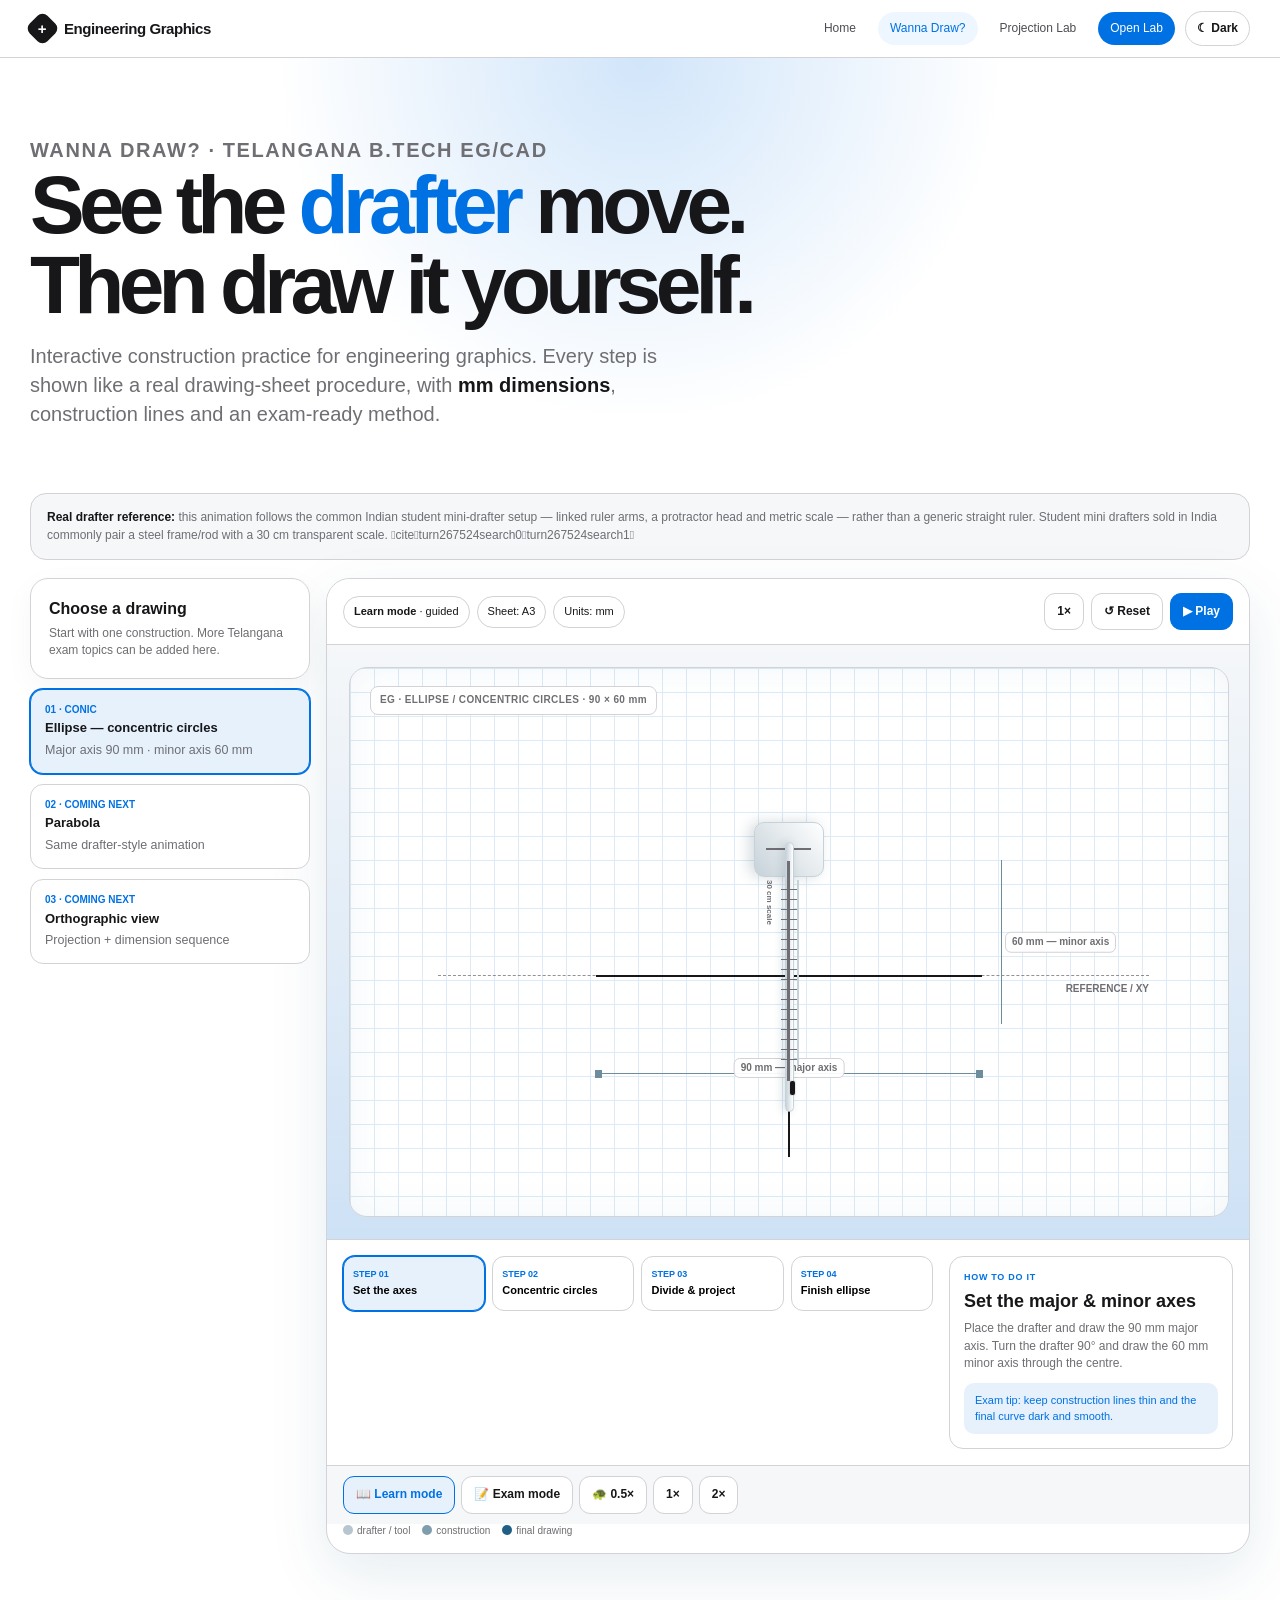
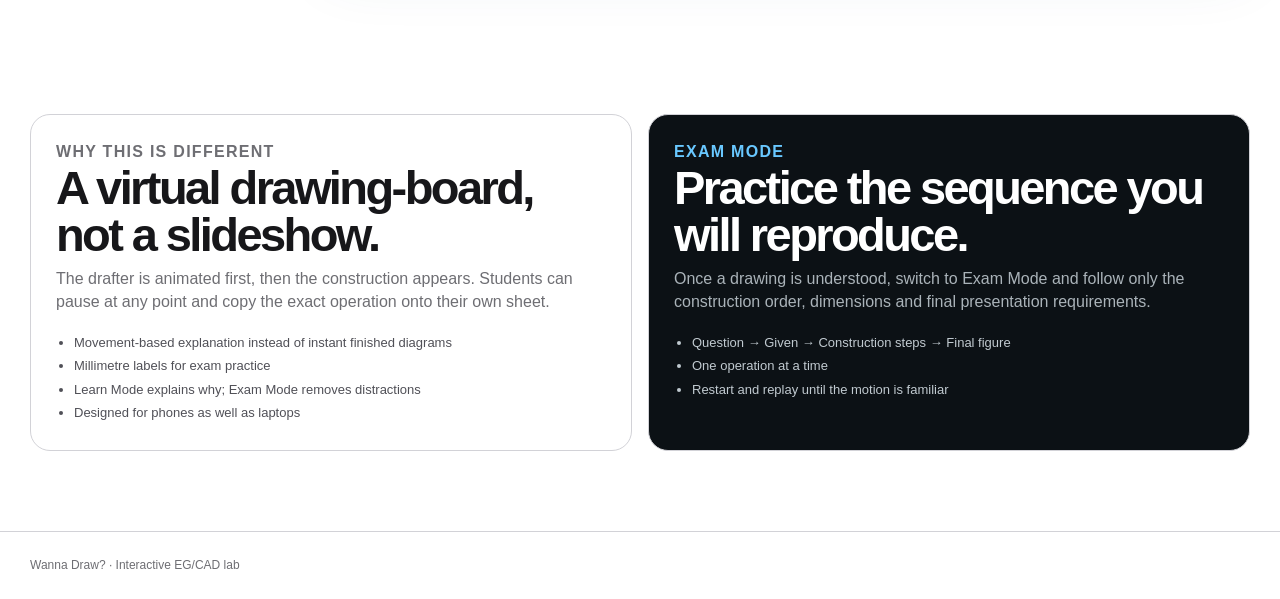
<file: wanna-draw/index.html>
<!doctype html>
<html lang="en">
<head>
<meta charset="utf-8">
<meta name="viewport" content="width=device-width, initial-scale=1">
<title>Wanna Draw? · Engineering Graphics Lab</title>
<meta name="description" content="Interactive Engineering Graphics drawing lab with a virtual drafter, millimetre-accurate constructions and exam mode.">
<style>
:root{--ink:#17171a;--muted:#6e6e73;--blue:#0071e3;--line:#d2d2d7;--wash:#f5f5f7;--paper:#fff;--grid:#dcebf5;--tool:#dae4ea;--tool-dark:#aebcc5;--green:#31a46c;--red:#d64d4d}
*{box-sizing:border-box}html{scroll-behavior:smooth}body{margin:0;color:var(--ink);background:#fff;font:15px/1.45 -apple-system,BlinkMacSystemFont,"Segoe UI",sans-serif}
a{color:inherit;text-decoration:none}button{font:inherit;cursor:pointer}.shell{width:min(1220px,calc(100% - 40px));margin:auto}
.nav{position:sticky;top:0;z-index:50;height:58px;background:rgba(255,255,255,.86);backdrop-filter:blur(18px);border-bottom:1px solid rgba(210,210,215,.72)}
.nav-inner{height:100%;display:flex;align-items:center;justify-content:space-between}.brand{display:flex;align-items:center;gap:9px;font-weight:700;letter-spacing:-.03em}.mark{width:25px;height:25px;display:grid;place-items:center;background:#17171a;color:#fff;border-radius:7px;transform:rotate(45deg)}.mark span{transform:rotate(-45deg)}
.nav-links{display:flex;gap:10px;align-items:center}.nav-links a{padding:8px 12px;border-radius:999px;font-size:12px;color:#4d4d53}.nav-links a:hover,.nav-links .active{background:#eef7ff;color:var(--blue)}.nav-links .cta-link{background:var(--blue);color:#fff}
.hero{padding:78px 0 36px;background:radial-gradient(circle at 50% 0,#e7f5ff,transparent 47%)}.eyebrow{margin:0 0 9px;color:var(--blue);font-size:12px;font-weight:800;letter-spacing:.08em;text-transform:uppercase}.hero h1{max-width:850px;margin:0 0 16px;font-size:clamp(45px,7vw,82px);line-height:.98;letter-spacing:-.07em}.hero p{max-width:690px;margin:0;color:var(--muted);font-size:20px}.hero b{color:var(--ink)}
.workspace{padding:28px 0 80px}.layout{display:grid;grid-template-columns:280px 1fr;gap:16px;align-items:start}
.side{position:sticky;top:78px;display:grid;gap:10px}.side-card{padding:18px;border:1px solid var(--line);border-radius:18px;background:var(--paper);box-shadow:0 8px 30px rgba(0,0,0,.04)}.side-card h3{margin:0 0 5px;font-size:16px}.side-card p{margin:0;color:var(--muted);font-size:12px}
.topic{display:block;width:100%;padding:13px 14px;border:1px solid var(--line);border-radius:13px;background:#fff;text-align:left}.topic.active{border-color:var(--blue);box-shadow:0 0 0 1px var(--blue);background:#f7fbff}.topic span{display:block;color:var(--blue);font-size:10px;font-weight:800;text-transform:uppercase}.topic b{display:block;margin-top:2px;font-size:13px}.topic small{color:var(--muted)}
.main-card{overflow:hidden;border:1px solid #d9e5ec;border-radius:24px;background:#f8fcff;box-shadow:0 20px 60px rgba(24,74,108,.10)}
.toolbar{display:flex;justify-content:space-between;gap:10px;align-items:center;padding:14px 16px;border-bottom:1px solid #d9e5ec;background:rgba(255,255,255,.78);backdrop-filter:blur(12px)}.toolbar-left,.toolbar-right{display:flex;gap:7px;align-items:center;flex-wrap:wrap}.pill{padding:7px 10px;border:1px solid var(--line);border-radius:999px;background:#fff;color:#4d4d53;font-size:11px}.pill strong{color:var(--ink)}
.btn{border:1px solid var(--line);border-radius:11px;padding:9px 12px;background:#fff;color:#303036;font-weight:650;font-size:12px}.btn:hover{transform:translateY(-1px);box-shadow:0 7px 18px rgba(0,0,0,.07)}.btn.primary{background:var(--blue);border-color:var(--blue);color:#fff}.btn.active{background:#eaf5ff;color:var(--blue);border-color:#9ed4f6}
.board-wrap{padding:22px;background:linear-gradient(180deg,#eef8ff,#eaf5fb)}.board{position:relative;aspect-ratio:16/10;min-height:550px;overflow:hidden;border:1px solid #cbdbe5;border-radius:18px;background-color:var(--paper);background-image:linear-gradient(var(--grid) 1px,transparent 1px),linear-gradient(90deg,var(--grid) 1px,transparent 1px);background-size:24px 24px;box-shadow:inset 0 0 40px rgba(60,125,165,.07)}
.sheet-label{position:absolute;top:18px;left:20px;padding:6px 9px;border-radius:8px;background:rgba(255,255,255,.9);border:1px solid #dfe9ef;color:#557080;font-size:10px;font-weight:800;letter-spacing:.04em}
.xy{position:absolute;left:10%;right:9%;top:56%;border-top:1.5px dashed #7a95a5;opacity:.75}.xy-label{position:absolute;right:9%;top:calc(56% + 7px);font-size:10px;font-weight:800;color:#607b8b}
.axis-line{position:absolute;height:2px;background:#33596d;transform-origin:0 50%;opacity:0;transition:opacity .3s}.axis-line.show{opacity:1}
.construct{position:absolute;stroke:#6d8d9d;stroke-width:1.5;stroke-dasharray:7 6;fill:none;opacity:0;transition:opacity .4s}.construct.show{opacity:.85}
.final-curve{position:absolute;left:50%;top:55%;width:420px;height:280px;transform:translate(-50%,-50%);border:3px solid #1f5f86;border-radius:50%;opacity:0;transition:opacity .6s;clip-path:inset(0)}.final-curve.show{opacity:1}
.drafter{position:absolute;left:20%;top:25%;width:310px;height:72px;transform-origin:18px 35px;opacity:0;transition:left .65s cubic-bezier(.22,1,.36,1),top .65s cubic-bezier(.22,1,.36,1),transform .65s cubic-bezier(.22,1,.36,1),opacity .3s}.drafter.show{opacity:1}
.drafter-base{position:absolute;left:20px;top:30px;width:270px;height:9px;background:linear-gradient(#e9eef1,#bcc9d0);border:1px solid #a8b8c2;border-radius:5px;box-shadow:0 3px 8px rgba(30,60,80,.15)}.drafter-head{position:absolute;left:0;top:0;width:55px;height:70px;background:linear-gradient(140deg,#f8fafb,#c6d2d9);border:1px solid #9eafb9;border-radius:10px;box-shadow:0 5px 14px rgba(30,60,80,.18)}.drafter-head:after{content:"";position:absolute;left:25px;top:12px;width:2px;height:45px;background:#708997}.drafter-arm{position:absolute;left:39px;top:34px;width:220px;height:3px;background:#6b7e89;transform-origin:left center}.pencil{position:absolute;left:259px;top:29px;width:14px;height:5px;border-radius:2px;background:#1b1b1d;box-shadow:0 0 0 1px rgba(0,0,0,.08)}
.measure{position:absolute;opacity:0;transition:opacity .35s}.measure.show{opacity:1}.measure-line{position:absolute;height:1px;background:#4f7b91}.measure-arrow{position:absolute;width:0;height:0;border-top:4px solid transparent;border-bottom:4px solid transparent}.measure-text{position:absolute;padding:2px 6px;border-radius:6px;background:#fff;border:1px solid #cfe1eb;color:#3e6477;font-size:10px;font-weight:800;white-space:nowrap}
.measure-major{left:28%;top:72%;width:44%;height:24px}.measure-major .measure-line{left:0;right:0;top:10px}.measure-major .l{left:-1px;top:7px;border-right:7px solid #4f7b91}.measure-major .r{right:-1px;top:7px;border-left:7px solid #4f7b91}.measure-major .measure-text{left:50%;top:-5px;transform:translateX(-50%)}
.measure-minor{left:73%;top:35%;width:24px;height:30%}.measure-minor .measure-line{left:10px;top:0;bottom:0;width:1px;height:auto}.measure-minor .l{left:7px;top:-1px;border-bottom:7px solid #4f7b91}.measure-minor .r{left:7px;bottom:-1px;border-top:7px solid #4f7b91}.measure-minor .measure-text{left:14px;top:50%;transform:translateY(-50%)}
.step-panel{display:grid;grid-template-columns:1.35fr .65fr;gap:16px;padding:16px;border-top:1px solid #d9e5ec;background:#fff}
.step-list{display:grid;grid-template-columns:repeat(4,1fr);gap:7px}.step-btn{padding:11px 9px;border:1px solid var(--line);border-radius:12px;background:#fff;text-align:left}.step-btn.active{border-color:var(--blue);box-shadow:0 0 0 1px var(--blue);background:#f7fbff}.step-btn span{display:block;color:var(--blue);font-size:9px;font-weight:800}.step-btn b{display:block;font-size:11px;margin-top:2px}
.instructions{padding:14px;border:1px solid var(--line);border-radius:14px;background:#fbfbfc}.instructions .label{color:var(--blue);font-size:9px;font-weight:800;letter-spacing:.08em;text-transform:uppercase}.instructions h3{margin:4px 0 6px;font-size:18px}.instructions p{margin:0;color:var(--muted);font-size:12px}.exam-note{margin-top:10px;padding:10px 11px;border-radius:10px;background:#eef7ff;color:#24648f;font-size:11px}
.mode{display:flex;gap:6px;padding:10px 16px;border-top:1px solid #d9e5ec;background:#f7fbfd}.mode button{flex:0 0 auto}
.legend{display:flex;gap:12px;flex-wrap:wrap;padding:0 16px 15px;color:#607b8b;font-size:10px}.legend i{display:inline-block;width:10px;height:10px;border-radius:50%;vertical-align:-1px;margin-right:4px}.dot-tool{background:#b7c6ce}.dot-construct{background:#7f9dac}.dot-final{background:#1f5f86}
.teacher{padding:80px 0}.teacher-grid{display:grid;grid-template-columns:1fr 1fr;gap:16px}.info{padding:25px;border:1px solid var(--line);border-radius:20px}.info h2{margin:0 0 9px;font-size:clamp(31px,4vw,47px);line-height:1;letter-spacing:-.055em}.info p{margin:0;color:var(--muted);font-size:16px}.info ul{margin:18px 0 0;padding-left:18px;color:#505057;font-size:13px;line-height:1.8}.exam-card{background:#0c1115;color:#fff;border-color:#0c1115}.exam-card p{color:#aab3b9}.exam-card b{color:#fff}
footer{border-top:1px solid var(--line);padding:25px 0;color:var(--muted);font-size:12px}
@media(max-width:900px){.layout{grid-template-columns:1fr}.side{position:static;grid-template-columns:repeat(2,1fr)}.side-card{grid-column:1/-1}.step-panel{grid-template-columns:1fr}.teacher-grid{grid-template-columns:1fr}}
@media(max-width:680px){.shell{width:calc(100% - 22px)}.nav-links a:not(.cta-link){display:none}.nav-links .cta-link{padding:8px 10px}.hero{padding:55px 0 24px}.hero h1{font-size:43px}.hero p{font-size:17px}.workspace{padding-top:17px}.side{grid-template-columns:1fr}.board-wrap{padding:10px}.board{min-height:410px;background-size:18px 18px}.drafter{transform-origin:12px 26px;scale:.72}.final-curve{width:255px;height:180px}.step-list{grid-template-columns:1fr 1fr}.toolbar{align-items:flex-start}.toolbar-right .pill{display:none}.measure-major{left:20%;width:58%}.measure-minor{left:76%}}
</style><style>
:root{--bg:#fff;--surface:#fff;--surface2:#f5f7f9;--ink:#17171a;--muted:#6e6e73;--line:#d2d2d7;--blue:#0071e3;--grid:#dcebf5;--tool:#c6d2d9;--construct:#6d8d9d;--final:#1f5f86}
body.dark{--bg:#08090b;--surface:#111317;--surface2:#151920;--ink:#f4f4f5;--muted:#a1a1aa;--line:#2b3037;--blue:#5bc4ff;--grid:#182630;--tool:#788791;--construct:#91a7b4;--final:#69c8ff}
body{background:var(--bg);color:var(--ink);transition:background .25s,color .25s}
.nav{background:color-mix(in srgb,var(--bg) 88%,transparent);border-color:var(--line)}
.side-card,.topic,.main-card,.toolbar,.step-panel,.instructions,.btn,.pill{background:var(--surface);color:var(--ink);border-color:var(--line)}
.topic.active,.step-btn.active,.btn.active{background:color-mix(in srgb,var(--blue) 10%,var(--surface));border-color:var(--blue)}
.hero{background:radial-gradient(circle at 50% 0,color-mix(in srgb,var(--blue) 18%,transparent),transparent 48%)}
.board-wrap{background:linear-gradient(180deg,var(--surface2),color-mix(in srgb,var(--surface2) 84%,var(--blue)))}
.board{background-color:var(--surface);background-image:linear-gradient(var(--grid) 1px,transparent 1px),linear-gradient(90deg,var(--grid) 1px,transparent 1px);border-color:var(--line)}
.sheet-label,.measure-text{background:color-mix(in srgb,var(--surface) 94%,transparent);border-color:var(--line);color:var(--muted)}
.xy{border-color:var(--muted)}.xy-label{color:var(--muted)}
.axis-line{background:var(--ink)}.construct{stroke:var(--construct)}.final-curve{border-color:var(--final)}
.drafter-base{background:linear-gradient(var(--surface),var(--tool));border-color:var(--tool);}.drafter-head{background:linear-gradient(140deg,var(--surface),var(--tool));border-color:var(--tool)}
.drafter-arm,.drafter-head:after{background:var(--muted)}.pencil{background:var(--ink)}
.measure-line{background:var(--construct)}.measure-arrow{border-right-color:var(--construct)!important;border-left-color:var(--construct)!important;border-top-color:var(--construct)!important;border-bottom-color:var(--construct)!important}
.exam-note{background:color-mix(in srgb,var(--blue) 10%,var(--surface));color:var(--blue)}
.mode{background:var(--surface2);border-color:var(--line)}.legend{color:var(--muted)}
.info{background:var(--surface);border-color:var(--line)}.exam-card{background:#0c1115;color:#fff}.exam-card p{color:#aab3b9}
.theme-toggle{border:1px solid var(--line);background:var(--surface);color:var(--ink);border-radius:999px;padding:8px 11px;font-size:12px;font-weight:700}
.tool-reference{margin:0 0 18px;padding:14px 16px;border:1px solid var(--line);border-radius:16px;background:var(--surface2);color:var(--muted);font-size:12px;line-height:1.55}.tool-reference b{color:var(--ink)}
.drafter .graduations{position:absolute;left:58px;top:25px;width:185px;height:18px;border-top:2px solid var(--tool);background:repeating-linear-gradient(90deg,transparent 0 9px,var(--muted) 9px 10px)}
.drafter .graduations:after{content:"30 cm scale";position:absolute;left:0;top:22px;color:var(--muted);font-size:8px;font-weight:700}
@media(max-width:680px){.theme-toggle{padding:8px 9px}.tool-reference{font-size:11px}}
</style>
</head>
<body>
<header class="nav"><div class="shell nav-inner"><a class="brand" href="../index.html"><span class="mark"><span>+</span></span>Engineering Graphics</a><div class="nav-links"><a href="../index.html">Home</a><a class="active" href="#top">Wanna Draw?</a><a href="../index.html#projection-lab">Projection Lab</a><a class="cta-link" href="#drawer">Open Lab</a><button class="theme-toggle" id="themeToggle" type="button" aria-label="Toggle dark and light mode">☾ Dark</button></div></div></header>
<main id="top">
<section class="hero"><div class="shell"><p class="eyebrow">Wanna Draw? · Telangana B.Tech EG/CAD</p><h1>See the <span style="color:var(--blue)">drafter</span> move.<br>Then draw it yourself.</h1><p>Interactive construction practice for engineering graphics. Every step is shown like a real drawing-sheet procedure, with <b>mm dimensions</b>, construction lines and an exam-ready method.</p></div></section>
<section class="workspace" id="drawer"><div class="shell"><div class="tool-reference"><b>Real drafter reference:</b> this animation follows the common Indian student mini-drafter setup — linked ruler arms, a protractor head and metric scale — rather than a generic straight ruler. Student mini drafters sold in India commonly pair a steel frame/rod with a 30 cm transparent scale. citeturn267524search0turn267524search1</div></div><div class="shell layout">
<aside class="side">
<div class="side-card"><h3>Choose a drawing</h3><p>Start with one construction. More Telangana exam topics can be added here.</p></div>
<button class="topic active" data-topic="ellipse"><span>01 · Conic</span><b>Ellipse — concentric circles</b><small>Major axis 90 mm · minor axis 60 mm</small></button>
<button class="topic" data-topic="coming"><span>02 · Coming next</span><b>Parabola</b><small>Same drafter-style animation</small></button>
<button class="topic" data-topic="coming"><span>03 · Coming next</span><b>Orthographic view</b><small>Projection + dimension sequence</small></button>
</aside>
<section class="main-card">
<div class="toolbar"><div class="toolbar-left"><span class="pill"><strong>Learn mode</strong> · guided</span><span class="pill">Sheet: A3</span><span class="pill">Units: mm</span></div><div class="toolbar-right"><button class="btn" id="speedBtn">1×</button><button class="btn" id="resetBtn">↺ Reset</button><button class="btn primary" id="playBtn">▶ Play</button></div></div>
<div class="board-wrap"><div class="board" id="board">
<div class="sheet-label">EG · ELLIPSE / CONCENTRIC CIRCLES · 90 × 60 mm</div><div class="xy"></div><div class="xy-label">REFERENCE / XY</div>
<div class="axis-line" id="majorAxis" style="left:28%;top:56%;width:44%;transform:rotate(0deg)"></div>
<div class="axis-line" id="minorAxis" style="left:50%;top:41%;width:30%;transform:rotate(90deg)"></div>
<svg class="construct" id="circleA" viewBox="0 0 600 400" preserveAspectRatio="none" style="left:0;top:0;width:100%;height:100%"><ellipse cx="300" cy="220" rx="190" ry="125"></ellipse></svg>
<svg class="construct" id="circleB" viewBox="0 0 600 400" preserveAspectRatio="none" style="left:0;top:0;width:100%;height:100%"><ellipse cx="300" cy="220" rx="122" ry="82"></ellipse></svg>
<svg class="construct" id="divisions" viewBox="0 0 600 400" preserveAspectRatio="none" style="left:0;top:0;width:100%;height:100%"><path d="M175 130L425 310M175 310L425 130M300 95L300 345M175 220L425 220"></path></svg>
<div class="final-curve" id="finalCurve"></div>
<div class="measure measure-major" id="majorMeasure"><div class="measure-line"></div><i class="measure-arrow l"></i><i class="measure-arrow r"></i><span class="measure-text">90 mm — major axis</span></div>
<div class="measure measure-minor" id="minorMeasure"><div class="measure-line"></div><i class="measure-arrow l"></i><i class="measure-arrow r"></i><span class="measure-text">60 mm — minor axis</span></div>
<div class="drafter" id="drafter"><div class="drafter-head"></div><div class="drafter-base"></div><div class="drafter-arm"></div><div class="graduations"></div><div class="pencil"></div></div>
</div></div>
<div class="step-panel"><div><div class="step-list" id="stepList">
<button class="step-btn active" data-step="1"><span>STEP 01</span><b>Set the axes</b></button>
<button class="step-btn" data-step="2"><span>STEP 02</span><b>Concentric circles</b></button>
<button class="step-btn" data-step="3"><span>STEP 03</span><b>Divide & project</b></button>
<button class="step-btn" data-step="4"><span>STEP 04</span><b>Finish ellipse</b></button>
</div></div>
<div class="instructions"><div class="label">How to do it</div><h3 id="stepTitle">Set the major & minor axes</h3><p id="stepText">Place the drafter and draw the 90 mm major axis. Then turn the drafter 90° and draw the 60 mm minor axis through the centre.</p><div class="exam-note" id="examNote">Exam tip: keep construction lines thin and the final curve dark and smooth.</div></div></div>
<div class="mode"><button class="btn active" id="learnBtn">📖 Learn mode</button><button class="btn" id="examBtn">📝 Exam mode</button><button class="btn" id="slowBtn">🐢 0.5×</button><button class="btn" id="normalBtn">1×</button><button class="btn" id="fastBtn">2×</button></div>
<div class="legend"><span><i class="dot-tool"></i>drafter / tool</span><span><i class="dot-construct"></i>construction</span><span><i class="dot-final"></i>final drawing</span></div>
</section></div></section>
<section class="teacher"><div class="shell teacher-grid">
<div class="info"><p class="eyebrow">Why this is different</p><h2>A virtual drawing-board, not a slideshow.</h2><p>The drafter is animated first, then the construction appears. Students can pause at any point and copy the exact operation onto their own sheet.</p><ul><li>Movement-based explanation instead of instant finished diagrams</li><li>Millimetre labels for exam practice</li><li>Learn Mode explains why; Exam Mode removes distractions</li><li>Designed for phones as well as laptops</li></ul></div>
<div class="info exam-card"><p class="eyebrow" style="color:#69c8ff">Exam mode</p><h2>Practice the sequence you will reproduce.</h2><p>Once a drawing is understood, switch to Exam Mode and follow only the construction order, dimensions and final presentation requirements.</p><ul style="color:#c1cad0"><li>Question → Given → Construction steps → Final figure</li><li>One operation at a time</li><li>Restart and replay until the motion is familiar</li></ul></div>
</div></section>
</main>
<footer><div class="shell">Wanna Draw? · Interactive EG/CAD lab</div></footer>
<script>
const state={step:1,playing:false,speed:1,exam:false,timer:null};
const themeBtn=document.getElementById("themeToggle");
const savedTheme=localStorage.getItem("eg-theme"); if(savedTheme==="dark"){document.body.classList.add("dark");}
function syncTheme(){themeBtn.textContent=document.body.classList.contains("dark")?"☀ Light":"☾ Dark";}
syncTheme(); themeBtn.onclick=()=>{document.body.classList.toggle("dark");localStorage.setItem("eg-theme",document.body.classList.contains("dark")?"dark":"light");syncTheme();};
const el=id=>document.getElementById(id);
const drafter=el('drafter'), major=el('majorAxis'), minor=el('minorAxis'), circleA=el('circleA'), circleB=el('circleB'), divisions=el('divisions'), finalCurve=el('finalCurve'), majorMeasure=el('majorMeasure'), minorMeasure=el('minorMeasure');
const titles={1:'Set the major & minor axes',2:'Build the concentric circles',3:'Divide the circles and project points',4:'Join points with a smooth ellipse'};
const texts={1:'Place the drafter and draw the 90 mm major axis. Turn the drafter 90° and draw the 60 mm minor axis through the centre.',2:'Using the common centre, draw the outer and inner construction circles that establish the major and minor dimensions.',3:'Divide the circles into equal parts and project corresponding points between the circles. Keep these construction lines light.',4:'Use the projected points as guides and draw one continuous smooth ellipse. Darken only the final curve.'};
const notes={1:'Exam tip: keep construction lines thin and the final curve dark and smooth.',2:'Exam tip: both construction circles share the same centre as the ellipse.',3:'Exam tip: divide consistently; accuracy of corresponding points matters more than speed.',4:'Exam tip: avoid a segmented-looking curve. Use a smooth, continuous final line.'};
function setStage(s){
  state.step=s;
  document.querySelectorAll('.step-btn').forEach(b=>b.classList.toggle('active',+b.dataset.step===s));
  el('stepTitle').textContent=titles[s]; el('stepText').textContent=texts[s]; el('examNote').textContent=notes[s];
  [major,minor,circleA,circleB,divisions,finalCurve,majorMeasure,minorMeasure].forEach(x=>x.classList.remove('show'));
  drafter.classList.remove('show');
  if(s===1){drafter.classList.add('show');drafter.style.left='22%';drafter.style.top='48%';drafter.style.transform='rotate(0deg)';major.classList.add('show');majorMeasure.classList.add('show');setTimeout(()=>{drafter.style.left='48%';drafter.style.top='25%';drafter.style.transform='rotate(90deg)'},420);setTimeout(()=>{minor.classList.add('show');minorMeasure.classList.add('show')},650)}
  if(s===2){drafter.classList.add('show');drafter.style.left='27%';drafter.style.top='30%';drafter.style.transform='rotate(0deg)';major.classList.add('show');minor.classList.add('show');circleA.classList.add('show');circleB.classList.add('show');majorMeasure.classList.add('show');minorMeasure.classList.add('show')}
  if(s===3){major.classList.add('show');minor.classList.add('show');circleA.classList.add('show');circleB.classList.add('show');divisions.classList.add('show');majorMeasure.classList.add('show');minorMeasure.classList.add('show');drafter.classList.add('show');drafter.style.left='63%';drafter.style.top='28%';drafter.style.transform='rotate(90deg)'}
  if(s===4){major.classList.add('show');minor.classList.add('show');circleA.classList.add('show');circleB.classList.add('show');divisions.classList.add('show');majorMeasure.classList.add('show');minorMeasure.classList.add('show');finalCurve.classList.add('show');drafter.classList.add('show');drafter.style.left='63%';drafter.style.top='28%';drafter.style.transform='rotate(90deg)'}
}
function next(){setStage(state.step<4?state.step+1:1)}
function play(){state.playing=true;el('playBtn').textContent='⏸ Pause';clearInterval(state.timer);setStage(1);state.timer=setInterval(()=>{if(state.step<4){setStage(state.step+1)}else{clearInterval(state.timer);state.playing=false;el('playBtn').textContent='▶ Play'}},1700/state.speed)}
el('playBtn').onclick=()=>{if(state.playing){clearInterval(state.timer);state.playing=false;el('playBtn').textContent='▶ Play'}else play()}
el('resetBtn').onclick=()=>{clearInterval(state.timer);state.playing=false;el('playBtn').textContent='▶ Play';setStage(1)}
document.querySelectorAll('.step-btn').forEach(b=>b.onclick=()=>setStage(+b.dataset.step));
document.querySelectorAll('.topic').forEach(t=>t.onclick=()=>{document.querySelectorAll('.topic').forEach(x=>x.classList.remove('active'));t.classList.add('active');if(t.dataset.topic!=='ellipse'){alert('This topic is queued next. The same drafter animation engine will be reused.')}})
document.querySelectorAll('.mode button').forEach(b=>b.onclick=()=>{if(b===el('slowBtn'))state.speed=.5;if(b===el('normalBtn'))state.speed=1;if(b===el('fastBtn'))state.speed=2;if(b===el('learnBtn')){state.exam=false;el('learnBtn').classList.add('active');el('examBtn').classList.remove('active');el('examNote').textContent=notes[state.step]}if(b===el('examBtn')){state.exam=true;el('examBtn').classList.add('active');el('learnBtn').classList.remove('active');el('examNote').textContent='Exam mode: reproduce only the visible operation, measurement and final-line weight.'}})
el('speedBtn').onclick=()=>{state.speed=state.speed===1?.5:state.speed===.5?2:1;el('speedBtn').textContent=state.speed+'×'}
setStage(1);
</script>
</body>
</html>
</file>
